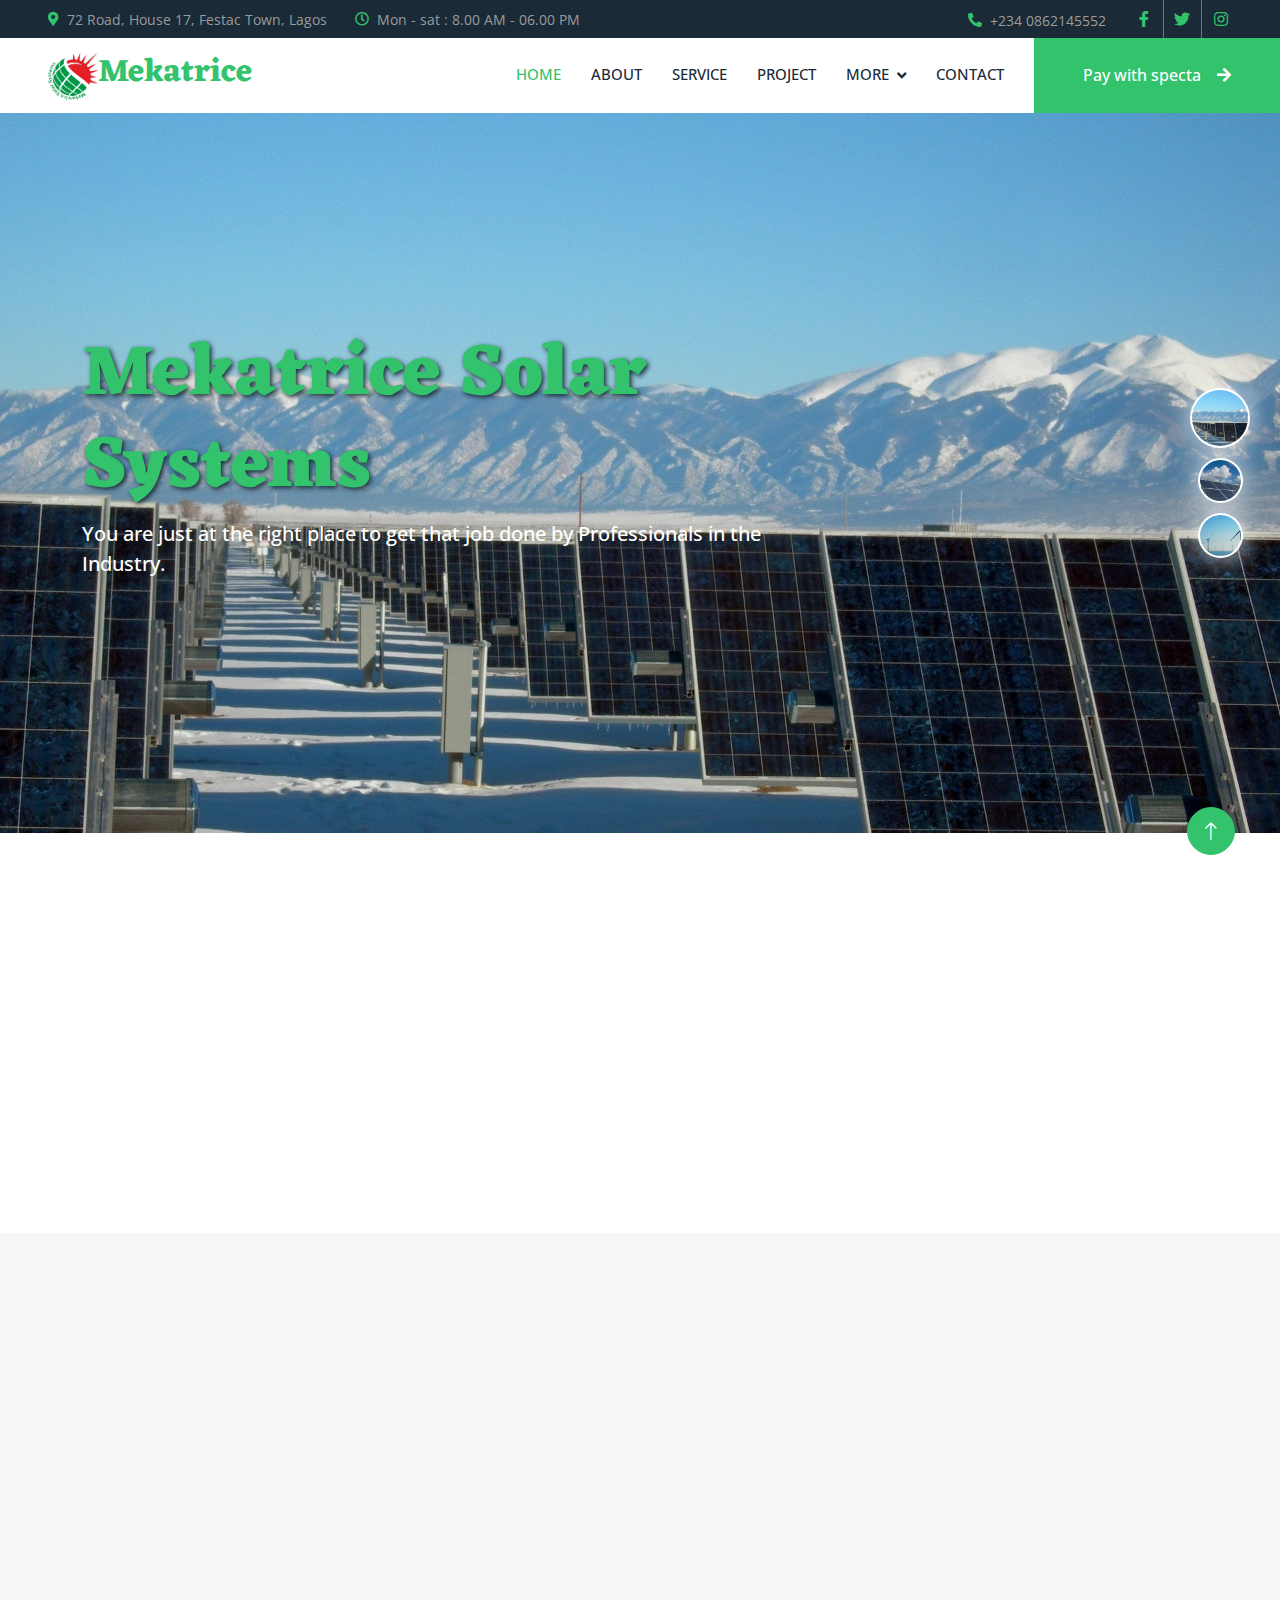
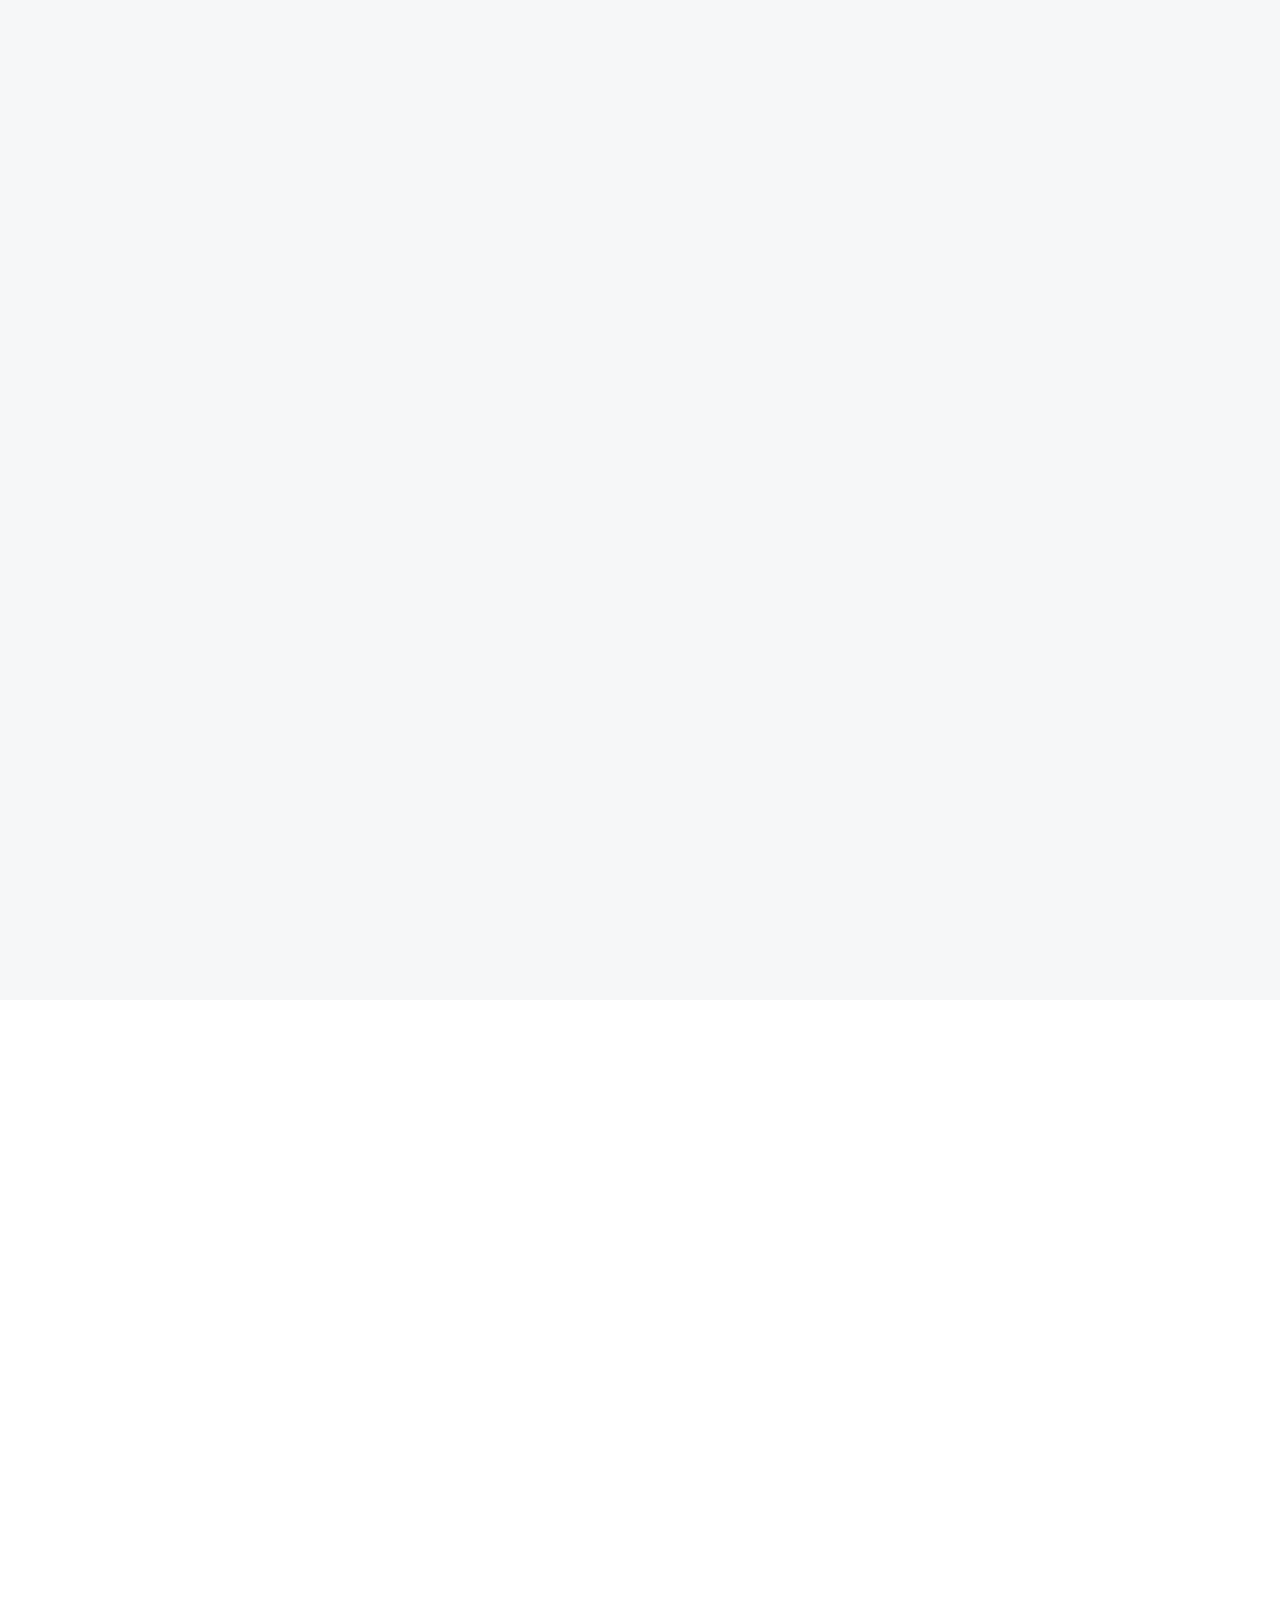
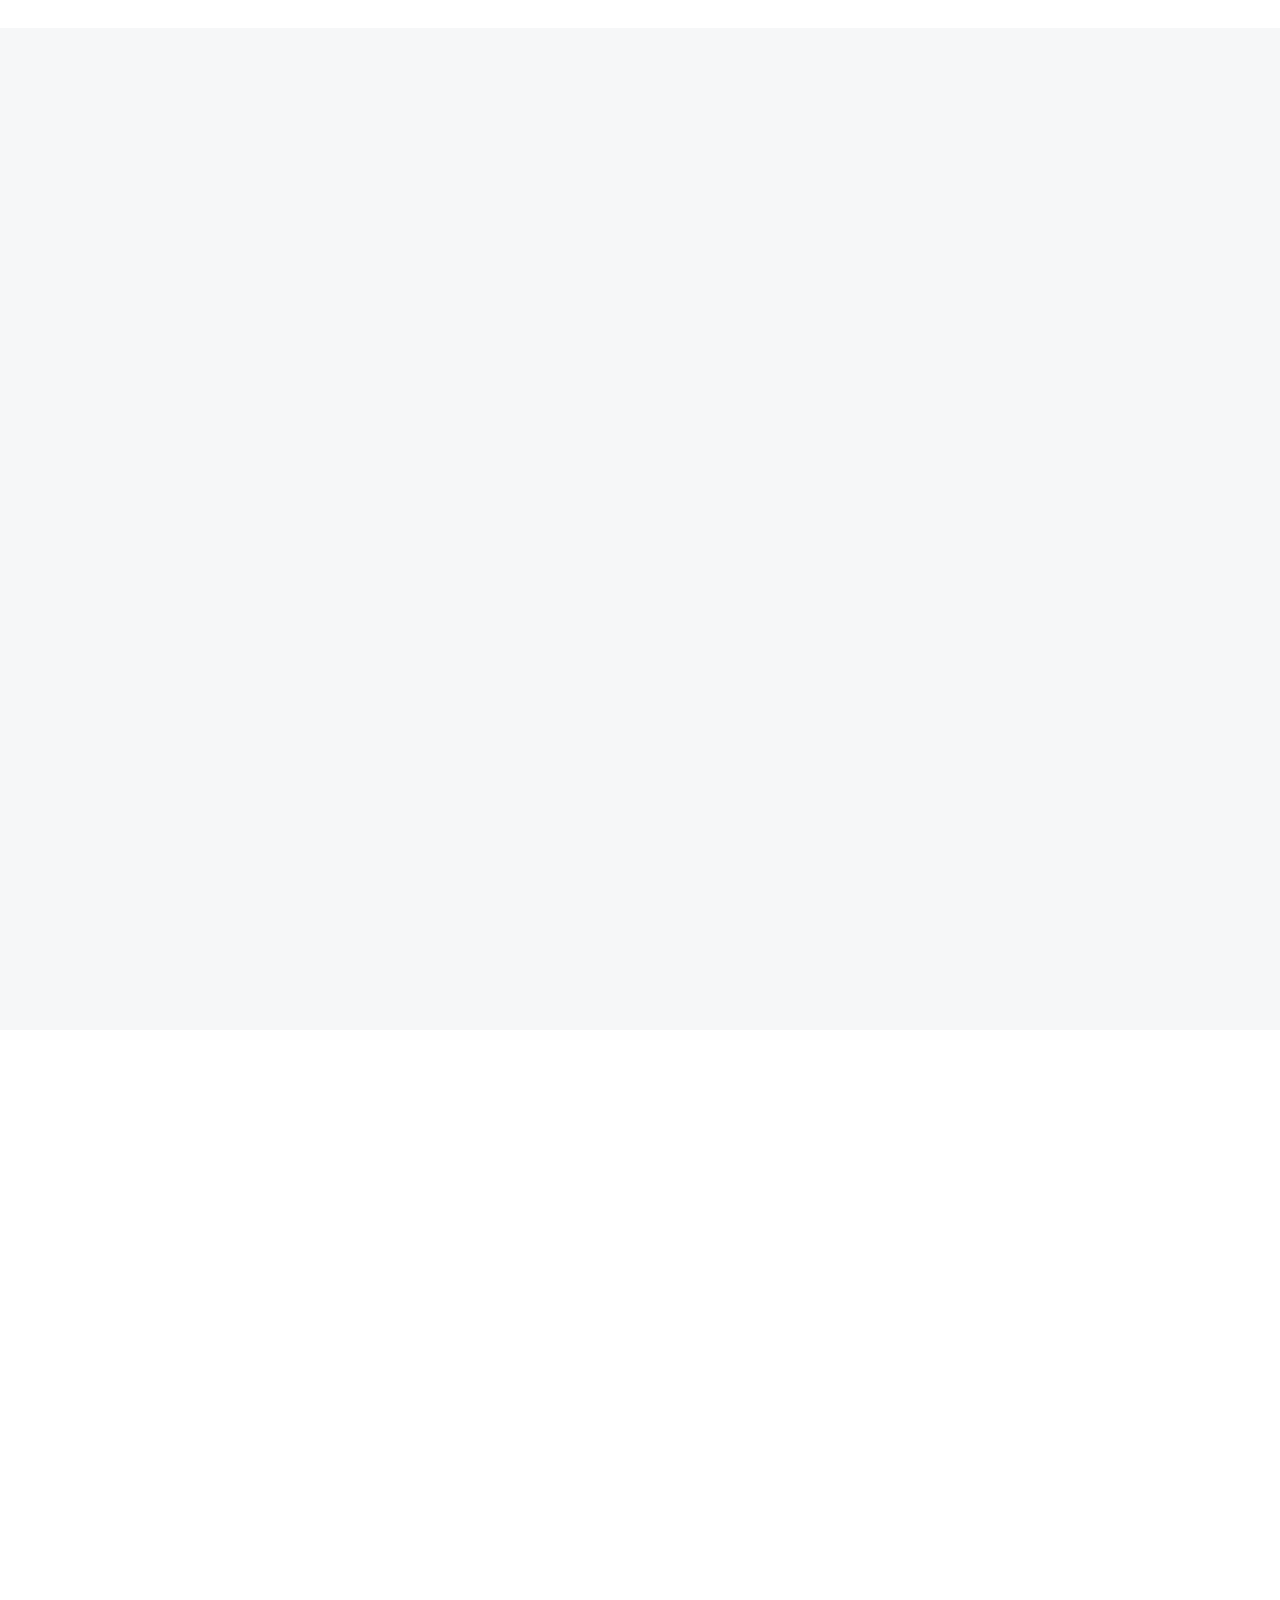
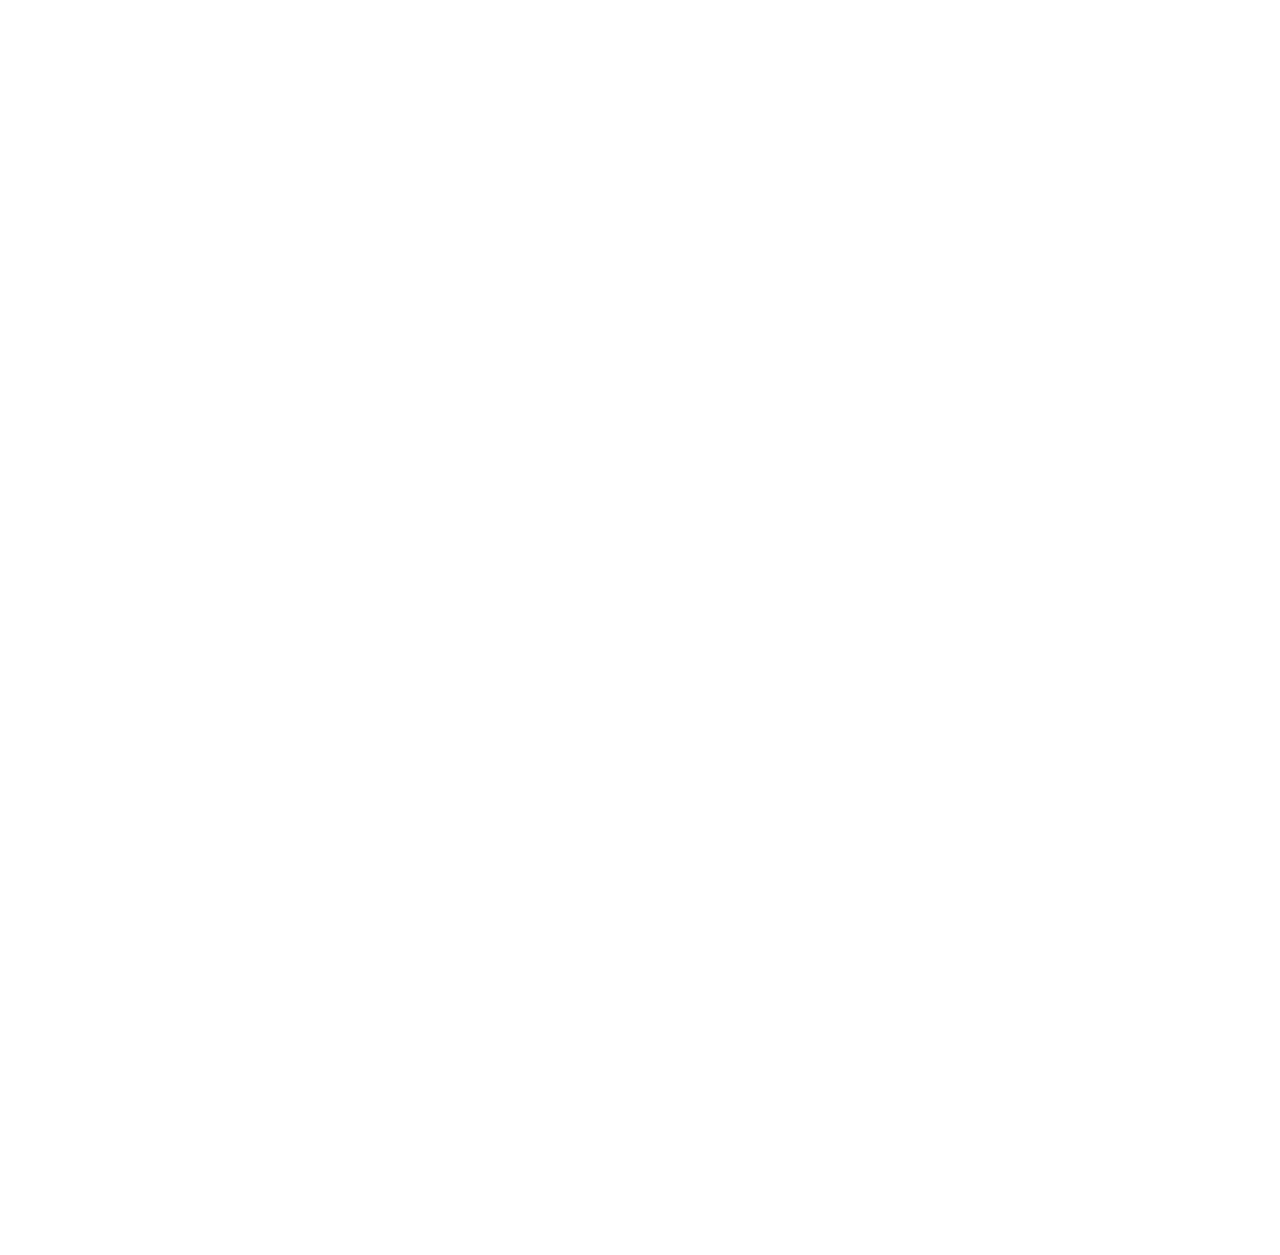
<file: index.html>
<!DOCTYPE html>
<html lang="en">

<head>
    <meta charset="utf-8">
    <title>Mekatrice - Solar and Renewable Energy</title>
    <meta content="width=device-width, initial-scale=1.0" name="viewport">
    <meta content="" name="Solar system, solar, solar panel, csp, renewable energy, solar lights, mekatrice, mekatrice solar, mekatrice solar system, solar charger, solar cell, inverter, solar companies in nigeria, nigeria solar companies, nigeria solar company, best solar company in nigeria, solar company in lagos, lagos solar company.">
    <meta content="" name="9ja number 1 solar company you can trust. Get highly durable and quality solar installation in your home by mekatrice solar system.">

    <!-- Favicon -->
    <link href="logo.png" rel="icon">

    <!-- Google Web Fonts -->
    <link rel="preconnect" href="https://fonts.googleapis.com">
    <link rel="preconnect" href="https://fonts.gstatic.com" crossorigin>
    <link href="https://fonts.googleapis.com/css2?family=Open+Sans:wght@400;500&family=Roboto:wght@500;700;900&display=swap" rel="stylesheet"> 
    <link rel="preconnect" href="https://fonts.googleapis.com">
    <link rel="preconnect" href="https://fonts.gstatic.com" crossorigin>
    <link href="https://fonts.googleapis.com/css2?family=Eczar&display=swap" rel="stylesheet">

    <!-- Icon Font Stylesheet -->
    <link href="https://cdnjs.cloudflare.com/ajax/libs/font-awesome/5.10.0/css/all.min.css" rel="stylesheet">
    <link href="https://cdn.jsdelivr.net/npm/bootstrap-icons@1.4.1/font/bootstrap-icons.css" rel="stylesheet">

    <!-- Libraries Stylesheet -->
    <link href="lib/animate/animate.min.css" rel="stylesheet">
    <link href="lib/owlcarousel/assets/owl.carousel.min.css" rel="stylesheet">
    <link href="lib/lightbox/css/lightbox.min.css" rel="stylesheet">

    <!-- Customized Bootstrap Stylesheet -->
    <link href="css/bootstrap.min.css" rel="stylesheet">

    <!-- Template Stylesheet -->
    <link href="css/style.css" rel="stylesheet">
</head>

<body>
    <!-- Spinner Start -->
    <div id="spinner" class="show bg-white position-fixed translate-middle w-100 vh-100 top-50 start-50 d-flex align-items-center justify-content-center">
        <div class="spinner-border text-primary" style="width: 3rem; height: 3rem;" role="status">
            <span class="sr-only">Loading...</span>
        </div>
    </div>
    <!-- Spinner End -->


    <!-- Topbar Start -->
    <div class="container-fluid bg-dark p-0">
        <div class="row gx-0 d-none d-lg-flex">
            <div class="col-lg-7 px-5 text-start">
                <div class="h-100 d-inline-flex align-items-center me-4">
                    <small class="fa fa-map-marker-alt text-primary me-2"></small>
                    <small>72 Road, House 17, Festac Town, Lagos</small>
                </div>
                <div class="h-100 d-inline-flex align-items-center">
                    <small class="far fa-clock text-primary me-2"></small>
                    <small>Mon - sat : 8.00 AM - 06.00 PM</small>
                </div>
            </div>
            <div class="col-lg-5 px-5 text-end">
                <div class="h-100 d-inline-flex align-items-center me-4">
                    <small class="fa fa-phone-alt text-primary me-2"></small>
                    <small>+234 0862145552</small>
                </div>
                <div class="h-100 d-inline-flex align-items-center mx-n2">
                    <a class="btn btn-square btn-link rounded-0 border-0 border-end border-secondary" href="https://www.facebook.com/mekatricesolarsystems"><i class="fab fa-facebook-f"></i></a>
                    <a class="btn btn-square btn-link rounded-0 border-0 border-end border-secondary" href="https://twitter.com/Mekatricesolar?t=bTSNY7cfKp7Juy4iI0xN5g&s=09"><i class="fab fa-twitter"></i></a>
                   <!--- <a class="btn btn-square btn-link rounded-0 border-0 border-end border-secondary" href=""><i class="fab fa-linkedin-in"></i></a>-->
                    <a class="btn btn-square btn-link rounded-0" href="https://www.instagram.com/mekatricesolarsystem?igshid=YmMyMTA2M2Y="><i class="fab fa-instagram"></i></a>
                </div>
            </div>
        </div>
    </div>
    <!-- Topbar End -->


    <!-- Navbar Start -->
    <nav class="navbar navbar-expand-lg bg-white navbar-light sticky-top p-0">
        <a href="index.html" class="navbar-brand d-flex align-items-center px-4 px-lg-5">
            <img src="logo.png" alt="Mekatrice Logo">
            <h2 class="m-o text-primary"><span style="font-family: 'Eczar', serif;">Mekatrice<br></span></h2>
        </a>
        <button type="button" class="navbar-toggler me-4" data-bs-toggle="collapse" data-bs-target="#navbarCollapse">
            <span class="navbar-toggler-icon"></span>
        </button>
        <div class="collapse navbar-collapse" id="navbarCollapse">
            <div class="navbar-nav ms-auto p-4 p-lg-0">
                <a href="index.html" class="nav-item nav-link active">Home</a>
                <a href="about.html" class="nav-item nav-link">About</a>
                <a href="service.html" class="nav-item nav-link">Service</a>
                <a href="project.html" class="nav-item nav-link">Project</a>
                <div class="nav-item dropdown">
                    <a href="#" class="nav-link dropdown-toggle" data-bs-toggle="dropdown">More</a>
                    <div class="dropdown-menu bg-light m-0">
                        <a href="feature.html" class="dropdown-item">Feature</a>
                        <a href="quote.html" class="dropdown-item">FAQ</a>
                        <a href="team.html" class="dropdown-item">Our Team</a>
                        <a href="testimonial.html" class="dropdown-item">Testimonial</a>
                        <a href="pay.html" class="dropdown-item">Pay with specta</a>
                        <a href="packages.html" class="dropdown-item">packages</a>
                    </div>
                </div>
                <a href="contact.html" class="nav-item nav-link">Contact</a>
            </div>
            <a href="pay.html" class="btn btn-primary rounded-0 py-4 px-lg-5 d-none d-lg-block">Pay with specta<i class="fa fa-arrow-right ms-3"></i></a>
        </div>
    </nav>
    <!-- Navbar End -->


    <!-- Carousel Start -->
    <div class="container-fluid p-0 pb-5 wow fadeIn" data-wow-delay="0.1s">
        <div class="owl-carousel header-carousel position-relative">
            <div class="owl-carousel-item position-relative" data-dot="<img src='img/carousel-1.jpg'>">
                <img class="img-fluid" src="img/carousel-1.jpg" alt="">
                <div class="owl-carousel-inner">
                    <div class="container">
                        <div class="row justify-content-start">
                            <div class="col-10 col-lg-8">
                                <h1 class="display-2 text-white animated slideInDown"><span style="font-family: 'Eczar', serif; color: #32C36C; text-shadow:2px 2px 5px #1A2A36;">Mekatrice Solar Systems</span></h1>
                                <p class="fs-5 fw-medium text-white mb-4 pb-3">You are just at the right place to get that job done by Professionals in the Industry.</p>
                            </div>
                        </div>
                    </div>
                </div>
            </div>
            <div class="owl-carousel-item position-relative" data-dot="<img src='img/carousel-2.jpg'>">
                <img class="img-fluid" src="img/carousel-2.jpg" alt="">
                <div class="owl-carousel-inner">
                    <div class="container">
                        <div class="row justify-content-start">
                            <div class="col-10 col-lg-8">
                                <h1 class="display-2 text-white animated slideInDown"><span style="font-family: 'Eczar', serif; color:#32C36C; text-shadow:2px 2px 5px #1A2A36;">Mekatrice Solar Systems</span></h1>
                                <p class="fs-5 fw-medium text-white mb-4 pb-3">Building the society for a better future.</p>
    
                            </div>
                        </div>
                    </div>
                </div>
            </div>
            <div class="owl-carousel-item position-relative" data-dot="<img src='img/carousel-3.jpg'>">
                <img class="img-fluid" src="img/carousel-3.jpg" alt="">
                <div class="owl-carousel-inner">
                    <div class="container">
                        <div class="row justify-content-start">
                            <div class="col-10 col-lg-8">
                                <h1 class="display-2 text-white animated slideInDown"><span style="font-family: 'Eczar', serif; color: #32C36C; text-shadow:2px 2px 5px #1A2A36;">Mekatrice Solar Systems</span></h1>
                                <p class="fs-5 fw-medium text-white mb-4 pb-3">With the best and highly skilled workers at your services.</p>
                                <a href="about.html" class="btn btn-primary rounded-pill py-3 px-5 animated slideInLeft">Read More</a>
                            </div>
                        </div>
                    </div>
                </div>
            </div>
        </div>
    </div>
    <!-- Carousel End -->


    <!-- Feature Start -->
    <div class="container-xxl py-5">
        <div class="container">
            <div class="row g-5">
                <div class="col-md-6 col-lg-3 wow fadeIn" data-wow-delay="0.2s">
                    <div class="d-flex align-items-center mb-4">
                        <div class="btn-lg-square bg-primary rounded-circle me-3">
                            <i class="fa fa-users text-white"></i>
                        </div>
                        <h1 class="mb-0" data-toggle="counter-up">453</h1>
                    </div>
                    <h5 class="mb-3">Happy Customers</h5>
                    <span>We go extra miles just for the satisfaction of our customers</span>
                </div>
                <div class="col-md-6 col-lg-3 wow fadeIn" data-wow-delay="0.3s">
                    <div class="d-flex align-items-center mb-4">
                        <div class="btn-lg-square bg-primary rounded-circle me-3">
                            <i class="fa fa-check text-white"></i>
                        </div>
                        <h1 class="mb-0" data-toggle="counter-up">234</h1>
                    </div>
                    <h5 class="mb-3">Project Done</h5>
                    <span>With our trained and professional personnels who carry out different scale projects anywhere. </span>
                </div>
                <div class="col-md-6 col-lg-3 wow fadeIn" data-wow-delay="0.5s">
                    <div class="d-flex align-items-center mb-4">
                        <div class="btn-lg-square bg-primary rounded-circle me-3">
                            <i class="fa fa-award text-white"></i>
                        </div>
                        <h1 class="mb-0" data-toggle="counter-up">12</h1>
                    </div>
                    <h5 class="mb-3">Awards Won</h5>
                    <span>Our reputation is our pride.</span>
                </div>
                <div class="col-md-6 col-lg-3 wow fadeIn" data-wow-delay="0.7s">
                    <div class="d-flex align-items-center mb-4">
                        <div class="btn-lg-square bg-primary rounded-circle me-3">
                            <i class="fa fa-users-cog text-white"></i>
                        </div>
                        <h1 class="mb-0" data-toggle="counter-up">31</h1>
                    </div>
                    <h5 class="mb-3">Expert Workers</h5>
                    <span>Skilled expert workers that renders top notch services.</span>
                </div>
            </div>
        </div>
    </div>
    <!-- Feature Start -->


    <!-- About Start -->
    <div class="container-fluid bg-light overflow-hidden my-5 px-lg-0">
        <div class="container about px-lg-0">
            <div class="row g-0 mx-lg-0">
                <div class="col-lg-6 ps-lg-0 wow fadeIn" data-wow-delay="0.1s" style="min-height: 400px;">
                    <div class="position-relative h-100">
                        <img class="position-absolute img-fluid w-100 h-100" src="img/mekatrice-3.jpg" style="object-fit: cover;" alt="">
                    </div>
                </div>
                <div class="col-lg-6 about-text py-5 wow fadeIn" data-wow-delay="0.5s">
                    <div class="p-lg-5 pe-lg-0">
                        <h6 class="text-primary">About Us</h6>
                        <h1 class="mb-4">10+ Years Experience In Solar & Renewable Energy Industry</h1>
                        <p>Mekatrice Solar System is a subsidiary of Mekatrice group with over a decade providing credible energy solutions; whether you are a consumer who wants to save on energy bills and enjoy more power/ energy or a Renewable Energy Solutions provider looking to grow your business, Mekatrice Solar System has a well tailor-made solution for your budget.We believe everyone is entitled to a clean, lasting, replicable energy and safe environment.<h3>Our Promise of better living</h3>
                            We will help you replace hazardous and expensive fuel generators and lanterns with modern solar electricity that can power lights, televisions, mobile phones, fans, computers, blenders, fridges, and other electronic devices- giving you a better living and a healthy environment.
                            We maintain some of the most robust financials in the industry and are consistently ranked as one of the most bankable solar solution providers.
                            To make this dream of a greener Nigeria come through, Mekatrice Solar System as one of the top ranking solar energy providers in Nigeria has made it possible by partnering with reputable Renewable Energy organizations and expatriate engineers to deliver quality and efficient energy systems that provide clean and steady electricity to your home, office, company, or business premises
                            We are working towards helping the average and low-income earners enjoy the benefits of solar energy; hence we have partnered with a reputable financial institution in Nigeria to offer you flexible, accessible, and affordable ways to pay on the go for electricity using any innovative financing options available on our platform.
                            You have the recourse to choose any that matches your budget and enjoy while you pay on the go.
                            .</p>
                            <p>We are into wholesale and retail sales of virtually all solar system components(panels, batteries, inverters, charge controllers etc) from a handful of top manufacturing brands.
                            </p>
                         <p><i class="fa fa-check-circle text-primary me-3"></i>Design and installation</p>
                        <p><i class="fa fa-check-circle text-primary me-3"></i>Sales and Servicing</p>
                        <p><i class="fa fa-check-circle text-primary me-3"></i>Training</p>
                        <a href="service.html" class="btn btn-primary rounded-pill py-3 px-5 mt-3">Explore More</a>
                    </div>
                </div>
            </div>
        </div>
    </div>
    <!-- About End -->


    <!-- Service Start -->
    <div class="container-xxl py-5">
        <div class="container">
            <div class="text-center mx-auto mb-5 wow fadeInUp" data-wow-delay="0.1s" style="max-width: 600px;">
                <h6 class="text-primary">Our Services</h6>
                <h1 class="mb-4">We Are Pioneers In The World Of Renewable Energy</h1>
            </div>
            <div class="row g-4">
                <div class="col-md-6 col-lg-4 wow fadeInUp" data-wow-delay="0.1s">
                    <div class="service-item rounded overflow-hidden">
                        <img class="img-fluid" src="img/img-600x400-1.jpg" alt="">
                        <div class="position-relative p-4 pt-0">
                            <div class="service-icon">
                                <i class="fa fa-solar-panel fa-3x"></i>
                            </div>
                            <h4 class="mb-3">Solar Panels</h4>
                            <p>We deliver the best services in solar panel installation with quality and durable products.</p>
                        </div>
                    </div>
                </div>
                <div class="col-md-6 col-lg-4 wow fadeInUp" data-wow-delay="0.3s">
                    <div class="service-item rounded overflow-hidden">
                        <img class="img-fluid" src="img/img-600x400-2.jpg" alt="">
                        <div class="position-relative p-4 pt-0">
                            <div class="service-icon">
                                <i class="fa fa-box fa-3x"></i>
                            </div>
                            <h4 class="mb-3">Solar batteries</h4>
                            <p>checkout our packages page to get the number of durable batteries that'll suit your home.</p>
                        </div>
                    </div>
                </div>
                <div class="col-md-6 col-lg-4 wow fadeInUp" data-wow-delay="0.5s">
                    <div class="service-item rounded overflow-hidden">
                        <img class="img-fluid" src="img/img-600x400-3.jpg" alt="">
                        <div class="position-relative p-4 pt-0">
                            <div class="service-icon">
                                <i class="fa fa-lightbulb fa-3x"></i>
                            </div>
                            <h4 class="mb-3">Solar Street Light</h4>
                            <p>We install the best solar street light that will light up your environment.</p>
                        </div>
                    </div>
                </div>
            </div>
        </div>
    </div>
    <!-- Service End -->


    <!-- Feature Start -->
    <div class="container-fluid bg-light overflow-hidden my-5 px-lg-0">
        <div class="container feature px-lg-0">
            <div class="row g-0 mx-lg-0">
                <div class="col-lg-6 feature-text py-5 wow fadeIn" data-wow-delay="0.1s">
                    <div class="p-lg-5 ps-lg-0">
                        <h6 class="text-primary">Why Choose Us!</h6>
                        <h1 class="mb-4">Complete Commercial & Residential Solar Systems</h1>
                        <p class="mb-4 pb-2"><h4>Timely delivery</h4> We keep to our words: we deliver products and projects in scheduled time nationwide and are true to the terms of our warranty.</p>
                        <p class="mb-4 pb-2"><h4>Better Information</h4>Being informed and staying informed saves a lot of stress and possible wastages. At Mekatrice we give detailed and concise information on any of our products/services requested and also make recommendations on the most apt option available to you, with due consideration to your budget.</p>
                        <p class="mb-4 pb-2"><h4>Optimized Installation</h4>Given the high initial investment cost of solar, it is important that your system is well optimized to account for every watt-power and thus guarantee faster ROI. When you have the Mekatrice tech team design and install your system, optimization is guaranteed.</p>
                        <div class="row g-4">
                            <div class="col-6">
                                <div class="d-flex align-items-center">
                                    <div class="btn-lg-square bg-primary rounded-circle">
                                        <i class="fa fa-check text-white"></i>
                                    </div>
                                    <div class="ms-4">
                                        <p class="mb-0">Quality</p>
                                        <h5 class="mb-0">Services</h5>
                                    </div>
                                </div>
                            </div>
                            <div class="col-6">
                                <div class="d-flex align-items-center">
                                    <div class="btn-lg-square bg-primary rounded-circle">
                                        <i class="fa fa-user-check text-white"></i>
                                    </div>
                                    <div class="ms-4">
                                        <p class="mb-0">Expert</p>
                                        <h5 class="mb-0">Workers</h5>
                                    </div>
                                </div>
                            </div>
                            <div class="col-6">
                                <div class="d-flex align-items-center">
                            
                                    <div class="ms-4">
                                        <p class="mb-0">Free</p>
                                        <h5 class="mb-0">Consultation</h5>
                                    </div>
                                </div>
                            </div>
                            <div class="col-6">
                                <div class="d-flex align-items-center">
                                    <div class="btn-lg-square bg-primary rounded-circle">
                                        <i class="fa fa-headphones text-white"></i>
                                    </div>
                                    <div class="ms-4">
                                        <p class="mb-0">Customer</p>
                                        <h5 class="mb-0">Support</h5>
                                    </div>
                                </div>
                            </div>
                        </div>
                    </div>
                </div>
                <div class="col-lg-6 pe-lg-0 wow fadeIn" data-wow-delay="0.5s" style="min-height: 400px;">
                    <div class="position-relative h-100">
                        <img class="position-absolute img-fluid w-100 h-100" src="img/feature.jpg" style="object-fit: cover;" alt="">
                    </div>
                </div>
            </div>
        </div>
    </div>
    <!-- Feature End -->


    <!-- Projects Start -->
    <div class="container-xxl py-5">
        <div class="container">
            <div class="text-center mx-auto mb-5 wow fadeInUp" data-wow-delay="0.1s" style="max-width: 600px;">
                <h6 class="text-primary">Our Projects</h6>
                <h1 class="mb-4">Visit Our Latest Solar And Renewable Energy Projects</h1>
            </div>
            <div class="row mt-n2 wow fadeInUp" data-wow-delay="0.3s">
                <div class="col-12 text-center">
                    <ul class="list-inline mb-5" id="portfolio-flters">
                        <li class="mx-2 active" data-filter="*">All</li>
                        <li class="mx-2" data-filter=".first">Solar Panels</li>
                        <li class="mx-2" data-filter=".second">Inverters</li>
                        <li class="mx-2" data-filter=".third">Solar street Lights</li>
                    </ul>
                </div>
            </div>
            <div class="row g-4 portfolio-container wow fadeInUp" data-wow-delay="0.5s">
                <div class="col-lg-4 col-md-6 portfolio-item first">
                    <div class="portfolio-img rounded overflow-hidden">
                        <img class="img-fluid" src="img/mekatrice-4 (1).jpg" alt="mekatrice solar projects">
                        <div class="portfolio-btn">
                            <a class="btn btn-lg-square btn-outline-light rounded-circle mx-1" href="img/mekatrice-4 (1).jpg" data-lightbox="portfolio"><i class="fa fa-eye"></i></a>
                            
                        </div>
                    </div>
                    <div class="pt-3">
                        <p class="text-primary mb-0">Solar Panels</p>
                        <hr class="text-primary w-25 my-2">
                        <h5 class="lh-base">We Are pioneers of solar & renewable energy industry</h5>
                    </div>
                </div>
                <div class="col-lg-4 col-md-6 portfolio-item second">
                    <div class="portfolio-img rounded overflow-hidden">
                        <img class="img-fluid" src="img/img-600x400-5.jpg" alt="">
                        <div class="portfolio-btn">
                            <a class="btn btn-lg-square btn-outline-light rounded-circle mx-1" href="img/img-600x400-5.jpg" data-lightbox="portfolio"><i class="fa fa-eye"></i></a>
                        
                        </div>
                    </div>
                    <div class="pt-3">
                        <p class="text-primary mb-0">Inverters</p>
                        <hr class="text-primary w-25 my-2">
                        <h5 class="lh-base">We Are pioneers of solar & renewable energy industry</h5>
                    </div>
                </div>
                <div class="col-lg-4 col-md-6 portfolio-item third">
                    <div class="portfolio-img rounded overflow-hidden">
                        <img class="img-fluid" src="img/mekatrice-2.jpg" alt="mekatrice solar systems">
                        <div class="portfolio-btn">
                            <a class="btn btn-lg-square btn-outline-light rounded-circle mx-1" href="img/mekatrice-2.jpg" data-lightbox="portfolio"><i class="fa fa-eye"></i></a>
                       
                        </div>
                    </div>
                    <div class="pt-3">
                        <p class="text-primary mb-0">Solar street Light</p>
                        <hr class="text-primary w-25 my-2">
                        <h5 class="lh-base">We Are pioneers of solar & renewable energy industry</h5>
                    </div>
                </div>
                <div class="col-lg-4 col-md-6 portfolio-item first">
                    <div class="portfolio-img rounded overflow-hidden">
                        <img class="img-fluid" src="img/mekatrice-3.jpg" alt="">
                        <div class="portfolio-btn">
                            <a class="btn btn-lg-square btn-outline-light rounded-circle mx-1" href="img/mekatrice-3.jpg" data-lightbox="portfolio"><i class="fa fa-eye"></i></a>
                    
                        </div>
                    </div>
                    <div class="pt-3">
                        <p class="text-primary mb-0">Solar Panels</p>
                        <hr class="text-primary w-25 my-2">
                        <h5 class="lh-base">We Are pioneers of solar & renewable energy industry</h5>
                    </div>
                </div>
                <div class="col-lg-4 col-md-6 portfolio-item second">
                    <div class="portfolio-img rounded overflow-hidden">
                        <img class="img-fluid" src="img/img-600x400-2.jpg" alt="">
                        <div class="portfolio-btn">
                            <a class="btn btn-lg-square btn-outline-light rounded-circle mx-1" href="img/img-600x400-2.jpg" data-lightbox="portfolio"><i class="fa fa-eye"></i></a>
                        
                        </div>
                    </div>
                    <div class="pt-3">
                        <p class="text-primary mb-0">Inverters</p>
                        <hr class="text-primary w-25 my-2">
                        <h5 class="lh-base">We Are pioneers of solar & renewable energy industry</h5>
                    </div>
                </div>
                <div class="col-lg-4 col-md-6 portfolio-item third">
                    <div class="portfolio-img rounded overflow-hidden">
                        <img class="img-fluid" src="img/img-600x400-1.jpg" alt="">
                        <div class="portfolio-btn">
                            <a class="btn btn-lg-square btn-outline-light rounded-circle mx-1" href="img/img-600x400-1.jpg" data-lightbox="portfolio"><i class="fa fa-eye"></i></a>
                         
                        </div>
                    </div>
                </div>    
            </div>
        </div>
    </div>
    <!-- Projects End -->


    <!-- Quote Start -->
 <!--   <div class="container-fluid bg-light overflow-hidden my-5 px-lg-0">
        <div class="container quote px-lg-0">
            <div class="row g-0 mx-lg-0">
                <div class="col-lg-6 ps-lg-0 wow fadeIn" data-wow-delay="0.1s" style="min-height: 400px;">
                    <div class="position-relative h-100">
                        <img class="position-absolute img-fluid w-100 h-100" src="img/quote.jpg" style="object-fit: cover;" alt="">
                    </div>
                </div>
                <div class="col-lg-6 quote-text py-5 wow fadeIn" data-wow-delay="0.5s">
                    <div class="p-lg-5 pe-lg-0">
                        <h6 class="text-primary">Free Quote</h6>
                        <h1 class="mb-4">Get A Free Quote</h1>
                        <p class="mb-4 pb-2">Tempor erat elitr rebum at clita. Diam dolor diam ipsum sit. Aliqu diam amet diam et eos. Clita erat ipsum et lorem et sit, sed stet lorem sit clita duo justo erat amet</p>
                        <form>
                            <div class="row g-3">
                                <div class="col-12 col-sm-6">
                                    <input type="text" class="form-control border-0" placeholder="Your Name" style="height: 55px;">
                                </div>
                                <div class="col-12 col-sm-6">
                                    <input type="email" class="form-control border-0" placeholder="Your Email" style="height: 55px;">
                                </div>
                                <div class="col-12 col-sm-6">
                                    <input type="text" class="form-control border-0" placeholder="Your Mobile" style="height: 55px;">
                                </div>
                                <div class="col-12 col-sm-6">
                                    <select class="form-select border-0" style="height: 55px;">
                                        <option selected>Select A Service</option>
                                        <option value="1">Service 1</option>
                                        <option value="2">Service 2</option>
                                        <option value="3">Service 3</option>
                                    </select>
                                </div>
                                <div class="col-12">
                                    <textarea class="form-control border-0" placeholder="Special Note"></textarea>
                                </div>
                                <div class="col-12">
                                    <button class="btn btn-primary rounded-pill py-3 px-5" type="submit">Submit</button>
                                </div>
                            </div>
                        </form>
                    </div>
                </div>
            </div>
        </div>
    </div>
    <!-- Quote End -->



    <!-- Testimonial Start -->
    <div class="container-xxl py-5">
        <div class="container">
            <div class="text-center mx-auto mb-5 wow fadeInUp" data-wow-delay="0.1s" style="max-width: 600px;">
                <h6 class="text-primary">Testimonial</h6>
                <h1 class="mb-4">What Our Clients Say!</h1>
            </div>
            <div class="owl-carousel testimonial-carousel wow fadeInUp" data-wow-delay="0.1s">
                <div class="testimonial-item text-center">
                    <div class="testimonial-img position-relative">
                        <img class="img-fluid rounded-circle mx-auto mb-5" src="img/testimonial-1.jpg">
                        <div class="btn-square bg-primary rounded-circle">
                            <i class="fa fa-quote-left text-white"></i>
                        </div>
                    </div>
                    <div class="testimonial-text text-center rounded p-4">
                        <p>Clita clita tempor justo dolor ipsum amet kasd amet duo justo duo duo labore sed sed. Magna ut diam sit et amet stet eos sed clita erat magna elitr erat sit sit erat at rebum justo sea clita.</p>
                        <h5 class="mb-1">Client Name</h5>
                        <span class="fst-italic">Profession</span>
                    </div>
                </div>
                <div class="testimonial-item text-center">
                    <div class="testimonial-img position-relative">
                        <img class="img-fluid rounded-circle mx-auto mb-5" src="img/testimonial-2.jpg">
                        <div class="btn-square bg-primary rounded-circle">
                            <i class="fa fa-quote-left text-white"></i>
                        </div>
                    </div>
                    <div class="testimonial-text text-center rounded p-4">
                        <p>Clita clita tempor justo dolor ipsum amet kasd amet duo justo duo duo labore sed sed. Magna ut diam sit et amet stet eos sed clita erat magna elitr erat sit sit erat at rebum justo sea clita.</p>
                        <h5 class="mb-1">Client Name</h5>
                        <span class="fst-italic">Profession</span>
                    </div>
                </div>
                <div class="testimonial-item text-center">
                    <div class="testimonial-img position-relative">
                        <img class="img-fluid rounded-circle mx-auto mb-5" src="img/testimonial-3.jpg">
                        <div class="btn-square bg-primary rounded-circle">
                            <i class="fa fa-quote-left text-white"></i>
                        </div>
                    </div>
                    <div class="testimonial-text text-center rounded p-4">
                        <p>Clita clita tempor justo dolor ipsum amet kasd amet duo justo duo duo labore sed sed. Magna ut diam sit et amet stet eos sed clita erat magna elitr erat sit sit erat at rebum justo sea clita.</p>
                        <h5 class="mb-1">Client Name</h5>
                        <span class="fst-italic">Profession</span>
                    </div>
                </div>
            </div>
        </div>
    </div>
    <!-- Testimonial End -->


    <!-- Footer Start -->
    <div class="container-fluid bg-dark text-body footer mt-5 pt-5 wow fadeIn" data-wow-delay="0.1s">
        <div class="container py-5">
            <div class="row g-5">
                <div class="col-lg-3 col-md-6">
                    <h5 class="text-white mb-4">Address</h5>
                    <p class="mb-2"><i class="fa fa-map-marker-alt me-3"></i>72 Road, House 17, Festac Town, Lagos</p>
                    <p class="mb-2"><i class="fa fa-phone-alt me-3"></i>+234 862145552</p>
                    <p class="mb-2"><i class="fa fa-envelope me-3"></i>info@example.com</p>
                    <div class="d-flex pt-2">
                        <a class="btn btn-square btn-outline-light btn-social" href="https://www.instagram.com/mekatricesolarsystem?igshid=YmMyMTA2M2Y="><i class="fab fa-instagram"></i></a>
                        <a class="btn btn-square btn-outline-light btn-social" href="https://www.facebook.com/mekatricesolarsystems"><i class="fab fa-facebook-f"></i></a>
                        <a class="btn btn-square btn-outline-light btn-social" href="https://twitter.com/Mekatricesolar?t=bTSNY7cfKp7Juy4iI0xN5g&s=09"><i class="fab fa-twitter"></i></a>
                    </div>
                </div>
                <div class="col-lg-3 col-md-6">
                    <h5 class="text-white mb-4">Quick Links</h5>
                    <a class="btn btn-link" href="about.html">About Us</a>
                    <a class="btn btn-link" href="contact.html">Contact Us</a>
                    <a class="btn btn-link" href="service.html">Our Services</a>
                    <a class="btn btn-link" href="">Terms & Condition</a>
                    <a class="btn btn-link" href="">Support</a>
                </div>
                <div class="col-lg-3 col-md-6">
                    <h5 class="text-white mb-4">Project Gallery</h5>
                    <div class="row g-2">
                        <div class="col-4">
                            <img class="img-fluid rounded" src="img/mekatrice-5.jpg" alt="mekatrice solar systems">
                        </div>
                        <div class="col-4">
                            <img class="img-fluid rounded" src="img/mekatrice-2.jpg" alt="mekatrice solar systems">
                        </div>
                        <div class="col-4">
                            <img class="img-fluid rounded" src="img/mekatrice-3.jpg" alt="mekatrice solar systems">
                        </div>
                        <div class="col-4">
                            <img class="img-fluid rounded" src="logo.png" alt="mekatrice solar systems">
                        </div>
                        <div class="col-4">
                            <img class="img-fluid rounded" src="img/mekatrice office.jpg" alt="mekatrice office">
                        </div>
                        <div class="col-4">
                            <img class="img-fluid rounded" src="img/mekatrice reception.jpg" alt="mekatrice reception">
                        </div>
                    </div>
                </div>
                <div class="col-lg-3 col-md-6">
                    <h5 class="text-white mb-4">Newsletter</h5>
                    <p>subscribe To keep in touch with our Services.</p>
                    <div class="position-relative mx-auto" style="max-width: 400px;">
                        <input class="form-control border-0 w-100 py-3 ps-4 pe-5" type="text" placeholder="Your email">
                        <button type="button" class="btn btn-primary py-2 position-absolute top-0 end-0 mt-2 me-2">Subscribe</button>
                    </div>
                </div>
            </div>
        </div>
        <div class="container">
            <div class="copyright">
                <div class="row">
                    <div class="col-md-6 text-center text-md-start mb-3 mb-md-0">
                        &copy; <a href="#">Mekatrice Solar Systems</a>, All Right Reserved.
                    </div>
                    <div class="col-md-6 text-center text-md-end">
    
                    </div>
                </div>
            </div>
        </div>
    </div>
    <!-- Footer End -->


    <!-- Back to Top -->
    <a href="#" class="btn btn-lg btn-primary btn-lg-square rounded-circle back-to-top"><i class="bi bi-arrow-up"></i></a>


    <!-- JavaScript Libraries -->
    <script src="https://code.jquery.com/jquery-3.4.1.min.js"></script>
    <script src="https://cdn.jsdelivr.net/npm/bootstrap@5.0.0/dist/js/bootstrap.bundle.min.js"></script>
    <script src="lib/wow/wow.min.js"></script>
    <script src="lib/easing/easing.min.js"></script>
    <script src="lib/waypoints/waypoints.min.js"></script>
    <script src="lib/counterup/counterup.min.js"></script>
    <script src="lib/owlcarousel/owl.carousel.min.js"></script>
    <script src="lib/isotope/isotope.pkgd.min.js"></script>
    <script src="lib/lightbox/js/lightbox.min.js"></script>

    <!-- Template Javascript -->
    <script src="js/main.js"></script>
</body>

</html>
</file>
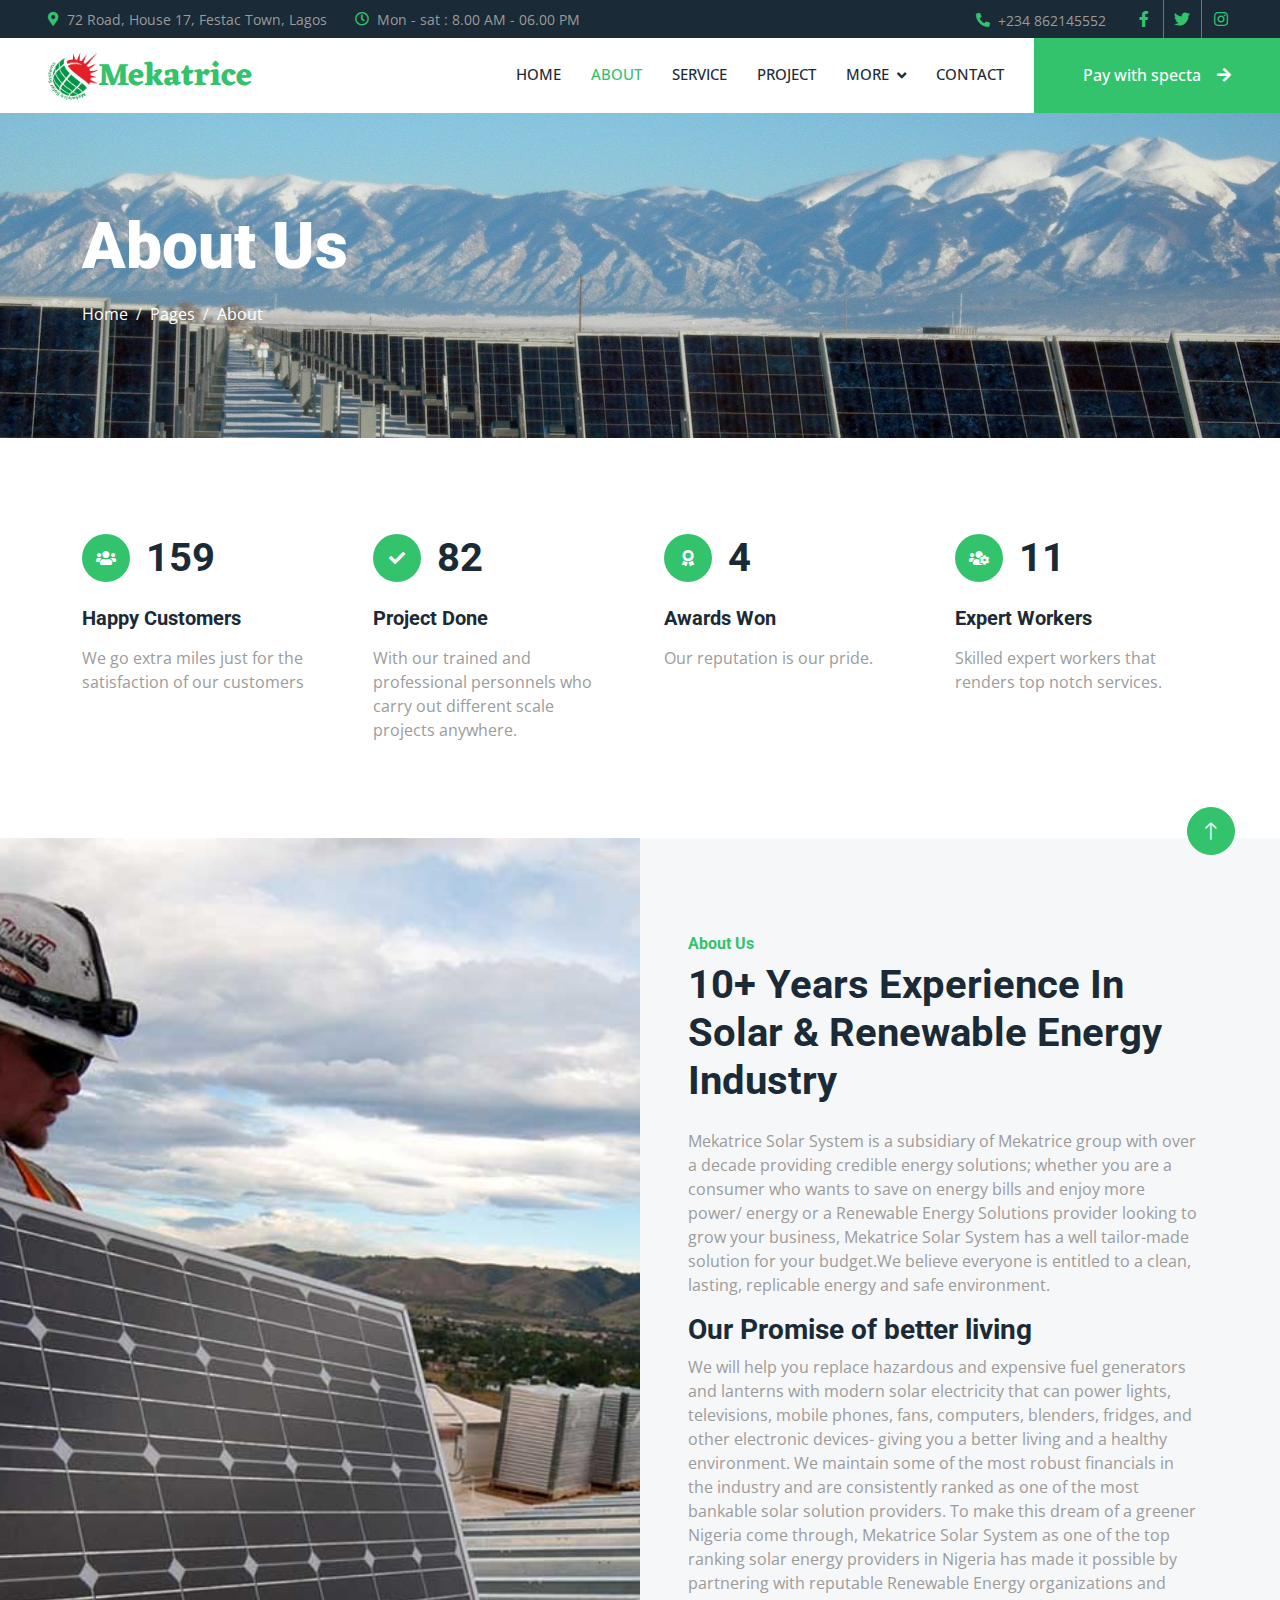
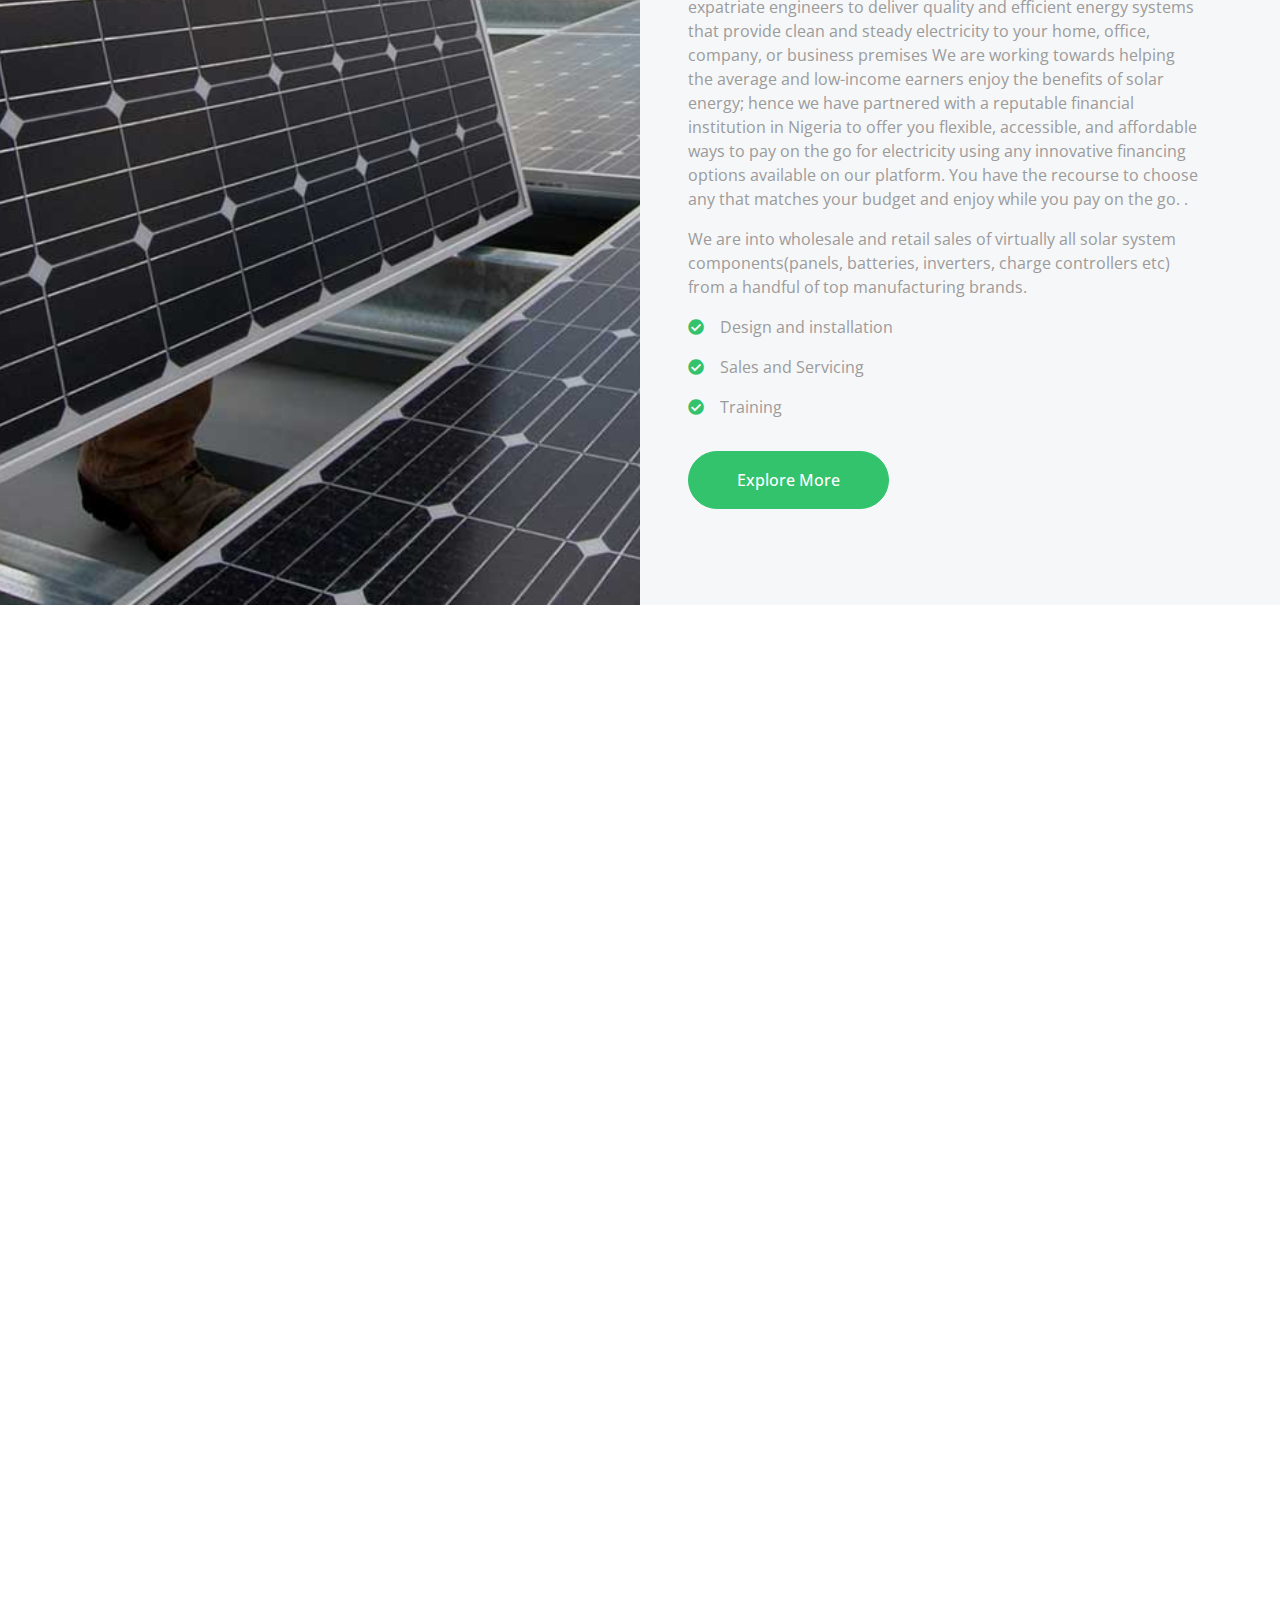
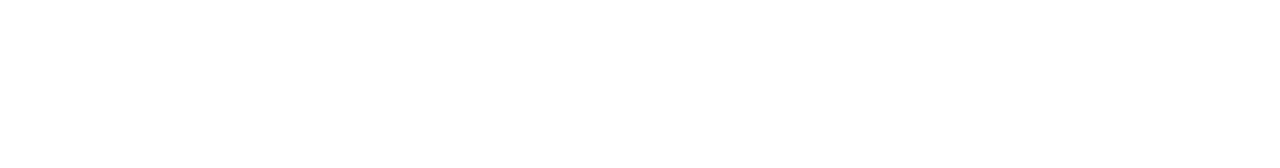
<file: about.html>
<!DOCTYPE html>
<html lang="en">

<head>
    <meta charset="utf-8">
    <title>Mekatrice - Solar and Renewable Energy</title>
    <meta content="width=device-width, initial-scale=1.0" name="viewport">
    <meta content="" name="keywords">
    <meta content="" name="description">

    <!-- Favicon -->
    <link href="logo.png" rel="icon">

    <!-- Google Web Fonts -->
    <link rel="preconnect" href="https://fonts.googleapis.com">
    <link rel="preconnect" href="https://fonts.gstatic.com" crossorigin>
    <link href="https://fonts.googleapis.com/css2?family=Open+Sans:wght@400;500&family=Roboto:wght@500;700;900&display=swap" rel="stylesheet"> 
    <link href="https://fonts.googleapis.com/css2?family=Eczar&display=swap" rel="stylesheet">

    <!-- Icon Font Stylesheet -->
    <link href="https://cdnjs.cloudflare.com/ajax/libs/font-awesome/5.10.0/css/all.min.css" rel="stylesheet">
    <link href="https://cdn.jsdelivr.net/npm/bootstrap-icons@1.4.1/font/bootstrap-icons.css" rel="stylesheet">

    <!-- Libraries Stylesheet -->
    <link href="lib/animate/animate.min.css" rel="stylesheet">
    <link href="lib/owlcarousel/assets/owl.carousel.min.css" rel="stylesheet">
    <link href="lib/lightbox/css/lightbox.min.css" rel="stylesheet">

    <!-- Customized Bootstrap Stylesheet -->
    <link href="css/bootstrap.min.css" rel="stylesheet">

    <!-- Template Stylesheet -->
    <link href="css/style.css" rel="stylesheet">
</head>

<body>
    <!-- Spinner Start -->
    <div id="spinner" class="show bg-white position-fixed translate-middle w-100 vh-100 top-50 start-50 d-flex align-items-center justify-content-center">
        <div class="spinner-border text-primary" style="width: 3rem; height: 3rem;" role="status">
            <span class="sr-only">Loading...</span>
        </div>
    </div>
    <!-- Spinner End -->


    <!-- Topbar Start -->
    <div class="container-fluid bg-dark p-0">
        <div class="row gx-0 d-none d-lg-flex">
            <div class="col-lg-7 px-5 text-start">
                <div class="h-100 d-inline-flex align-items-center me-4">
                    <small class="fa fa-map-marker-alt text-primary me-2"></small>
                    <small>72 Road, House 17, Festac Town, Lagos</small>
                </div>
                <div class="h-100 d-inline-flex align-items-center">
                    <small class="far fa-clock text-primary me-2"></small>
                    <small>Mon - sat : 8.00 AM - 06.00 PM</small>
                </div>
            </div>
            <div class="col-lg-5 px-5 text-end">
                <div class="h-100 d-inline-flex align-items-center me-4">
                    <small class="fa fa-phone-alt text-primary me-2"></small>
                    <small>+234 862145552</small>
                </div>
                <div class="h-100 d-inline-flex align-items-center mx-n2">
                    <a class="btn btn-square btn-link rounded-0 border-0 border-end border-secondary" href="https://www.facebook.com/mekatricesolarsystems"><i class="fab fa-facebook-f"></i></a>
                    <a class="btn btn-square btn-link rounded-0 border-0 border-end border-secondary" href="https://twitter.com/Mekatricesolar?t=bTSNY7cfKp7Juy4iI0xN5g&s=09"><i class="fab fa-twitter"></i></a>
                   <!--<a class="btn btn-square btn-link rounded-0 border-0 border-end border-secondary" href=""><i class="fab fa-linkedin-in"></i></a>-->
                    <a class="btn btn-square btn-link rounded-0" href="https://www.instagram.com/mekatricesolarsystem?igshid=YmMyMTA2M2Y="><i class="fab fa-instagram"></i></a>
                </div>
            </div>
        </div>
    </div>
    <!-- Topbar End -->


    <!-- Navbar Start -->
    <nav class="navbar navbar-expand-lg bg-white navbar-light sticky-top p-0">
        <a href="index.html" class="navbar-brand d-flex align-items-center px-4 px-lg-5">
            <img src="logo.png" alt="Mekatrice Logo">
            <h2 class="m-0 text-primary"><span style="font-family: 'Eczar', serif;">Mekatrice</span></h2>
        </a>
        <button type="button" class="navbar-toggler me-4" data-bs-toggle="collapse" data-bs-target="#navbarCollapse">
            <span class="navbar-toggler-icon"></span>
        </button>
        <div class="collapse navbar-collapse" id="navbarCollapse">
            <div class="navbar-nav ms-auto p-4 p-lg-0">
                <a href="index.html" class="nav-item nav-link">Home</a>
                <a href="about.html" class="nav-item nav-link active">About</a>
                <a href="service.html" class="nav-item nav-link">Service</a>
                <a href="project.html" class="nav-item nav-link">Project</a>
                <div class="nav-item dropdown">
                    <a href="#" class="nav-link dropdown-toggle" data-bs-toggle="dropdown">More</a>
                    <div class="dropdown-menu bg-light m-0">
                        <a href="feature.html" class="dropdown-item">Feature</a>
                        <a href="quote.html" class="dropdown-item">FAQ</a>
                        <a href="team.html" class="dropdown-item">Our Team</a>
                        <a href="testimonial.html" class="dropdown-item">Testimonial</a>
                        <a href="pay.html" class="dropdown-item">Pay with specta</a>
                        <a href="packages.html" class="dropdown-item">packages</a>
                    </div>
                </div>
                <a href="contact.html" class="nav-item nav-link">Contact</a>
            </div>
             <a href="pay.html" class="btn btn-primary rounded-0 py-4 px-lg-5 d-none d-lg-block">Pay with specta<i class="fa fa-arrow-right ms-3"></i></a>
        </div>
    </nav>
    <!-- Navbar End -->


    <!-- Page Header Start -->
    <div class="container-fluid page-header py-5 mb-5">
        <div class="container py-5">
            <h1 class="display-3 text-white mb-3 animated slideInDown">About Us</h1>
            <nav aria-label="breadcrumb animated slideInDown">
                <ol class="breadcrumb">
                    <li class="breadcrumb-item"><a class="text-white" href="#">Home</a></li>
                    <li class="breadcrumb-item"><a class="text-white" href="#">Pages</a></li>
                    <li class="breadcrumb-item text-white active" aria-current="page">About</li>
                </ol>
            </nav>
        </div>
    </div>
    <!-- Page Header End -->


    <!-- Feature Start -->
    <div class="container-xxl py-5">
        <div class="container">
            <div class="row g-5">
                <div class="col-md-6 col-lg-3 wow fadeIn" data-wow-delay="0.2s">
                    <div class="d-flex align-items-center mb-4">
                        <div class="btn-lg-square bg-primary rounded-circle me-3">
                            <i class="fa fa-users text-white"></i>
                        </div>
                        <h1 class="mb-0" data-toggle="counter-up">453</h1>
                    </div>
                    <h5 class="mb-3">Happy Customers</h5>
                    <span>We go extra miles just for the satisfaction of our customers</span>
                </div>
                <div class="col-md-6 col-lg-3 wow fadeIn" data-wow-delay="0.3s">
                    <div class="d-flex align-items-center mb-4">
                        <div class="btn-lg-square bg-primary rounded-circle me-3">
                            <i class="fa fa-check text-white"></i>
                        </div>
                        <h1 class="mb-0" data-toggle="counter-up">234</h1>
                    </div>
                    <h5 class="mb-3">Project Done</h5>
                    <span>With our trained and professional personnels who carry out different scale projects anywhere. </span>
                </div>
                <div class="col-md-6 col-lg-3 wow fadeIn" data-wow-delay="0.5s">
                    <div class="d-flex align-items-center mb-4">
                        <div class="btn-lg-square bg-primary rounded-circle me-3">
                            <i class="fa fa-award text-white"></i>
                        </div>
                        <h1 class="mb-0" data-toggle="counter-up">12</h1>
                    </div>
                    <h5 class="mb-3">Awards Won</h5>
                    <span>Our reputation is our pride.</span>
                </div>
                <div class="col-md-6 col-lg-3 wow fadeIn" data-wow-delay="0.7s">
                    <div class="d-flex align-items-center mb-4">
                        <div class="btn-lg-square bg-primary rounded-circle me-3">
                            <i class="fa fa-users-cog text-white"></i>
                        </div>
                        <h1 class="mb-0" data-toggle="counter-up">31</h1>
                    </div>
                    <h5 class="mb-3">Expert Workers</h5>
                    <span>Skilled expert workers that renders top notch services.</span>
                </div>
            </div>
        </div>
    </div>
    <!-- Feature Start -->

    

    <!-- About Start -->
    <div class="container-fluid bg-light overflow-hidden my-5 px-lg-0">
        <div class="container about px-lg-0">
            <div class="row g-0 mx-lg-0">
                <div class="col-lg-6 ps-lg-0 wow fadeIn" data-wow-delay="0.1s" style="min-height: 400px;">
                    <div class="position-relative h-100">
                        <img class="position-absolute img-fluid w-100 h-100" src="img/about.jpg" style="object-fit: cover;" alt="">
                    </div>
                </div>
                <div class="col-lg-6 about-text py-5 wow fadeIn" data-wow-delay="0.5s">
                    <div class="p-lg-5 pe-lg-0">
                        <h6 class="text-primary">About Us</h6>
                        <h1 class="mb-4">10+ Years Experience In Solar & Renewable Energy Industry</h1>
                        <p>Mekatrice Solar System is a subsidiary of Mekatrice group with over a decade providing credible energy solutions; whether you are a consumer who wants to save on energy bills and enjoy more power/ energy or a Renewable Energy Solutions provider looking to grow your business, Mekatrice Solar System has a well tailor-made solution for your budget.We believe everyone is entitled to a clean, lasting, replicable energy and safe environment.<h3>Our Promise of better living</h3>
                            We will help you replace hazardous and expensive fuel generators and lanterns with modern solar electricity that can power lights, televisions, mobile phones, fans, computers, blenders, fridges, and other electronic devices- giving you a better living and a healthy environment.
                            We maintain some of the most robust financials in the industry and are consistently ranked as one of the most bankable solar solution providers.
                            To make this dream of a greener Nigeria come through, Mekatrice Solar System as one of the top ranking solar energy providers in Nigeria has made it possible by partnering with reputable Renewable Energy organizations and expatriate engineers to deliver quality and efficient energy systems that provide clean and steady electricity to your home, office, company, or business premises
                            We are working towards helping the average and low-income earners enjoy the benefits of solar energy; hence we have partnered with a reputable financial institution in Nigeria to offer you flexible, accessible, and affordable ways to pay on the go for electricity using any innovative financing options available on our platform.
                            You have the recourse to choose any that matches your budget and enjoy while you pay on the go.
                            .</p>
                            <p>We are into wholesale and retail sales of virtually all solar system components(panels, batteries, inverters, charge controllers etc) from a handful of top manufacturing brands.
                            </p>
                        <p><i class="fa fa-check-circle text-primary me-3"></i>Design and installation</p>
                        <p><i class="fa fa-check-circle text-primary me-3"></i>Sales and Servicing</p>
                        <p><i class="fa fa-check-circle text-primary me-3"></i>Training</p>
                        <a href="team.html" class="btn btn-primary rounded-pill py-3 px-5 mt-3">Explore More</a>
                    </div>
                </div>
            </div>
        </div>
    </div>
    <!-- About End -->


    <!-- Team Start -->
    <div class="container-xxl py-5">
        <div class="container">
            <div class="text-center mx-auto mb-5 wow fadeInUp" data-wow-delay="0.1s" style="max-width: 600px;">
                <h6 class="text-primary">Team Member</h6>
                <h1 class="mb-4">Experienced Team Members</h1>
            </div>
            <div class="row g-4">
                <div class="col-lg-4 col-md-6 wow fadeInUp" data-wow-delay="0.1s">
                    <div class="team-item rounded overflow-hidden">
                        <div class="d-flex">
                            <img class="img-fluid w-75" src="img/team-1.jpg" alt="">
                        </div>
                        <div class="p-4">
                            <h5>Full Name</h5>
                            <span>Designation</span>
                        </div>
                    </div>
                </div>
                <div class="col-lg-4 col-md-6 wow fadeInUp" data-wow-delay="0.3s">
                    <div class="team-item rounded overflow-hidden">
                        <div class="d-flex">
                            <img class="img-fluid w-75" src="img/team-2.jpg" alt="">
                        </div>
                        <div class="p-4">
                            <h5>Full Name</h5>
                            <span>Designation</span>
                        </div>
                    </div>
                </div>
                <div class="col-lg-4 col-md-6 wow fadeInUp" data-wow-delay="0.5s">
                    <div class="team-item rounded overflow-hidden">
                        <div class="d-flex">
                            <img class="img-fluid w-75" src="img/team-3.jpg" alt="">
                            <!--<div class="team-social w-25">
                                <a class="btn btn-lg-square btn-outline-primary rounded-circle mt-3" href=""><i class="fab fa-facebook-f"></i></a>
                                <a class="btn btn-lg-square btn-outline-primary rounded-circle mt-3" href=""><i class="fab fa-twitter"></i></a>
                                <a class="btn btn-lg-square btn-outline-primary rounded-circle mt-3" href=""><i class="fab fa-instagram"></i></a>
                            </div>-->
                        </div>
                        <div class="p-4">
                            <h5>Full Name</h5>
                            <span>Designation</span>
                        </div>
                    </div>
                </div>
            </div>
        </div>
    </div>
    <!-- Team End -->
        


    <!-- Footer Start -->
    <div class="container-fluid bg-dark text-body footer mt-5 pt-5 wow fadeIn" data-wow-delay="0.1s">
        <div class="container py-5">
            <div class="row g-5">
                <div class="col-lg-3 col-md-6">
                    <h5 class="text-white mb-4">Address</h5>
                    <p class="mb-2"><i class="fa fa-map-marker-alt me-3"></i>72 Road, House 17, Festac Town, Lagos</p>
                    <p class="mb-2"><i class="fa fa-phone-alt me-3"></i>+234 862145552</p>
                    <p class="mb-2"><i class="fa fa-envelope me-3"></i>info@example.com</p>
                    <div class="d-flex pt-2">
                        <a class="btn btn-square btn-outline-light btn-social" href="https://www.instagram.com/mekatricesolarsystem?igshid=YmMyMTA2M2Y="><i class="fab fa-instagram"></i></a>
                        <a class="btn btn-square btn-outline-light btn-social" href="https://www.facebook.com/mekatricesolarsystems"><i class="fab fa-facebook-f"></i></a>
                        <a class="btn btn-square btn-outline-light btn-social" href="https://twitter.com/Mekatricesolar?t=bTSNY7cfKp7Juy4iI0xN5g&s=09"><i class="fab fa-twitter"></i></a>
                    </div>
                </div>
                <div class="col-lg-3 col-md-6">
                    <h5 class="text-white mb-4">Quick Links</h5>
                    <a class="btn btn-link" href="about.html">About Us</a>
                    <a class="btn btn-link" href="contact.html">Contact Us</a>
                    <a class="btn btn-link" href="service.html">Our Services</a>
                    <a class="btn btn-link" href="">Terms & Condition</a>
                    <a class="btn btn-link" href="">Support</a>
                </div>
                <div class="col-lg-3 col-md-6">
                    <h5 class="text-white mb-4">Project Gallery</h5>
                    <div class="row g-2">
                        <div class="col-4">
                            <img class="img-fluid rounded" src="img/mekatrice-5.jpg" alt="mekatrice solar systems">
                        </div>
                        <div class="col-4">
                            <img class="img-fluid rounded" src="img/mekatrice-2.jpg" alt="mekatrice solar systems">
                        </div>
                        <div class="col-4">
                            <img class="img-fluid rounded" src="img/mekatrice-3.jpg" alt="mekatrice solar systems">
                        </div>
                        <div class="col-4">
                            <img class="img-fluid rounded" src="logo.png" alt="mekatrice solar systems">
                        </div>
                        <div class="col-4">
                            <img class="img-fluid rounded" src="img/mekatrice office.jpg" alt="mekatrice office">
                        </div>
                        <div class="col-4">
                            <img class="img-fluid rounded" src="img/mekatrice reception.jpg" alt="mekatrice reception">
                        </div>
                    </div>
                </div>
                <div class="col-lg-3 col-md-6">
                    <h5 class="text-white mb-4">Newsletter</h5>
                    <p>subscribe To keep in touch with our Services.</p>
                    <div class="position-relative mx-auto" style="max-width: 400px;">
                        <input class="form-control border-0 w-100 py-3 ps-4 pe-5" type="text" placeholder="Your email">
                        <button type="button" class="btn btn-primary py-2 position-absolute top-0 end-0 mt-2 me-2">Subscribe</button>
                    </div>
                </div>
            </div>
        </div>
        <div class="container">
            <div class="copyright">
                <div class="row">
                    <div class="col-md-6 text-center text-md-start mb-3 mb-md-0">
                        &copy; <a href="#">Mekatrice Solar Systems</a>, All Right Reserved.
                    </div>
 
                </div>
            </div>
        </div>
    </div>
    <!-- Footer End -->


    <!-- Back to Top -->
    <a href="#" class="btn btn-lg btn-primary btn-lg-square rounded-circle back-to-top"><i class="bi bi-arrow-up"></i></a>


    <!-- JavaScript Libraries -->
    <script src="https://code.jquery.com/jquery-3.4.1.min.js"></script>
    <script src="https://cdn.jsdelivr.net/npm/bootstrap@5.0.0/dist/js/bootstrap.bundle.min.js"></script>
    <script src="lib/wow/wow.min.js"></script>
    <script src="lib/easing/easing.min.js"></script>
    <script src="lib/waypoints/waypoints.min.js"></script>
    <script src="lib/counterup/counterup.min.js"></script>
    <script src="lib/owlcarousel/owl.carousel.min.js"></script>
    <script src="lib/isotope/isotope.pkgd.min.js"></script>
    <script src="lib/lightbox/js/lightbox.min.js"></script>

    <!-- Template Javascript -->
    <script src="js/main.js"></script>
</body>

</html>
</file>
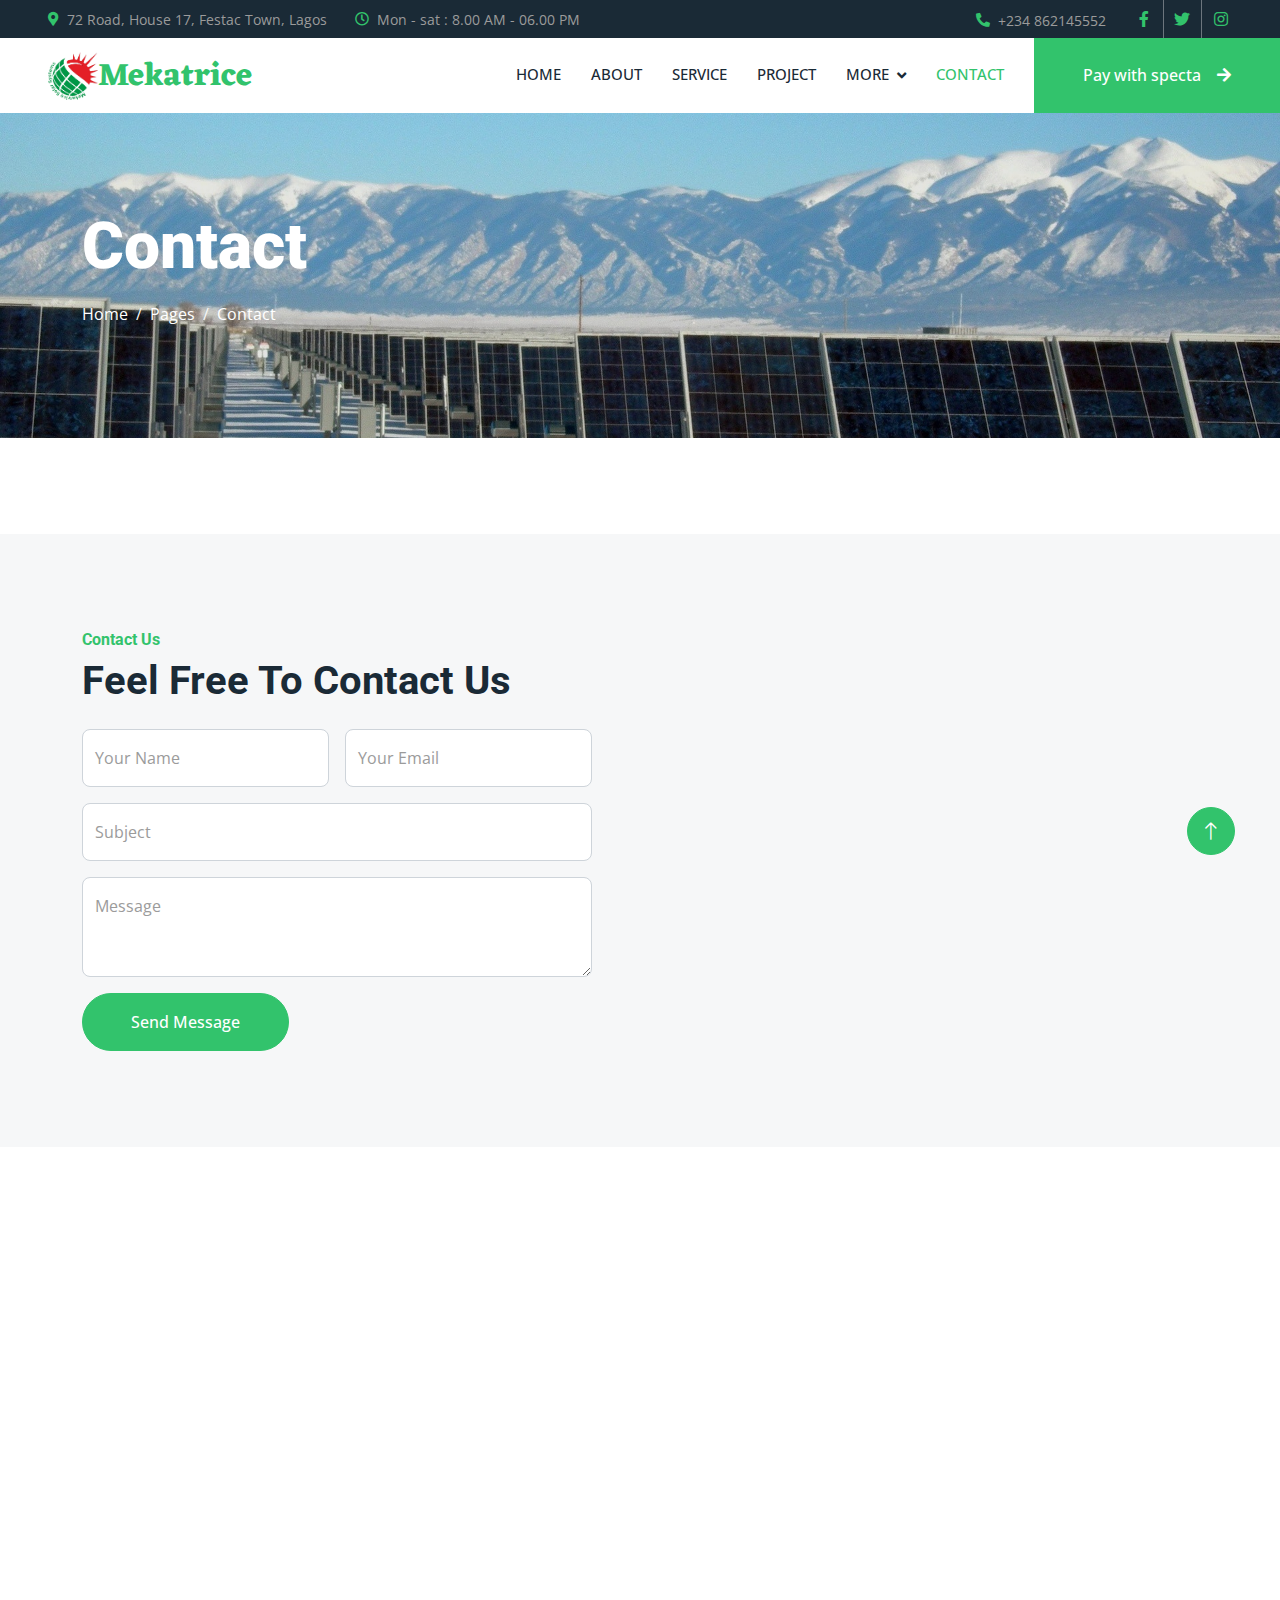
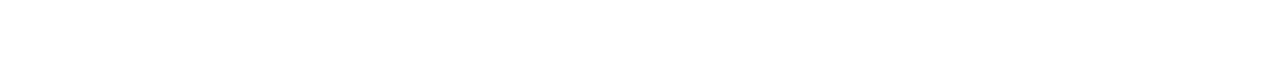
<file: contact.html>
<!DOCTYPE html>
<html lang="en">

<head>
    <meta charset="utf-8">
    <title>Mekatrice - Solar and Renewable Energy</title>
    <meta content="width=device-width, initial-scale=1.0" name="viewport">
    <meta content="" name="keywords">
    <meta content="" name="description">

    <!-- Favicon -->
    <link href="logo.png" rel="icon">

    <!-- Google Web Fonts -->
    <link rel="preconnect" href="https://fonts.googleapis.com">
    <link rel="preconnect" href="https://fonts.gstatic.com" crossorigin>
    <link href="https://fonts.googleapis.com/css2?family=Open+Sans:wght@400;500&family=Roboto:wght@500;700;900&display=swap" rel="stylesheet"> 
    <link href="https://fonts.googleapis.com/css2?family=Eczar&display=swap" rel="stylesheet">

    <!-- Icon Font Stylesheet -->
    <link href="https://cdnjs.cloudflare.com/ajax/libs/font-awesome/5.10.0/css/all.min.css" rel="stylesheet">
    <link href="https://cdn.jsdelivr.net/npm/bootstrap-icons@1.4.1/font/bootstrap-icons.css" rel="stylesheet">

    <!-- Libraries Stylesheet -->
    <link href="lib/animate/animate.min.css" rel="stylesheet">
    <link href="lib/owlcarousel/assets/owl.carousel.min.css" rel="stylesheet">
    <link href="lib/lightbox/css/lightbox.min.css" rel="stylesheet">

    <!-- Customized Bootstrap Stylesheet -->
    <link href="css/bootstrap.min.css" rel="stylesheet">

    <!-- Template Stylesheet -->
    <link href="css/style.css" rel="stylesheet">
</head>

<body>
    <!-- Spinner Start -->
    <div id="spinner" class="show bg-white position-fixed translate-middle w-100 vh-100 top-50 start-50 d-flex align-items-center justify-content-center">
        <div class="spinner-border text-primary" style="width: 3rem; height: 3rem;" role="status">
            <span class="sr-only">Loading...</span>
        </div>
    </div>
    <!-- Spinner End -->


    <!-- Topbar Start -->
    <div class="container-fluid bg-dark p-0">
        <div class="row gx-0 d-none d-lg-flex">
            <div class="col-lg-7 px-5 text-start">
                <div class="h-100 d-inline-flex align-items-center me-4">
                    <small class="fa fa-map-marker-alt text-primary me-2"></small>
                    <small>72 Road, House 17, Festac Town, Lagos</small>
                </div>
                <div class="h-100 d-inline-flex align-items-center">
                    <small class="far fa-clock text-primary me-2"></small>
                    <small>Mon - sat : 8.00 AM - 06.00 PM</small>
                </div>
            </div>
            <div class="col-lg-5 px-5 text-end">
                <div class="h-100 d-inline-flex align-items-center me-4">
                    <small class="fa fa-phone-alt text-primary me-2"></small>
                    <small>+234 862145552</small>
                </div>
                <div class="h-100 d-inline-flex align-items-center mx-n2">
                    <a class="btn btn-square btn-link rounded-0 border-0 border-end border-secondary" href="https://www.facebook.com/mekatricesolarsystems"><i class="fab fa-facebook-f"></i></a>
                    <a class="btn btn-square btn-link rounded-0 border-0 border-end border-secondary" href="https://twitter.com/Mekatricesolar?t=bTSNY7cfKp7Juy4iI0xN5g&s=09"><i class="fab fa-twitter"></i></a>
                    <!--<a class="btn btn-square btn-link rounded-0 border-0 border-end border-secondary" href=""><i class="fab fa-linkedin-in"></i></a>-->
                    <a class="btn btn-square btn-link rounded-0" href="https://www.instagram.com/mekatricesolarsystem?igshid=YmMyMTA2M2Y="><i class="fab fa-instagram"></i></a>
                </div>
            </div>
        </div>
    </div>
    <!-- Topbar End -->


    <!-- Navbar Start -->
    <nav class="navbar navbar-expand-lg bg-white navbar-light sticky-top p-0">
        <a href="index.html" class="navbar-brand d-flex align-items-center px-4 px-lg-5">
            <img src="logo.png" alt="Mekatrice Logo">
            <h2 class="m-0 text-primary"><span style="font-family: 'Eczar', serif;">Mekatrice</span></h2>
        </a>
        <button type="button" class="navbar-toggler me-4" data-bs-toggle="collapse" data-bs-target="#navbarCollapse">
            <span class="navbar-toggler-icon"></span>
        </button>
        <div class="collapse navbar-collapse" id="navbarCollapse">
            <div class="navbar-nav ms-auto p-4 p-lg-0">
                <a href="index.html" class="nav-item nav-link">Home</a>
                <a href="about.html" class="nav-item nav-link">About</a>
                <a href="service.html" class="nav-item nav-link">Service</a>
                <a href="project.html" class="nav-item nav-link">Project</a>
                <div class="nav-item dropdown">
                    <a href="#" class="nav-link dropdown-toggle" data-bs-toggle="dropdown">More</a>
                    <div class="dropdown-menu bg-light m-0">
                        <a href="feature.html" class="dropdown-item">Feature</a>
                        <a href="quote.html" class="dropdown-item">FAQ</a>
                        <a href="team.html" class="dropdown-item">Our Team</a>
                        <a href="testimonial.html" class="dropdown-item">Testimonial</a>
                        <a href="pay.html" class="dropdown-item">Pay with specta</a>
                        <a href="packages.html" class="dropdown-item">packages</a>
                    </div>
                </div>
                <a href="contact.html" class="nav-item nav-link active">Contact</a>
            </div>
            <a href="pay.html" class="btn btn-primary rounded-0 py-4 px-lg-5 d-none d-lg-block">Pay with specta<i class="fa fa-arrow-right ms-3"></i></a>
        </div>
    </nav>
    <!-- Navbar End -->


    <!-- Page Header Start -->
    <div class="container-fluid page-header py-5 mb-5">
        <div class="container py-5">
            <h1 class="display-3 text-white mb-3 animated slideInDown">Contact</h1>
            <nav aria-label="breadcrumb animated slideInDown">
                <ol class="breadcrumb">
                    <li class="breadcrumb-item"><a class="text-white" href="#">Home</a></li>
                    <li class="breadcrumb-item"><a class="text-white" href="#">Pages</a></li>
                    <li class="breadcrumb-item text-white active" aria-current="page">Contact</li>
                </ol>
            </nav>
        </div>
    </div>
    <!-- Page Header End -->


    <!-- Contact Start -->
    <div class="container-fluid bg-light overflow-hidden px-lg-0" style="margin: 6rem 0;" id="contact">
        <div class="container contact px-lg-0">
            <div class="row g-0 mx-lg-0">
                <div class="col-lg-6 contact-text py-5 wow fadeIn" data-wow-delay="0.5s">
                    <div class="p-lg-5 ps-lg-0">
                        <h6 class="text-primary">Contact Us</h6>
                        <h1 class="mb-4">Feel Free To Contact Us</h1>
                       <!-- <p class="mb-4">The contact form is currently inactive. Get a functional and working contact form with Ajax & PHP in a few minutes. Just copy and paste the files, add a little code and you're done. <a href="https://htmlcodex.com/contact-form">Download Now</a>.</p>-->
                        <div id="success"></div>
                        <form action="process.php" method="post">
                            <div class="row g-3">
                                <div class="col-md-6">
                                    <div class="form-floating">
                                        <input type="text" class="form-control" name="name" placeholder="Your Name" required="required" data-validation-required-message="Please enter your name" />
                                        <label for="name">Your Name</label>
                                    </div>
                                </div>
                                <div class="col-md-6">
                                    <div class="form-floating">
                                        <input type="email" class="form-control" name="email" placeholder="Your Email" required="required" data-validation-required-message="Please enter your email" />
                                        <label for="email">Your Email</label>
                                    </div>
                                </div>
                                <div class="col-12">
                                    <div class="form-floating">
                                        <input type="text" class="form-control" name="subject" placeholder="Subject" required="required" data-validation-required-message="Please enter a subject" />
                                        <label for="subject">Subject</label>
                                    </div>
                                </div>
                                <div class="col-12">
                                    <div class="form-floating">
                                        <textarea class="form-control" placeholder="Leave a message here" name="message" required="required" data-validation-required-message="Please enter your message" style="height: 100px"></textarea>
                                        <label for="message">Message</label>
                                    </div>
                                </div>
                                <div class="col-12">
                                    <button class="btn btn-primary rounded-pill py-3 px-5" type="submit" name="sendMessageButton">Send Message</button>
                                </div>
                            </div>
                        </form>
                    </div>
                </div>
                <div class="col-lg-6 pe-lg-0" style="min-height: 400px;">
                    <div class="position-relative h-100">
                        <iframe class="position-absolute w-100 h-100" style="object-fit: cover;"
                        src="https://maps.google.com/maps?q=72%20Road,%20House%2017,%20Festac%20Town,%20Lagos&t=&z=19&ie=UTF8&iwloc=&output=embed"
                        frameborder="0" allowfullscreen="" aria-hidden="false"
                        tabindex="0"></iframe>
                        
                    </div>
                </div>
            </div>
        </div>
    </div>
    <!-- Contact End -->


    <!-- Footer Start -->
    <div class="container-fluid bg-dark text-body footer mt-5 pt-5 wow fadeIn" data-wow-delay="0.1s">
        <div class="container py-5">
            <div class="row g-5">
                <div class="col-lg-3 col-md-6">
                    <h5 class="text-white mb-4">Address</h5>
                    <p class="mb-2"><i class="fa fa-map-marker-alt me-3"></i>72 Road, House 17, Festac Town, Lagos</p>
                    <p class="mb-2"><i class="fa fa-phone-alt me-3"></i>+234 862145552</p>
                    <p class="mb-2"><i class="fa fa-envelope me-3"></i>info@example.com</p>
                    <div class="d-flex pt-2">
                        <a class="btn btn-square btn-outline-light btn-social" href="https://www.instagram.com/mekatricesolarsystem?igshid=YmMyMTA2M2Y="><i class="fab fa-instagram"></i></a>
                        <a class="btn btn-square btn-outline-light btn-social" href="https://www.facebook.com/mekatricesolarsystems"><i class="fab fa-facebook-f"></i></a>
                        <a class="btn btn-square btn-outline-light btn-social" href="https://twitter.com/Mekatricesolar?t=bTSNY7cfKp7Juy4iI0xN5g&s=09"><i class="fab fa-twitter"></i></a>
                    </div>
                </div>
                <div class="col-lg-3 col-md-6">
                    <h5 class="text-white mb-4">Quick Links</h5>
                    <a class="btn btn-link" href="about.html">About Us</a>
                    <a class="btn btn-link" href="contact.html">Contact Us</a>
                    <a class="btn btn-link" href="service.html">Our Services</a>
                    <a class="btn btn-link" href="">Terms & Condition</a>
                    <a class="btn btn-link" href="">Support</a>
                </div>
                <div class="col-lg-3 col-md-6">
                    <h5 class="text-white mb-4">Project Gallery</h5>
                    <div class="row g-2">
                        <div class="col-4">
                            <img class="img-fluid rounded" src="img/mekatrice-5.jpg" alt="mekatrice solar systems">
                        </div>
                        <div class="col-4">
                            <img class="img-fluid rounded" src="img/mekatrice-2.jpg" alt="mekatrice solar systems">
                        </div>
                        <div class="col-4">
                            <img class="img-fluid rounded" src="img/mekatrice-3.jpg" alt="mekatrice solar systems">
                        </div>
                        <div class="col-4">
                            <img class="img-fluid rounded" src="logo.png" alt="mekatrice solar systems">
                        </div>
                        <div class="col-4">
                            <img class="img-fluid rounded" src="img/mekatrice office.jpg" alt="mekatrice office">
                        </div>
                        <div class="col-4">
                            <img class="img-fluid rounded" src="img/mekatrice reception.jpg" alt="mekatrice reception">
                        </div>
                    </div>
                </div>
                <div class="col-lg-3 col-md-6">
                    <h5 class="text-white mb-4">Newsletter</h5>
                    <p>subscribe To keep in touch with our Services.</p>
                    <div class="position-relative mx-auto" style="max-width: 400px;">
                        <input class="form-control border-0 w-100 py-3 ps-4 pe-5" type="text" placeholder="Your email">
                        <button type="button" class="btn btn-primary py-2 position-absolute top-0 end-0 mt-2 me-2">Subscribe</button>
                    </div>
                </div>
            </div>
        </div>
        <div class="container">
            <div class="copyright">
                <div class="row">
                    <div class="col-md-6 text-center text-md-start mb-3 mb-md-0">
                        &copy; <a href="#">Mekatrice Solar Systems</a>, All Right Reserved.
                    </div>
                </div>
            </div>
        </div>
    </div>
    <!-- Footer End -->


    <!-- Back to Top -->
    <a href="#" class="btn btn-lg btn-primary btn-lg-square rounded-circle back-to-top"><i class="bi bi-arrow-up"></i></a>


    <!-- JavaScript Libraries -->
    <script src="https://code.jquery.com/jquery-3.4.1.min.js"></script>
    <script src="https://cdn.jsdelivr.net/npm/bootstrap@5.0.0/dist/js/bootstrap.bundle.min.js"></script>
    <script src="lib/wow/wow.min.js"></script>
    <script src="lib/easing/easing.min.js"></script>
    <script src="lib/waypoints/waypoints.min.js"></script>
    <script src="lib/counterup/counterup.min.js"></script>
    <script src="lib/owlcarousel/owl.carousel.min.js"></script>
    <script src="lib/isotope/isotope.pkgd.min.js"></script>
    <script src="lib/lightbox/js/lightbox.min.js"></script>

    
    <!-- Template Javascript -->
    <script src="js/main.js"></script>
</body>

</html>
</file>
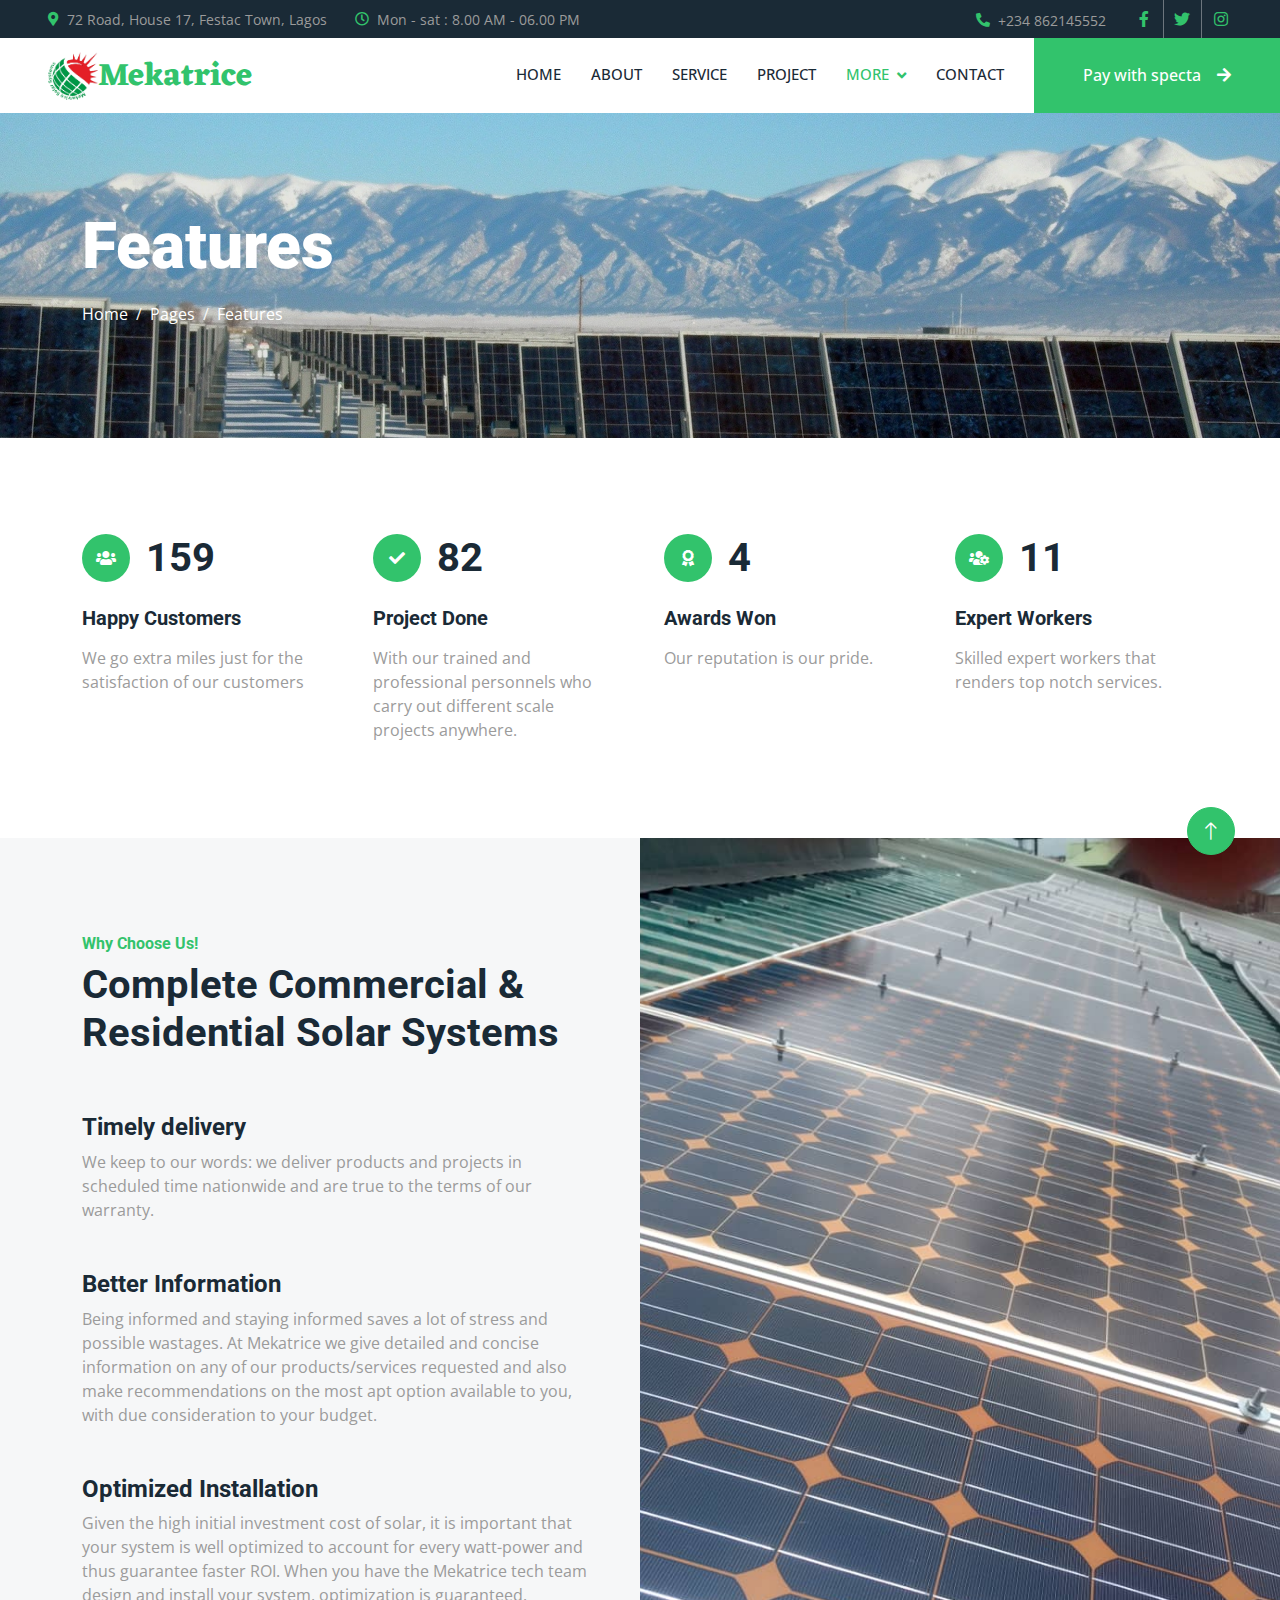
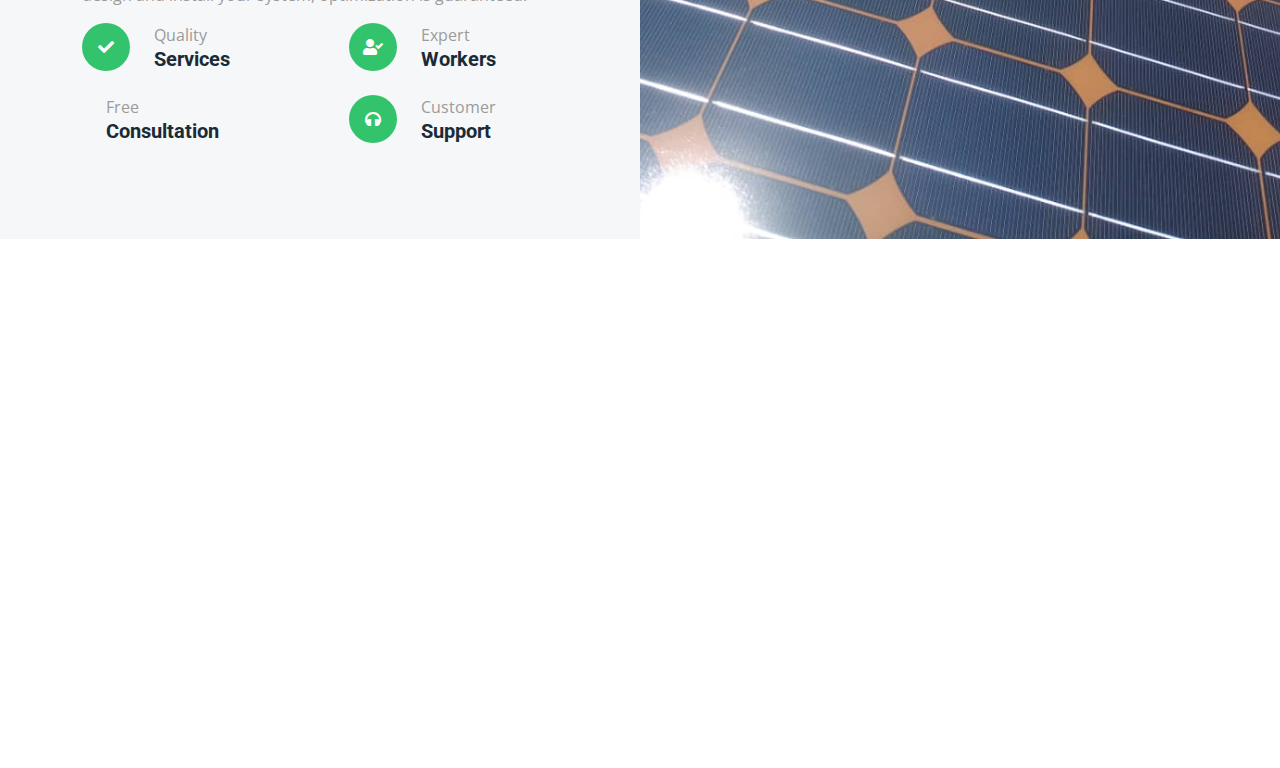
<file: feature.html>
<!DOCTYPE html>
<html lang="en">

<head>
    <meta charset="utf-8">
    <title>Mekatrice - Solar and Renewable Energy</title>
    <meta content="width=device-width, initial-scale=1.0" name="viewport">
    <meta content="" name="keywords">
    <meta content="" name="description">

    <!-- Favicon -->
    <link href="logo.png" rel="icon">

    <!-- Google Web Fonts -->
    <link rel="preconnect" href="https://fonts.googleapis.com">
    <link rel="preconnect" href="https://fonts.gstatic.com" crossorigin>
    <link href="https://fonts.googleapis.com/css2?family=Open+Sans:wght@400;500&family=Roboto:wght@500;700;900&display=swap" rel="stylesheet"> 
    <link href="https://fonts.googleapis.com/css2?family=Eczar&display=swap" rel="stylesheet">

    <!-- Icon Font Stylesheet -->
    <link href="https://cdnjs.cloudflare.com/ajax/libs/font-awesome/5.10.0/css/all.min.css" rel="stylesheet">
    <link href="https://cdn.jsdelivr.net/npm/bootstrap-icons@1.4.1/font/bootstrap-icons.css" rel="stylesheet">

    <!-- Libraries Stylesheet -->
    <link href="lib/animate/animate.min.css" rel="stylesheet">
    <link href="lib/owlcarousel/assets/owl.carousel.min.css" rel="stylesheet">
    <link href="lib/lightbox/css/lightbox.min.css" rel="stylesheet">

    <!-- Customized Bootstrap Stylesheet -->
    <link href="css/bootstrap.min.css" rel="stylesheet">

    <!-- Template Stylesheet -->
    <link href="css/style.css" rel="stylesheet">
</head>

<body>
    <!-- Spinner Start -->
    <div id="spinner" class="show bg-white position-fixed translate-middle w-100 vh-100 top-50 start-50 d-flex align-items-center justify-content-center">
        <div class="spinner-border text-primary" style="width: 3rem; height: 3rem;" role="status">
            <span class="sr-only">Loading...</span>
        </div>
    </div>
    <!-- Spinner End -->


    <!-- Topbar Start -->
    <div class="container-fluid bg-dark p-0">
        <div class="row gx-0 d-none d-lg-flex">
            <div class="col-lg-7 px-5 text-start">
                <div class="h-100 d-inline-flex align-items-center me-4">
                    <small class="fa fa-map-marker-alt text-primary me-2"></small>
                    <small>72 Road, House 17, Festac Town, Lagos</small>
                </div>
                <div class="h-100 d-inline-flex align-items-center">
                    <small class="far fa-clock text-primary me-2"></small>
                    <small>Mon - sat : 8.00 AM - 06.00 PM</small>
                </div>
            </div>
            <div class="col-lg-5 px-5 text-end">
                <div class="h-100 d-inline-flex align-items-center me-4">
                    <small class="fa fa-phone-alt text-primary me-2"></small>
                    <small>+234 862145552</small>
                </div>
                <div class="h-100 d-inline-flex align-items-center mx-n2">
                    <a class="btn btn-square btn-link rounded-0 border-0 border-end border-secondary" href="https://www.facebook.com/mekatricesolarsystems"><i class="fab fa-facebook-f"></i></a>
                    <a class="btn btn-square btn-link rounded-0 border-0 border-end border-secondary" href="https://twitter.com/Mekatricesolar?t=bTSNY7cfKp7Juy4iI0xN5g&s=09"><i class="fab fa-twitter"></i></a>
                   <!---- <a class="btn btn-square btn-link rounded-0 border-0 border-end border-secondary" href=""><i class="fab fa-linkedin-in"></i></a>-->
                    <a class="btn btn-square btn-link rounded-0" href="https://www.instagram.com/mekatricesolarsystem?igshid=YmMyMTA2M2Y="><i class="fab fa-instagram"></i></a>
                </div>
            </div>
        </div>
    </div>
    <!-- Topbar End -->


    <!-- Navbar Start -->
    <nav class="navbar navbar-expand-lg bg-white navbar-light sticky-top p-0">
        <a href="index.html" class="navbar-brand d-flex align-items-center px-4 px-lg-5">
            <img src="logo.png" alt="Mekatrice Logo">
            <h2 class="m-0 text-primary"><span style="font-family: 'Eczar', serif;">Mekatrice</span></h2>
        </a>
        <button type="button" class="navbar-toggler me-4" data-bs-toggle="collapse" data-bs-target="#navbarCollapse">
            <span class="navbar-toggler-icon"></span>
        </button>
        <div class="collapse navbar-collapse" id="navbarCollapse">
            <div class="navbar-nav ms-auto p-4 p-lg-0">
                <a href="index.html" class="nav-item nav-link">Home</a>
                <a href="about.html" class="nav-item nav-link">About</a>
                <a href="service.html" class="nav-item nav-link">Service</a>
                <a href="project.html" class="nav-item nav-link">Project</a>
                <div class="nav-item dropdown">
                    <a href="#" class="nav-link dropdown-toggle active" data-bs-toggle="dropdown">More</a>
                    <div class="dropdown-menu bg-light m-0">
                        <a href="feature.html" class="dropdown-item">Feature</a>
                        <a href="quote.html" class="dropdown-item">FAQ</a>
                        <a href="team.html" class="dropdown-item">Our Team</a>
                        <a href="testimonial.html" class="dropdown-item">Testimonial</a>
                        <a href="pay.html" class="dropdown-item">Pay with specta</a>
                        <a href="packages.html" class="dropdown-item">packages</a>
                    </div>
                </div>
                <a href="contact.html" class="nav-item nav-link">Contact</a>
            </div>
            <a href="pay.html" class="btn btn-primary rounded-0 py-4 px-lg-5 d-none d-lg-block">Pay with specta<i class="fa fa-arrow-right ms-3"></i></a>
        </div>
    </nav>
    <!-- Navbar End -->


    <!-- Page Header Start -->
    <div class="container-fluid page-header py-5 mb-5">
        <div class="container py-5">
            <h1 class="display-3 text-white mb-3 animated slideInDown">Features</h1>
            <nav aria-label="breadcrumb animated slideInDown">
                <ol class="breadcrumb">
                    <li class="breadcrumb-item"><a class="text-white" href="#">Home</a></li>
                    <li class="breadcrumb-item"><a class="text-white" href="#">Pages</a></li>
                    <li class="breadcrumb-item text-white active" aria-current="page">Features</li>
                </ol>
            </nav>
        </div>
    </div>
    <!-- Page Header End -->


    <!-- Feature Start -->
    <div class="container-xxl py-5">
        <div class="container">
            <div class="row g-5">
                <div class="col-md-6 col-lg-3 wow fadeIn" data-wow-delay="0.2s">
                    <div class="d-flex align-items-center mb-4">
                        <div class="btn-lg-square bg-primary rounded-circle me-3">
                            <i class="fa fa-users text-white"></i>
                        </div>
                        <h1 class="mb-0" data-toggle="counter-up">453</h1>
                    </div>
                    <h5 class="mb-3">Happy Customers</h5>
                    <span>We go extra miles just for the satisfaction of our customers</span>
                </div>
                <div class="col-md-6 col-lg-3 wow fadeIn" data-wow-delay="0.3s">
                    <div class="d-flex align-items-center mb-4">
                        <div class="btn-lg-square bg-primary rounded-circle me-3">
                            <i class="fa fa-check text-white"></i>
                        </div>
                        <h1 class="mb-0" data-toggle="counter-up">234</h1>
                    </div>
                    <h5 class="mb-3">Project Done</h5>
                    <span>With our trained and professional personnels who carry out different scale projects anywhere. </span>
                </div>
                <div class="col-md-6 col-lg-3 wow fadeIn" data-wow-delay="0.5s">
                    <div class="d-flex align-items-center mb-4">
                        <div class="btn-lg-square bg-primary rounded-circle me-3">
                            <i class="fa fa-award text-white"></i>
                        </div>
                        <h1 class="mb-0" data-toggle="counter-up">12</h1>
                    </div>
                    <h5 class="mb-3">Awards Won</h5>
                    <span>Our reputation is our pride.</span>
                </div>
                <div class="col-md-6 col-lg-3 wow fadeIn" data-wow-delay="0.7s">
                    <div class="d-flex align-items-center mb-4">
                        <div class="btn-lg-square bg-primary rounded-circle me-3">
                            <i class="fa fa-users-cog text-white"></i>
                        </div>
                        <h1 class="mb-0" data-toggle="counter-up">31</h1>
                    </div>
                    <h5 class="mb-3">Expert Workers</h5>
                    <span>Skilled expert workers that renders top notch services.</span>
                </div>
            </div>
        </div>
    </div>
    <!-- Feature Start -->
 


    <!-- Feature Start -->
    <div class="container-fluid bg-light overflow-hidden my-5 px-lg-0">
        <div class="container feature px-lg-0">
            <div class="row g-0 mx-lg-0">
                <div class="col-lg-6 feature-text py-5 wow fadeIn" data-wow-delay="0.1s">
                    <div class="p-lg-5 ps-lg-0">
                        <h6 class="text-primary">Why Choose Us!</h6>
                        <h1 class="mb-4">Complete Commercial & Residential Solar Systems</h1>
                        <p class="mb-4 pb-2"><h4>Timely delivery</h4> We keep to our words: we deliver products and projects in scheduled time nationwide and are true to the terms of our warranty.</p>
                        <p class="mb-4 pb-2"><h4>Better Information</h4>Being informed and staying informed saves a lot of stress and possible wastages. At Mekatrice we give detailed and concise information on any of our products/services requested and also make recommendations on the most apt option available to you, with due consideration to your budget.</p>
                        <p class="mb-4 pb-2"><h4>Optimized Installation</h4>Given the high initial investment cost of solar, it is important that your system is well optimized to account for every watt-power and thus guarantee faster ROI. When you have the Mekatrice tech team design and install your system, optimization is guaranteed.</p>
                        <div class="row g-4">
                            <div class="col-6">
                                <div class="d-flex align-items-center">
                                    <div class="btn-lg-square bg-primary rounded-circle">
                                        <i class="fa fa-check text-white"></i>
                                    </div>
                                    <div class="ms-4">
                                        <p class="mb-0">Quality</p>
                                        <h5 class="mb-0">Services</h5>
                                    </div>
                                </div>
                            </div>
                            <div class="col-6">
                                <div class="d-flex align-items-center">
                                    <div class="btn-lg-square bg-primary rounded-circle">
                                        <i class="fa fa-user-check text-white"></i>
                                    </div>
                                    <div class="ms-4">
                                        <p class="mb-0">Expert</p>
                                        <h5 class="mb-0">Workers</h5>
                                    </div>
                                </div>
                            </div>
                            <div class="col-6">
                                <div class="d-flex align-items-center">
                                    <div class="ms-4">
                                        <p class="mb-0">Free</p>
                                        <h5 class="mb-0">Consultation</h5>
                                    </div>
                                </div>
                            </div>
                            <div class="col-6">
                                <div class="d-flex align-items-center">
                                    <div class="btn-lg-square bg-primary rounded-circle">
                                        <i class="fa fa-headphones text-white"></i>
                                    </div>
                                    <div class="ms-4">
                                        <p class="mb-0">Customer</p>
                                        <h5 class="mb-0">Support</h5>
                                    </div>
                                </div>
                            </div>
                        </div>
                    </div>
                </div>
                <div class="col-lg-6 pe-lg-0 wow fadeIn" data-wow-delay="0.5s" style="min-height: 400px;">
                    <div class="position-relative h-100">
                        <img class="position-absolute img-fluid w-100 h-100" src="img/feature.jpg" style="object-fit: cover;" alt="">
                    </div>
                </div>
            </div>
        </div>
    </div>
    <!-- Feature End -->
        

    <!-- Footer Start -->
    <div class="container-fluid bg-dark text-body footer pt-5 wow fadeIn" data-wow-delay="0.1s" style="margin-top: 6rem;">
        <div class="container py-5">
            <div class="row g-5">
                <div class="col-lg-3 col-md-6">
                    <h5 class="text-white mb-4">Address</h5>
                    <p class="mb-2"><i class="fa fa-map-marker-alt me-3"></i>72 Road, House 17, Festac Town, Lagos</p>
                    <p class="mb-2"><i class="fa fa-phone-alt me-3"></i>+234 862145552</p>
                    <p class="mb-2"><i class="fa fa-envelope me-3"></i>info@example.com</p>
                    <div class="d-flex pt-2">
                        <a class="btn btn-square btn-outline-light btn-social" href="https://www.instagram.com/mekatricesolarsystem?igshid=YmMyMTA2M2Y="><i class="fab fa-instagram"></i></a>
                        <a class="btn btn-square btn-outline-light btn-social" href="https://www.facebook.com/mekatricesolarsystems"><i class="fab fa-facebook-f"></i></a>
                        <a class="btn btn-square btn-outline-light btn-social" href="https://twitter.com/Mekatricesolar?t=bTSNY7cfKp7Juy4iI0xN5g&s=09"><i class="fab fa-twitter"></i></a>
                    </div>
                </div>
                <div class="col-lg-3 col-md-6">
                    <h5 class="text-white mb-4">Quick Links</h5>
                    <a class="btn btn-link" href="about.html">About Us</a>
                    <a class="btn btn-link" href="contact.html">Contact Us</a>
                    <a class="btn btn-link" href="service.html">Our Services</a>
                    <a class="btn btn-link" href="">Terms & Condition</a>
                    <a class="btn btn-link" href="">Support</a>
                </div>
                <div class="col-lg-3 col-md-6">
                    <h5 class="text-white mb-4">Project Gallery</h5>
                    <div class="row g-2">
                        <div class="col-4">
                            <img class="img-fluid rounded" src="img/mekatrice-5.jpg" alt="mekatrice solar systems">
                        </div>
                        <div class="col-4">
                            <img class="img-fluid rounded" src="img/mekatrice-2.jpg" alt="mekatrice solar systems">
                        </div>
                        <div class="col-4">
                            <img class="img-fluid rounded" src="img/mekatrice-3.jpg" alt="mekatrice solar systems">
                        </div>
                        <div class="col-4">
                            <img class="img-fluid rounded" src="logo.png" alt="mekatrice solar systems">
                        </div>
                        <div class="col-4">
                            <img class="img-fluid rounded" src="img/mekatrice office.jpg" alt="mekatrice office">
                        </div>
                        <div class="col-4">
                            <img class="img-fluid rounded" src="img/mekatrice reception.jpg" alt="mekatrice reception">
                        </div>
                    </div>
                </div>
                <div class="col-lg-3 col-md-6">
                    <h5 class="text-white mb-4">Newsletter</h5>
                    <p>subscribe To keep in touch with our Services.</p>
                    <div class="position-relative mx-auto" style="max-width: 400px;">
                        <input class="form-control border-0 w-100 py-3 ps-4 pe-5" type="text" placeholder="Your email">
                        <button type="button" class="btn btn-primary py-2 position-absolute top-0 end-0 mt-2 me-2">Subscribe</button>
                    </div>
                </div>
            </div>
        </div>
        <div class="container">
            <div class="copyright">
                <div class="row">
                    <div class="col-md-6 text-center text-md-start mb-3 mb-md-0">
                        &copy; <a href="#">Mekatrice Solar Systems</a>, All Right Reserved.
                    </div>
                </div>
            </div>
        </div>
    </div>
    <!-- Footer End -->


    <!-- Back to Top -->
    <a href="#" class="btn btn-lg btn-primary btn-lg-square rounded-circle back-to-top"><i class="bi bi-arrow-up"></i></a>


    <!-- JavaScript Libraries -->
    <script src="https://code.jquery.com/jquery-3.4.1.min.js"></script>
    <script src="https://cdn.jsdelivr.net/npm/bootstrap@5.0.0/dist/js/bootstrap.bundle.min.js"></script>
    <script src="lib/wow/wow.min.js"></script>
    <script src="lib/easing/easing.min.js"></script>
    <script src="lib/waypoints/waypoints.min.js"></script>
    <script src="lib/counterup/counterup.min.js"></script>
    <script src="lib/owlcarousel/owl.carousel.min.js"></script>
    <script src="lib/isotope/isotope.pkgd.min.js"></script>
    <script src="lib/lightbox/js/lightbox.min.js"></script>

    <!-- Template Javascript -->
    <script src="js/main.js"></script>
</body>

</html>
</file>
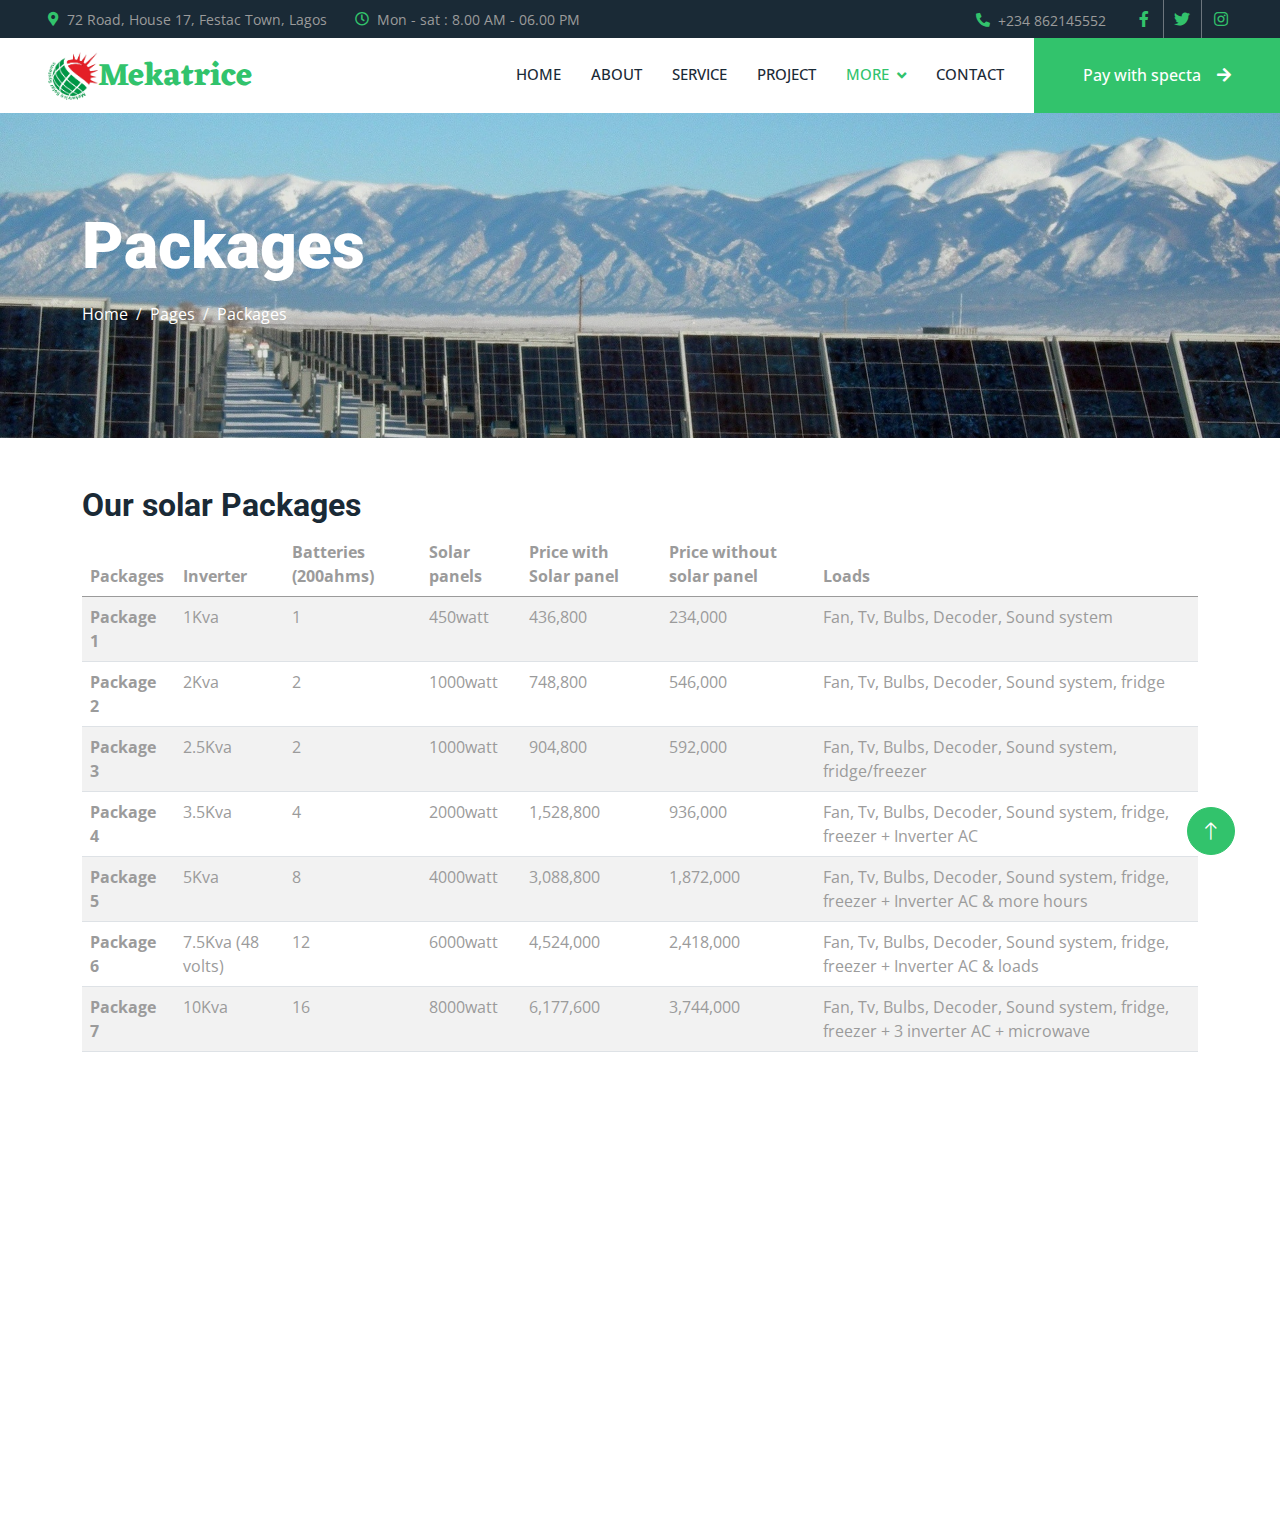
<file: packages.html>
<!DOCTYPE html>
<html lang="en">

<head>
    <meta charset="utf-8">
    <title>Mekatrice - Solar and Renewable Energy</title>
    <meta content="width=device-width, initial-scale=1.0" name="viewport">
    <meta content="" name="keywords">
    <meta content="" name="description">

    <!-- Favicon -->
    <link href="logo.png" rel="icon">

    <!-- Google Web Fonts -->
    <link rel="preconnect" href="https://fonts.googleapis.com">
    <link rel="preconnect" href="https://fonts.gstatic.com" crossorigin>
    <link href="https://fonts.googleapis.com/css2?family=Open+Sans:wght@400;500&family=Roboto:wght@500;700;900&display=swap" rel="stylesheet"> 
    <link href="https://fonts.googleapis.com/css2?family=Eczar&display=swap" rel="stylesheet">

    <!-- Icon Font Stylesheet -->
    <link href="https://cdnjs.cloudflare.com/ajax/libs/font-awesome/5.10.0/css/all.min.css" rel="stylesheet">
    <link href="https://cdn.jsdelivr.net/npm/bootstrap-icons@1.4.1/font/bootstrap-icons.css" rel="stylesheet">

    <!-- Libraries Stylesheet -->
    <link href="lib/animate/animate.min.css" rel="stylesheet">
    <link href="lib/owlcarousel/assets/owl.carousel.min.css" rel="stylesheet">
    <link href="lib/lightbox/css/lightbox.min.css" rel="stylesheet">

    <!-- Customized Bootstrap Stylesheet -->
    <link href="css/bootstrap.min.css" rel="stylesheet">

    <!-- Template Stylesheet -->
    <link href="css/style.css" rel="stylesheet">
</head>

<body>
    <!-- Spinner Start -->
    <div id="spinner" class="show bg-white position-fixed translate-middle w-100 vh-100 top-50 start-50 d-flex align-items-center justify-content-center">
        <div class="spinner-border text-primary" style="width: 3rem; height: 3rem;" role="status">
            <span class="sr-only">Loading...</span>
        </div>
    </div>
    <!-- Spinner End -->


    <!-- Topbar Start -->
    <div class="container-fluid bg-dark p-0">
        <div class="row gx-0 d-none d-lg-flex">
            <div class="col-lg-7 px-5 text-start">
                <div class="h-100 d-inline-flex align-items-center me-4">
                    <small class="fa fa-map-marker-alt text-primary me-2"></small>
                    <small>72 Road, House 17, Festac Town, Lagos</small>
                </div>
                <div class="h-100 d-inline-flex align-items-center">
                    <small class="far fa-clock text-primary me-2"></small>
                    <small>Mon - sat : 8.00 AM - 06.00 PM</small>
                </div>
            </div>
            <div class="col-lg-5 px-5 text-end">
                <div class="h-100 d-inline-flex align-items-center me-4">
                    <small class="fa fa-phone-alt text-primary me-2"></small>
                    <small>+234 862145552</small>
                </div>
                <div class="h-100 d-inline-flex align-items-center mx-n2">
                    <a class="btn btn-square btn-link rounded-0 border-0 border-end border-secondary" href="https://www.facebook.com/mekatricesolarsystems"><i class="fab fa-facebook-f"></i></a>
                    <a class="btn btn-square btn-link rounded-0 border-0 border-end border-secondary" href="https://twitter.com/Mekatricesolar?t=bTSNY7cfKp7Juy4iI0xN5g&s=09"><i class="fab fa-twitter"></i></a>
                    <!--<a class="btn btn-square btn-link rounded-0 border-0 border-end border-secondary" href=""><i class="fab fa-linkedin-in"></i></a>-->
                    <a class="btn btn-square btn-link rounded-0" href="https://www.instagram.com/mekatricesolarsystem?igshid=YmMyMTA2M2Y="><i class="fab fa-instagram"></i></a>
                </div>
            </div>
        </div>
    </div>
    <!-- Topbar End -->


    <!-- Navbar Start -->
    <nav class="navbar navbar-expand-lg bg-white navbar-light sticky-top p-0">
        <a href="index.html" class="navbar-brand d-flex align-items-center px-4 px-lg-5">
            <img src="logo.png" alt="Mekatrice Logo">
            <h2 class="m-0 text-primary"><span style="font-family: 'Eczar', serif;">Mekatrice</span></h2>
        </a>
        <button type="button" class="navbar-toggler me-4" data-bs-toggle="collapse" data-bs-target="#navbarCollapse">
            <span class="navbar-toggler-icon"></span>
        </button>
        <div class="collapse navbar-collapse" id="navbarCollapse">
            <div class="navbar-nav ms-auto p-4 p-lg-0">
                <a href="index.html" class="nav-item nav-link">Home</a>
                <a href="about.html" class="nav-item nav-link">About</a>
                <a href="service.html" class="nav-item nav-link">Service</a>
                <a href="project.html" class="nav-item nav-link">Project</a>
                <div class="nav-item dropdown">
                    <a href="#" class="nav-link dropdown-toggle active" data-bs-toggle="dropdown">More</a>
                    <div class="dropdown-menu bg-light m-0">
                        <a href="feature.html" class="dropdown-item">Feature</a>
                        <a href="quote.html" class="dropdown-item">FAQ</a>
                        <a href="team.html" class="dropdown-item">Our Team</a>
                        <a href="testimonial.html" class="dropdown-item">Testimonial</a>
                        <a href="pay.html" class="dropdown-item">Pay with specta</a>
                        <a href="packages.html" class="dropdown-item">packages</a>
                    </div>
                </div>
                <a href="contact.html" class="nav-item nav-link">Contact</a>
            </div>
            <a href="pay.html" class="btn btn-primary rounded-0 py-4 px-lg-5 d-none d-lg-block">Pay with specta<i class="fa fa-arrow-right ms-3"></i></a>
        </div>
    </nav>
    <!-- Navbar End -->

    


    <!-- Page Header Start -->
    <div class="container-fluid page-header py-5 mb-5">
        <div class="container py-5">
            <h1 class="display-3 text-white mb-3 animated slideInDown">Packages</h1>
            <nav aria-label="breadcrumb animated slideInDown">
                <ol class="breadcrumb">
                    <li class="breadcrumb-item"><a class="text-white" href="#">Home</a></li>
                    <li class="breadcrumb-item"><a class="text-white" href="#">Pages</a></li>
                    <li class="breadcrumb-item text-white active" aria-current="page">Packages</li>
                </ol>
            </nav>
        </div>
    </div>
    <!-- Page Header End -->


  <div class="col-lg-12">  
    <div class="container mt-3 wow fadeIn" data-wow-delay="0.4s" table="table-responsive">
        <h2>Our solar Packages</h2>            
        <table class="table table-striped">
            <thead>
                <tr>
                    <th>Packages</th>
                    <th>Inverter</th>
                    <th>Batteries (200ahms)</th>
                    <th>Solar panels</th>
                    <th>Price with Solar panel</th>
                    <th>Price without solar panel</th>
                    <th>Loads</th>
                </tr>
            </thead>
            <tbody>
                <tr>
                    <th scope="row">Package 1</th>
                    <td>1Kva</td>
                    <td>1</td>
                    <td>450watt</td>
                    <td>436,800</td>
                    <td>234,000</td>
                    <td>Fan, Tv, Bulbs, Decoder, Sound system</td>
                </tr>
                <tr>
                    <th scope="row">Package 2</th>
                    <td>2Kva</td>
                    <td>2</td>
                    <td>1000watt</td>
                    <td>748,800</td>
                    <td>546,000</td>
                    <td>Fan, Tv, Bulbs, Decoder, Sound system, fridge</td>
                </tr>
                <tr>
                    <th scope="row">Package 3</th>
                    <td>2.5Kva</td>
                    <td>2</td>
                    <td>1000watt</td>
                    <td>904,800</td>
                    <td>592,000</td>
                    <td>Fan, Tv, Bulbs, Decoder, Sound system, fridge/freezer</td>
                </tr>
                <tr>
                    <th scope="row">Package 4</th>
                    <td>3.5Kva</td>
                    <td>4</td>
                    <td>2000watt</td>
                    <td>1,528,800</td>
                    <td>936,000</td>
                    <td>Fan, Tv, Bulbs, Decoder, Sound system, fridge, freezer + Inverter AC</td>
                </tr>
                <tr>
                    <th scope="row">Package 5</th>
                    <td>5Kva</td>
                    <td>8</td>
                    <td>4000watt</td>
                    <td>3,088,800</td>
                    <td>1,872,000</td>
                    <td>Fan, Tv, Bulbs, Decoder, Sound system, fridge, freezer + Inverter AC & more hours</td>
                </tr>
                <tr>
                    <th scope="row">Package 6</th>
                    <td>7.5Kva (48 volts)</td>
                    <td>12</td>
                    <td>6000watt</td>
                    <td>4,524,000</td>
                    <td>2,418,000</td>
                    <td>Fan, Tv, Bulbs, Decoder, Sound system, fridge, freezer + Inverter AC & loads</td>
                </tr>
                <tr>
                    <th scope="row">Package 7</th>
                    <td>10Kva</td>
                    <td>16</td>
                    <td>8000watt</td>
                    <td>6,177,600</td>
                    <td>3,744,000</td>
                    <td>Fan, Tv, Bulbs, Decoder, Sound system, fridge, freezer + 3 inverter AC + microwave</td>
                </tr>
            </tbody>
        </table>
    </div>
  </div>
  

    <!-- Footer Start -->
    <div class="container-fluid bg-dark text-body footer mt-5 pt-5 wow fadeIn" data-wow-delay="0.1s">
        <div class="container py-5">
            <div class="row g-5">
                <div class="col-lg-3 col-md-6">
                    <h5 class="text-white mb-4">Address</h5>
                    <p class="mb-2"><i class="fa fa-map-marker-alt me-3"></i>72 Road, House 17, Festac Town, Lagos</p>
                    <p class="mb-2"><i class="fa fa-phone-alt me-3"></i>+234 862145552</p>
                    <p class="mb-2"><i class="fa fa-envelope me-3"></i>info@example.com</p>
                    <div class="d-flex pt-2">
                        <a class="btn btn-square btn-outline-light btn-social" href="https://www.instagram.com/mekatricesolarsystem?igshid=YmMyMTA2M2Y="><i class="fab fa-instagram"></i></a>
                        <a class="btn btn-square btn-outline-light btn-social" href="https://www.facebook.com/mekatricesolarsystems"><i class="fab fa-facebook-f"></i></a>
                        <a class="btn btn-square btn-outline-light btn-social" href="https://twitter.com/Mekatricesolar?t=bTSNY7cfKp7Juy4iI0xN5g&s=09"><i class="fab fa-twitter"></i></a>
                    </div>
                </div>
                <div class="col-lg-3 col-md-6">
                    <h5 class="text-white mb-4">Quick Links</h5>
                    <a class="btn btn-link" href="about.html">About Us</a>
                    <a class="btn btn-link" href="contact.html">Contact Us</a>
                    <a class="btn btn-link" href="service.html">Our Services</a>
                    <a class="btn btn-link" href="">Terms & Condition</a>
                    <a class="btn btn-link" href="">Support</a>
                </div>
                <div class="col-lg-3 col-md-6">
                    <h5 class="text-white mb-4">Project Gallery</h5>
                    <div class="row g-2">
                        <div class="col-4">
                            <img class="img-fluid rounded" src="img/mekatrice-5.jpg" alt="mekatrice solar systems">
                        </div>
                        <div class="col-4">
                            <img class="img-fluid rounded" src="img/mekatrice-2.jpg" alt="mekatrice solar systems">
                        </div>
                        <div class="col-4">
                            <img class="img-fluid rounded" src="img/mekatrice-3.jpg" alt="mekatrice solar systems">
                        </div>
                        <div class="col-4">
                            <img class="img-fluid rounded" src="logo.png" alt="mekatrice solar systems">
                        </div>
                        <div class="col-4">
                            <img class="img-fluid rounded" src="img/mekatrice office.jpg" alt="mekatrice office">
                        </div>
                        <div class="col-4">
                            <img class="img-fluid rounded" src="img/mekatrice reception.jpg" alt="mekatrice reception">
                        </div>
                    </div>
                </div>
                <div class="col-lg-3 col-md-6">
                    <h5 class="text-white mb-4">Newsletter</h5>
                    <p>subscribe To keep in touch with our Services.</p>
                    <div class="position-relative mx-auto" style="max-width: 400px;">
                        <input class="form-control border-0 w-100 py-3 ps-4 pe-5" type="text" placeholder="Your email">
                        <button type="button" class="btn btn-primary py-2 position-absolute top-0 end-0 mt-2 me-2">Subscribe</button>
                    </div>
                </div>
            </div>
        </div>
        <div class="container">
            <div class="copyright">
                <div class="row">
                    <div class="col-md-6 text-center text-md-start mb-3 mb-md-0">
                        &copy; <a href="#">Mekatrice Solar Systems</a>, All Right Reserved.
                    </div>
         
                </div>
            </div>
        </div>
    </div>
    <!-- Footer End -->


    <!-- Back to Top -->
    <a href="#" class="btn btn-lg btn-primary btn-lg-square rounded-circle back-to-top"><i class="bi bi-arrow-up"></i></a>


    <!-- JavaScript Libraries -->
    <script src="https://code.jquery.com/jquery-3.4.1.min.js"></script>
    <script src="https://cdn.jsdelivr.net/npm/bootstrap@5.0.0/dist/js/bootstrap.bundle.min.js"></script>
    <script src="lib/wow/wow.min.js"></script>
    <script src="lib/easing/easing.min.js"></script>
    <script src="lib/waypoints/waypoints.min.js"></script>
    <script src="lib/counterup/counterup.min.js"></script>
    <script src="lib/owlcarousel/owl.carousel.min.js"></script>
    <script src="lib/isotope/isotope.pkgd.min.js"></script>
    <script src="lib/lightbox/js/lightbox.min.js"></script>

    <!-- Template Javascript -->
    <script src="js/main.js"></script>
</body>

</html>
</file>
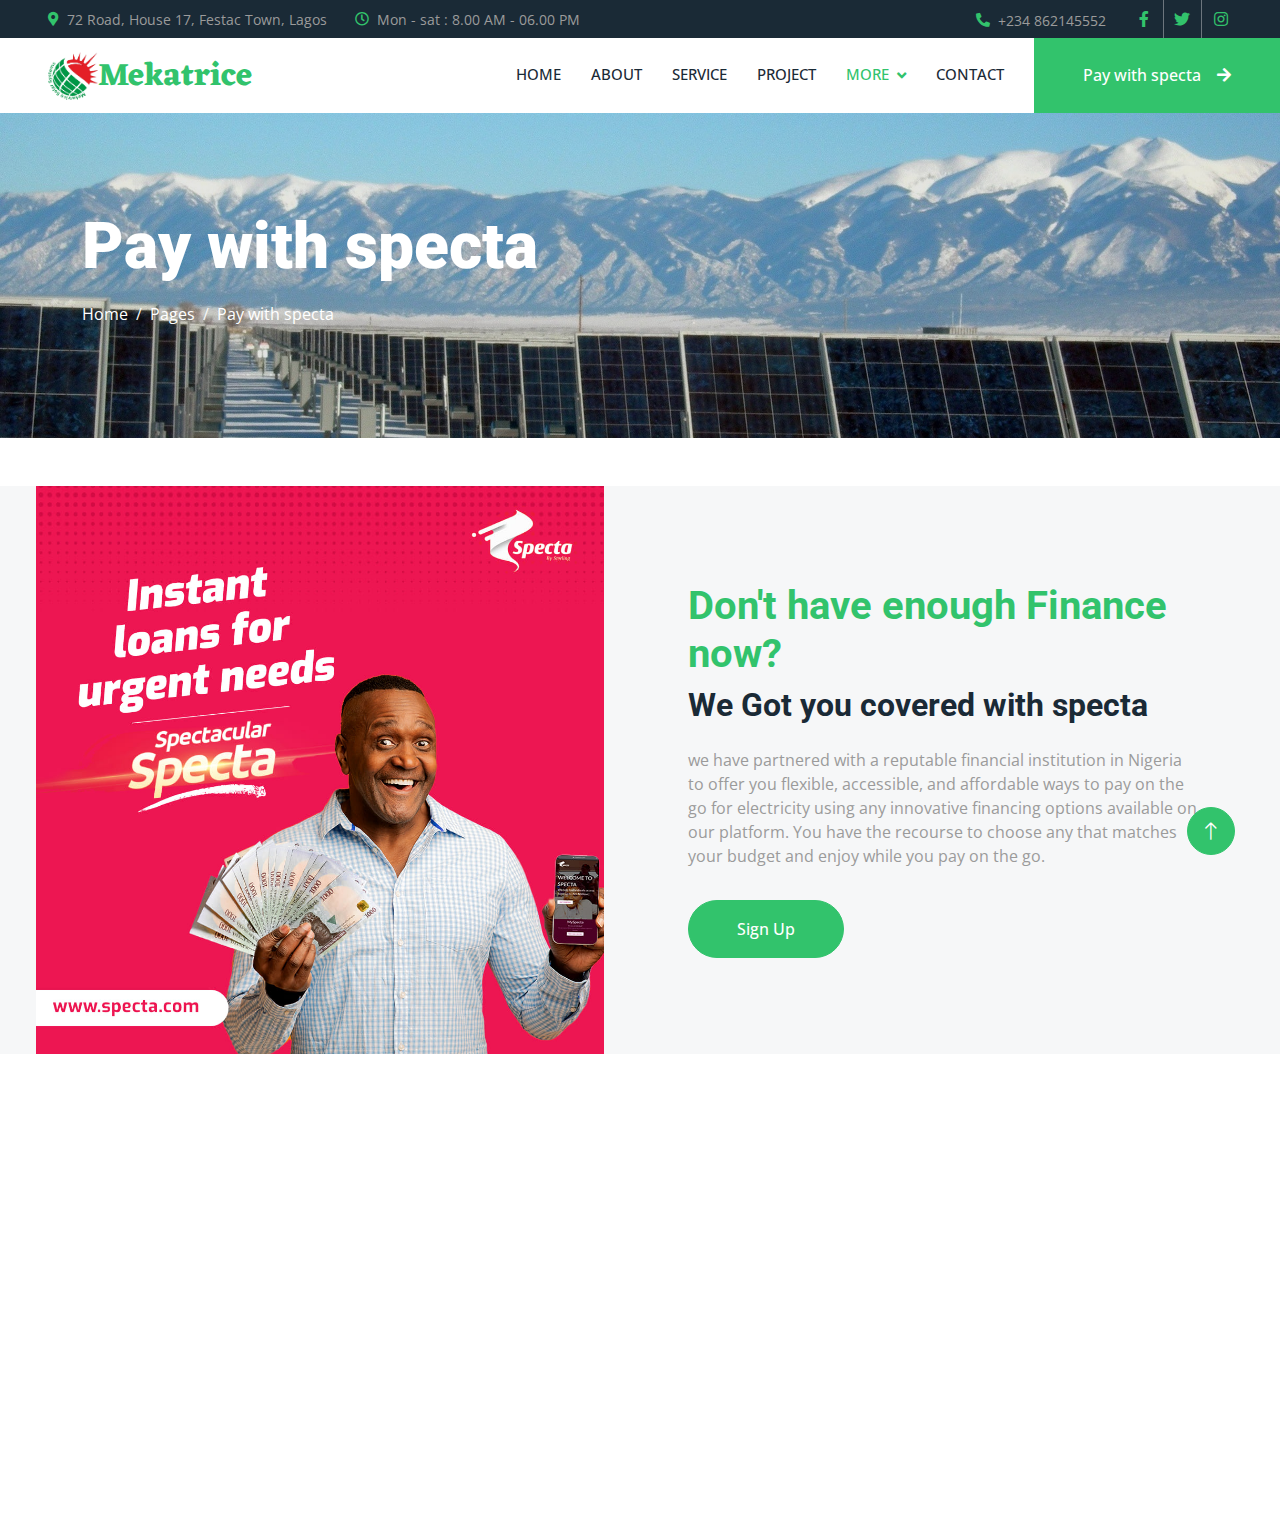
<file: pay.html>
<!DOCTYPE html>
<html lang="en">

<head>
    <meta charset="utf-8">
    <title>Mekatrice - Solar and Renewable Energy</title>
    <meta content="width=device-width, initial-scale=1.0" name="viewport">
    <meta content="" name="keywords">
    <meta content="" name="description">

    <!-- Favicon -->
    <link href="logo.png" rel="icon">

    <!-- Google Web Fonts -->
    <link rel="preconnect" href="https://fonts.googleapis.com">
    <link rel="preconnect" href="https://fonts.gstatic.com" crossorigin>
    <link href="https://fonts.googleapis.com/css2?family=Open+Sans:wght@400;500&family=Roboto:wght@500;700;900&display=swap" rel="stylesheet"> 
    <link href="https://fonts.googleapis.com/css2?family=Eczar&display=swap" rel="stylesheet">

    <!-- Icon Font Stylesheet -->
    <link href="https://cdnjs.cloudflare.com/ajax/libs/font-awesome/5.10.0/css/all.min.css" rel="stylesheet">
    <link href="https://cdn.jsdelivr.net/npm/bootstrap-icons@1.4.1/font/bootstrap-icons.css" rel="stylesheet">

    <!-- Libraries Stylesheet -->
    <link href="lib/animate/animate.min.css" rel="stylesheet">
    <link href="lib/owlcarousel/assets/owl.carousel.min.css" rel="stylesheet">
    <link href="lib/lightbox/css/lightbox.min.css" rel="stylesheet">

    <!-- Customized Bootstrap Stylesheet -->
    <link href="css/bootstrap.min.css" rel="stylesheet">

    <!-- Template Stylesheet -->
    <link href="css/style.css" rel="stylesheet">
</head>

<body>
    <!-- Spinner Start -->
    <div id="spinner" class="show bg-white position-fixed translate-middle w-100 vh-100 top-50 start-50 d-flex align-items-center justify-content-center">
        <div class="spinner-border text-primary" style="width: 3rem; height: 3rem;" role="status">
            <span class="sr-only">Loading...</span>
        </div>
    </div>
    <!-- Spinner End -->


    <!-- Topbar Start -->
    <div class="container-fluid bg-dark p-0">
        <div class="row gx-0 d-none d-lg-flex">
            <div class="col-lg-7 px-5 text-start">
                <div class="h-100 d-inline-flex align-items-center me-4">
                    <small class="fa fa-map-marker-alt text-primary me-2"></small>
                    <small>72 Road, House 17, Festac Town, Lagos</small>
                </div>
                <div class="h-100 d-inline-flex align-items-center">
                    <small class="far fa-clock text-primary me-2"></small>
                    <small>Mon - sat : 8.00 AM - 06.00 PM</small>
                </div>
            </div>
            <div class="col-lg-5 px-5 text-end">
                <div class="h-100 d-inline-flex align-items-center me-4">
                    <small class="fa fa-phone-alt text-primary me-2"></small>
                    <small>+234 862145552</small>
                </div>
                <div class="h-100 d-inline-flex align-items-center mx-n2">
                    <a class="btn btn-square btn-link rounded-0 border-0 border-end border-secondary" href="https://www.facebook.com/mekatricesolarsystems"><i class="fab fa-facebook-f"></i></a>
                    <a class="btn btn-square btn-link rounded-0 border-0 border-end border-secondary" href="https://twitter.com/Mekatricesolar?t=bTSNY7cfKp7Juy4iI0xN5g&s=09"><i class="fab fa-twitter"></i></a>
                    <!--<a class="btn btn-square btn-link rounded-0 border-0 border-end border-secondary" href=""><i class="fab fa-linkedin-in"></i></a>-->
                    <a class="btn btn-square btn-link rounded-0" href="https://www.instagram.com/mekatricesolarsystem?igshid=YmMyMTA2M2Y="><i class="fab fa-instagram"></i></a>
                </div>
            </div>
        </div>
    </div>
    <!-- Topbar End -->


    <!-- Navbar Start -->
    <nav class="navbar navbar-expand-lg bg-white navbar-light sticky-top p-0">
        <a href="index.html" class="navbar-brand d-flex align-items-center px-4 px-lg-5">
            <img src="logo.png" alt="Mekatrice Logo">
            <h2 class="m-0 text-primary"><span style="font-family: 'Eczar', serif;">Mekatrice</span></h2>
        </a>
        <button type="button" class="navbar-toggler me-4" data-bs-toggle="collapse" data-bs-target="#navbarCollapse">
            <span class="navbar-toggler-icon"></span>
        </button>
        <div class="collapse navbar-collapse" id="navbarCollapse">
            <div class="navbar-nav ms-auto p-4 p-lg-0">
                <a href="index.html" class="nav-item nav-link">Home</a>
                <a href="about.html" class="nav-item nav-link">About</a>
                <a href="service.html" class="nav-item nav-link">Service</a>
                <a href="project.html" class="nav-item nav-link">Project</a>
                <div class="nav-item dropdown">
                    <a href="#" class="nav-link dropdown-toggle active" data-bs-toggle="dropdown">More</a>
                    <div class="dropdown-menu bg-light m-0">
                        <a href="feature.html" class="dropdown-item">Feature</a>
                        <a href="quote.html" class="dropdown-item">FAQ</a>
                        <a href="team.html" class="dropdown-item">Our Team</a>
                        <a href="testimonial.html" class="dropdown-item">Testimonial</a>
                        <a href="pay.html" class="dropdown-item">Pay with specta</a>
                        <a href="packages.html" class="dropdown-item">packages</a>
                    </div>
                </div>
                <a href="contact.html" class="nav-item nav-link">Contact</a>
            </div>
            <a href="pay.html" class="btn btn-primary rounded-0 py-4 px-lg-5 d-none d-lg-block">Pay with specta<i class="fa fa-arrow-right ms-3"></i></a>
        </div>
    </nav>
    <!-- Navbar End -->


    <!-- Page Header Start -->
    <div class="container-fluid page-header py-5 mb-5">
        <div class="container py-5">
            <h1 class="display-3 text-white mb-3 animated slideInDown">Pay with specta</h1>
            <nav aria-label="breadcrumb animated slideInDown">
                <ol class="breadcrumb">
                    <li class="breadcrumb-item"><a class="text-white" href="#">Home</a></li>
                    <li class="breadcrumb-item"><a class="text-white" href="#">Pages</a></li>
                    <li class="breadcrumb-item text-white active" aria-current="page">Pay with specta</li>
                </ol>
            </nav>
        </div>
    </div>
    <!-- Page Header End -->


    <!-- Pay Start -->
    <div class="container-fluid bg-light overflow-hidden my-5 px-lg-0">
        <div class="container about px-lg-0">
            <div class="row g-0 mx-lg-0">
                <div class="col-lg-6 ps-lg-0 wow fadeIn" data-wow-delay="0.1s" style="min-height: 400px;">
                    <div class="position-relative h-100">
                        <img class="position-absolute img-fluid w-100 h-100" src="img/specta.jpg" style="object-fit: contain;" alt="">
                    </div>
                </div>
                <div class="col-lg-6 about-text py-5 wow fadeIn" data-wow-delay="0.5s">
                    <div class="p-lg-5 pe-lg-0">
                        <h1 class="text-primary">Don't have enough Finance now?</h1>
                        <h2 class="mb-4">We Got you covered with specta</h2>
                        <p>we have partnered with a reputable financial institution in Nigeria to offer you flexible, accessible, and affordable ways to pay on the go for electricity using any innovative financing options available on our platform. You have the recourse to choose any that matches your budget and enjoy while you pay on the go.</p>
 

                        <a href="https://spectaxtreme.myspecta.com/account/login" class="btn btn-primary rounded-pill py-3 px-5 mt-3">Sign Up</a>
                    </div>
                </div>
            </div>
        </div>
    </div>
    <!-- Pay End -->

        

    <!-- Footer Start -->
    <div class="container-fluid bg-dark text-body footer mt-5 pt-5 wow fadeIn" data-wow-delay="0.1s">
        <div class="container py-5">
            <div class="row g-5">
                <div class="col-lg-3 col-md-6">
                    <h5 class="text-white mb-4">Address</h5>
                    <p class="mb-2"><i class="fa fa-map-marker-alt me-3"></i>72 Road, House 17, Festac Town, Lagos</p>
                    <p class="mb-2"><i class="fa fa-phone-alt me-3"></i>+234 862145552</p>
                    <p class="mb-2"><i class="fa fa-envelope me-3"></i>info@example.com</p>
                    <div class="d-flex pt-2">
                        <a class="btn btn-square btn-outline-light btn-social" href="https://www.instagram.com/mekatricesolarsystem?igshid=YmMyMTA2M2Y="><i class="fab fa-instagram"></i></a>
                        <a class="btn btn-square btn-outline-light btn-social" href="https://www.facebook.com/mekatricesolarsystems"><i class="fab fa-facebook-f"></i></a>
                        <a class="btn btn-square btn-outline-light btn-social" href="https://twitter.com/Mekatricesolar?t=bTSNY7cfKp7Juy4iI0xN5g&s=09"><i class="fab fa-twitter"></i></a>
                    </div>
                </div>
                <div class="col-lg-3 col-md-6">
                    <h5 class="text-white mb-4">Quick Links</h5>
                    <a class="btn btn-link" href="about.html">About Us</a>
                    <a class="btn btn-link" href="contact.html">Contact Us</a>
                    <a class="btn btn-link" href="service.html">Our Services</a>
                    <a class="btn btn-link" href="">Terms & Condition</a>
                    <a class="btn btn-link" href="">Support</a>
                </div>
                <div class="col-lg-3 col-md-6">
                    <h5 class="text-white mb-4">Project Gallery</h5>
                    <div class="row g-2">
                        <div class="col-4">
                            <img class="img-fluid rounded" src="img/mekatrice-5.jpg" alt="mekatrice solar systems">
                        </div>
                        <div class="col-4">
                            <img class="img-fluid rounded" src="img/mekatrice-2.jpg" alt="mekatrice solar systems">
                        </div>
                        <div class="col-4">
                            <img class="img-fluid rounded" src="img/mekatrice-3.jpg" alt="mekatrice solar systems">
                        </div>
                        <div class="col-4">
                            <img class="img-fluid rounded" src="logo.png" alt="mekatrice solar systems">
                        </div>
                        <div class="col-4">
                            <img class="img-fluid rounded" src="img/mekatrice office.jpg" alt="mekatrice office">
                        </div>
                        <div class="col-4">
                            <img class="img-fluid rounded" src="img/mekatrice reception.jpg" alt="mekatrice reception">
                        </div>
                    </div>
                </div>
                <div class="col-lg-3 col-md-6">
                    <h5 class="text-white mb-4">Newsletter</h5>
                    <p>subscribe To keep in touch with our Services.</p>
                    <div class="position-relative mx-auto" style="max-width: 400px;">
                        <input class="form-control border-0 w-100 py-3 ps-4 pe-5" type="text" placeholder="Your email">
                        <button type="button" class="btn btn-primary py-2 position-absolute top-0 end-0 mt-2 me-2">Subscribe</button>
                    </div>
                </div>
            </div>
        </div>
        <div class="container">
            <div class="copyright">
                <div class="row">
                    <div class="col-md-6 text-center text-md-start mb-3 mb-md-0">
                        &copy; <a href="#">Mekatrice Solar Systems</a>, All Right Reserved.
                    </div>

                </div>
            </div>
        </div>
    </div>
    <!-- Footer End -->


    <!-- Back to Top -->
    <a href="#" class="btn btn-lg btn-primary btn-lg-square rounded-circle back-to-top"><i class="bi bi-arrow-up"></i></a>


    <!-- JavaScript Libraries -->
    <script src="https://code.jquery.com/jquery-3.4.1.min.js"></script>
    <script src="https://cdn.jsdelivr.net/npm/bootstrap@5.0.0/dist/js/bootstrap.bundle.min.js"></script>
    <script src="lib/wow/wow.min.js"></script>
    <script src="lib/easing/easing.min.js"></script>
    <script src="lib/waypoints/waypoints.min.js"></script>
    <script src="lib/counterup/counterup.min.js"></script>
    <script src="lib/owlcarousel/owl.carousel.min.js"></script>
    <script src="lib/isotope/isotope.pkgd.min.js"></script>
    <script src="lib/lightbox/js/lightbox.min.js"></script>

    <!-- Template Javascript -->
    <script src="js/main.js"></script>
</body>

</html>
</file>
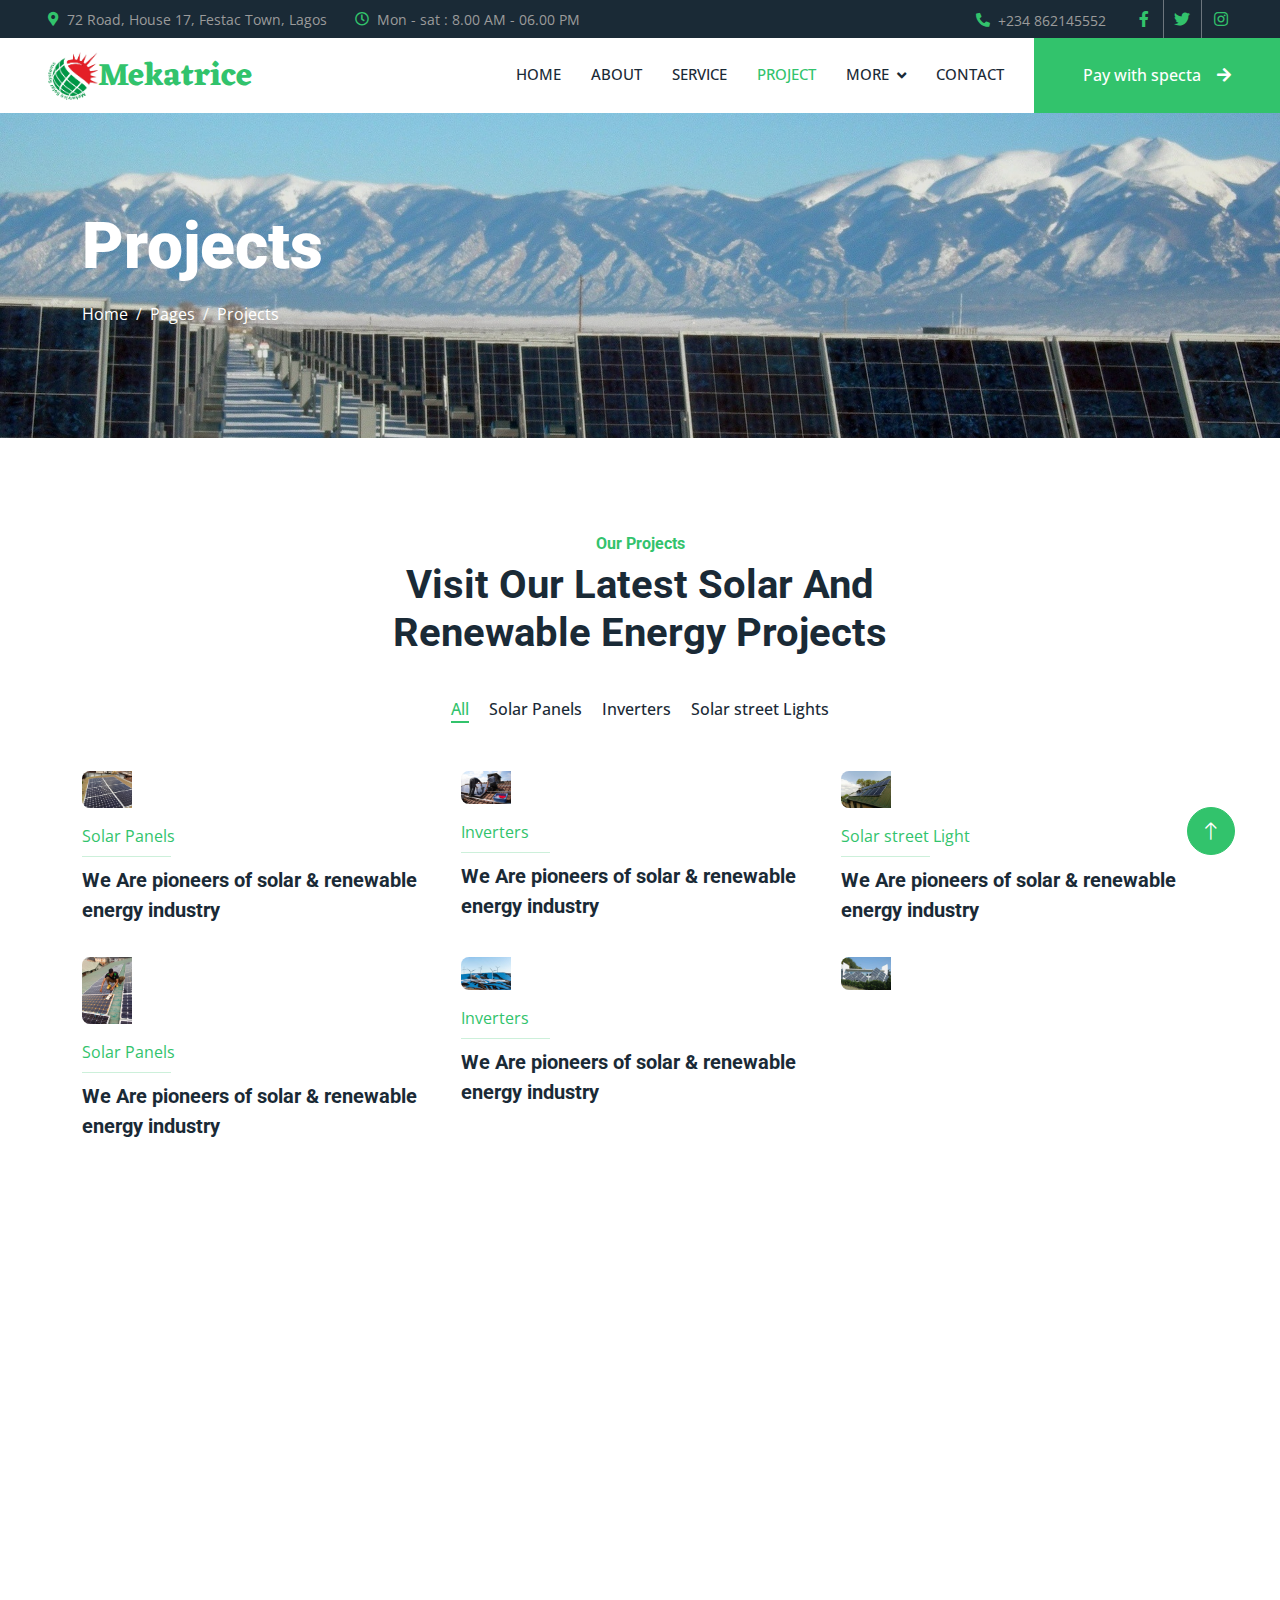
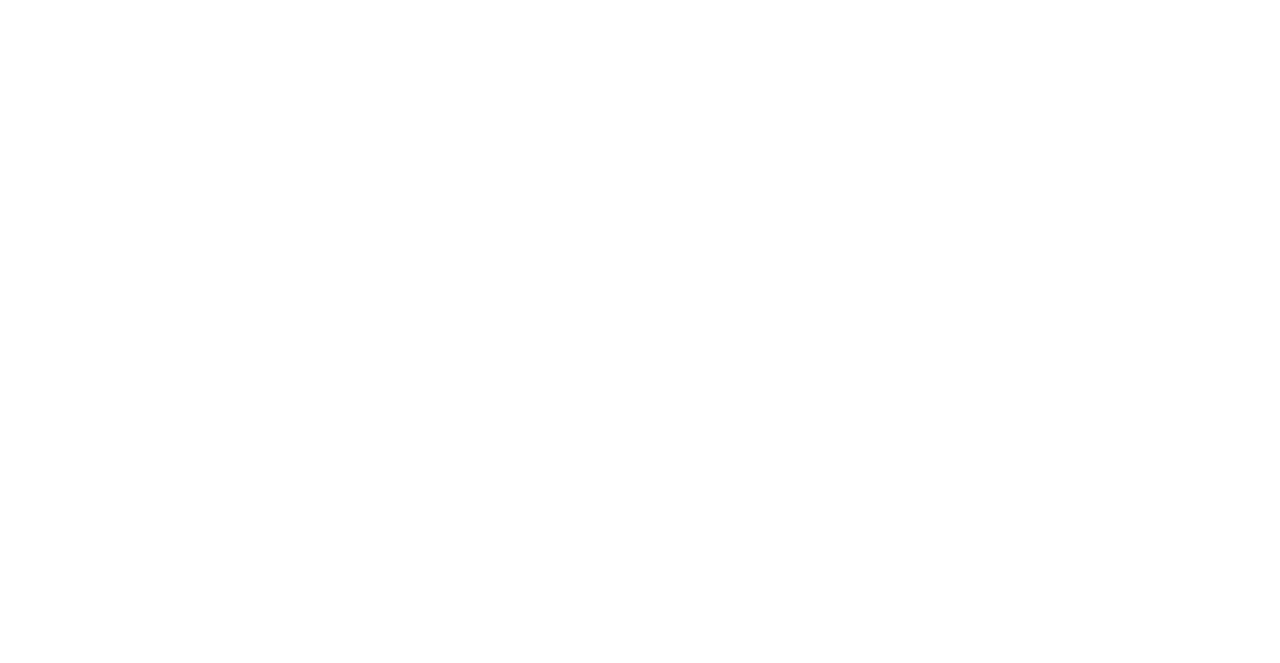
<file: project.html>
<!DOCTYPE html>
<html lang="en">

<head>
    <meta charset="utf-8">
    <title>Mekatrice - Solar and Renewable Energy</title>
    <meta content="width=device-width, initial-scale=1.0" name="viewport">
    <meta content="" name="keywords">
    <meta content="" name="description">

    <!-- Favicon -->
    <link href="logo.png" rel="icon">

    <!-- Google Web Fonts -->
    <link rel="preconnect" href="https://fonts.googleapis.com">
    <link rel="preconnect" href="https://fonts.gstatic.com" crossorigin>
    <link href="https://fonts.googleapis.com/css2?family=Open+Sans:wght@400;500&family=Roboto:wght@500;700;900&display=swap" rel="stylesheet"> 
    <link href="https://fonts.googleapis.com/css2?family=Eczar&display=swap" rel="stylesheet">

    <!-- Icon Font Stylesheet -->
    <link href="https://cdnjs.cloudflare.com/ajax/libs/font-awesome/5.10.0/css/all.min.css" rel="stylesheet">
    <link href="https://cdn.jsdelivr.net/npm/bootstrap-icons@1.4.1/font/bootstrap-icons.css" rel="stylesheet">

    <!-- Libraries Stylesheet -->
    <link href="lib/animate/animate.min.css" rel="stylesheet">
    <link href="lib/owlcarousel/assets/owl.carousel.min.css" rel="stylesheet">
    <link href="lib/lightbox/css/lightbox.min.css" rel="stylesheet">

    <!-- Customized Bootstrap Stylesheet -->
    <link href="css/bootstrap.min.css" rel="stylesheet">

    <!-- Template Stylesheet -->
    <link href="css/style.css" rel="stylesheet">
</head>

<body>
    <!-- Spinner Start -->
    <div id="spinner" class="show bg-white position-fixed translate-middle w-100 vh-100 top-50 start-50 d-flex align-items-center justify-content-center">
        <div class="spinner-border text-primary" style="width: 3rem; height: 3rem;" role="status">
            <span class="sr-only">Loading...</span>
        </div>
    </div>
    <!-- Spinner End -->


    <!-- Topbar Start -->
    <div class="container-fluid bg-dark p-0">
        <div class="row gx-0 d-none d-lg-flex">
            <div class="col-lg-7 px-5 text-start">
                <div class="h-100 d-inline-flex align-items-center me-4">
                    <small class="fa fa-map-marker-alt text-primary me-2"></small>
                    <small>72 Road, House 17, Festac Town, Lagos</small>
                </div>
                <div class="h-100 d-inline-flex align-items-center">
                    <small class="far fa-clock text-primary me-2"></small>
                    <small>Mon - sat : 8.00 AM - 06.00 PM</small>
                </div>
            </div>
            <div class="col-lg-5 px-5 text-end">
                <div class="h-100 d-inline-flex align-items-center me-4">
                    <small class="fa fa-phone-alt text-primary me-2"></small>
                    <small>+234 862145552</small>
                </div>
                <div class="h-100 d-inline-flex align-items-center mx-n2">
                    <a class="btn btn-square btn-link rounded-0 border-0 border-end border-secondary" href="https://www.facebook.com/mekatricesolarsystems"><i class="fab fa-facebook-f"></i></a>
                    <a class="btn btn-square btn-link rounded-0 border-0 border-end border-secondary" href="https://twitter.com/Mekatricesolar?t=bTSNY7cfKp7Juy4iI0xN5g&s=09"><i class="fab fa-twitter"></i></a>
                    <!--<a class="btn btn-square btn-link rounded-0 border-0 border-end border-secondary" href=""><i class="fab fa-linkedin-in"></i></a>-->
                    <a class="btn btn-square btn-link rounded-0" href="https://www.instagram.com/mekatricesolarsystem?igshid=YmMyMTA2M2Y="><i class="fab fa-instagram"></i></a>
                </div>
            </div>
        </div>
    </div>
    <!-- Topbar End -->


    <!-- Navbar Start -->
    <nav class="navbar navbar-expand-lg bg-white navbar-light sticky-top p-0">
        <a href="index.html" class="navbar-brand d-flex align-items-center px-4 px-lg-5">
            <img src="logo.png" alt="Mekatrice Logo">
            <h2 class="m-0 text-primary"><span style="font-family: 'Eczar', serif;">Mekatrice</span></h2>
        </a>
        <button type="button" class="navbar-toggler me-4" data-bs-toggle="collapse" data-bs-target="#navbarCollapse">
            <span class="navbar-toggler-icon"></span>
        </button>
        <div class="collapse navbar-collapse" id="navbarCollapse">
            <div class="navbar-nav ms-auto p-4 p-lg-0">
                <a href="index.html" class="nav-item nav-link">Home</a>
                <a href="about.html" class="nav-item nav-link">About</a>
                <a href="service.html" class="nav-item nav-link">Service</a>
                <a href="project.html" class="nav-item nav-link active">Project</a>
                <div class="nav-item dropdown">
                    <a href="#" class="nav-link dropdown-toggle" data-bs-toggle="dropdown">More</a>
                    <div class="dropdown-menu bg-light m-0">
                        <a href="feature.html" class="dropdown-item">Feature</a>
                        <a href="quote.html" class="dropdown-item">FAQ</a>
                        <a href="team.html" class="dropdown-item">Our Team</a>
                        <a href="testimonial.html" class="dropdown-item">Testimonial</a>
                        <a href="pay.html" class="dropdown-item">Pay with specta</a>
                        <a href="packages.html" class="dropdown-item">packages</a>
                    </div>
                </div>
                <a href="contact.html" class="nav-item nav-link">Contact</a>
            </div>
            <a href="pay.html" class="btn btn-primary rounded-0 py-4 px-lg-5 d-none d-lg-block">Pay with specta<i class="fa fa-arrow-right ms-3"></i></a>
        </div>
    </nav>
    <!-- Navbar End -->


    <!-- Page Header Start -->
    <div class="container-fluid page-header py-5 mb-5">
        <div class="container py-5">
            <h1 class="display-3 text-white mb-3 animated slideInDown">Projects</h1>
            <nav aria-label="breadcrumb animated slideInDown">
                <ol class="breadcrumb">
                    <li class="breadcrumb-item"><a class="text-white" href="#">Home</a></li>
                    <li class="breadcrumb-item"><a class="text-white" href="#">Pages</a></li>
                    <li class="breadcrumb-item text-white active" aria-current="page">Projects</li>
                </ol>
            </nav>
        </div>
    </div>
    <!-- Page Header End -->
    <!-- Projects Start -->
    <div class="container-xxl py-5">
        <div class="container">
            <div class="text-center mx-auto mb-5 wow fadeInUp" data-wow-delay="0.1s" style="max-width: 600px;">
                <h6 class="text-primary">Our Projects</h6>
                <h1 class="mb-4">Visit Our Latest Solar And Renewable Energy Projects</h1>
            </div>
            <div class="row mt-n2 wow fadeInUp" data-wow-delay="0.3s">
                <div class="col-12 text-center">
                    <ul class="list-inline mb-5" id="portfolio-flters">
                        <li class="mx-2 active" data-filter="*">All</li>
                        <li class="mx-2" data-filter=".first">Solar Panels</li>
                        <li class="mx-2" data-filter=".second">Inverters</li>
                        <li class="mx-2" data-filter=".third">Solar street Lights</li>
                    </ul>
                </div>
            </div>
            <div class="row g-4 portfolio-container wow fadeInUp" data-wow-delay="0.5s">
                <div class="col-lg-4 col-md-6 portfolio-item first">
                    <div class="portfolio-img rounded overflow-hidden">
                        <img class="img-fluid" src="img/mekatrice-4 (1).jpg" alt="mekatrice solar projects">
                        <div class="portfolio-btn">
                            <a class="btn btn-lg-square btn-outline-light rounded-circle mx-1" href="img/mekatrice-4 (1).jpg" data-lightbox="portfolio"><i class="fa fa-eye"></i></a>
                            
                        </div>
                    </div>
                    <div class="pt-3">
                        <p class="text-primary mb-0">Solar Panels</p>
                        <hr class="text-primary w-25 my-2">
                        <h5 class="lh-base">We Are pioneers of solar & renewable energy industry</h5>
                    </div>
                </div>
                <div class="col-lg-4 col-md-6 portfolio-item second">
                    <div class="portfolio-img rounded overflow-hidden">
                        <img class="img-fluid" src="img/img-600x400-5.jpg" alt="">
                        <div class="portfolio-btn">
                            <a class="btn btn-lg-square btn-outline-light rounded-circle mx-1" href="img/img-600x400-5.jpg" data-lightbox="portfolio"><i class="fa fa-eye"></i></a>
                        
                        </div>
                    </div>
                    <div class="pt-3">
                        <p class="text-primary mb-0">Inverters</p>
                        <hr class="text-primary w-25 my-2">
                        <h5 class="lh-base">We Are pioneers of solar & renewable energy industry</h5>
                    </div>
                </div>
                <div class="col-lg-4 col-md-6 portfolio-item third">
                    <div class="portfolio-img rounded overflow-hidden">
                        <img class="img-fluid" src="img/mekatrice-2.jpg" alt="mekatrice solar systems">
                        <div class="portfolio-btn">
                            <a class="btn btn-lg-square btn-outline-light rounded-circle mx-1" href="img/mekatrice-2.jpg" data-lightbox="portfolio"><i class="fa fa-eye"></i></a>
                       
                        </div>
                    </div>
                    <div class="pt-3">
                        <p class="text-primary mb-0">Solar street Light</p>
                        <hr class="text-primary w-25 my-2">
                        <h5 class="lh-base">We Are pioneers of solar & renewable energy industry</h5>
                    </div>
                </div>
                <div class="col-lg-4 col-md-6 portfolio-item first">
                    <div class="portfolio-img rounded overflow-hidden">
                        <img class="img-fluid" src="img/mekatrice-3.jpg" alt="">
                        <div class="portfolio-btn">
                            <a class="btn btn-lg-square btn-outline-light rounded-circle mx-1" href="img/mekatrice-3.jpg" data-lightbox="portfolio"><i class="fa fa-eye"></i></a>
                    
                        </div>
                    </div>
                    <div class="pt-3">
                        <p class="text-primary mb-0">Solar Panels</p>
                        <hr class="text-primary w-25 my-2">
                        <h5 class="lh-base">We Are pioneers of solar & renewable energy industry</h5>
                    </div>
                </div>
                <div class="col-lg-4 col-md-6 portfolio-item second">
                    <div class="portfolio-img rounded overflow-hidden">
                        <img class="img-fluid" src="img/img-600x400-2.jpg" alt="">
                        <div class="portfolio-btn">
                            <a class="btn btn-lg-square btn-outline-light rounded-circle mx-1" href="img/img-600x400-2.jpg" data-lightbox="portfolio"><i class="fa fa-eye"></i></a>
                        
                        </div>
                    </div>
                    <div class="pt-3">
                        <p class="text-primary mb-0">Inverters</p>
                        <hr class="text-primary w-25 my-2">
                        <h5 class="lh-base">We Are pioneers of solar & renewable energy industry</h5>
                    </div>
                </div>
                <div class="col-lg-4 col-md-6 portfolio-item third">
                    <div class="portfolio-img rounded overflow-hidden">
                        <img class="img-fluid" src="img/img-600x400-1.jpg" alt="">
                        <div class="portfolio-btn">
                            <a class="btn btn-lg-square btn-outline-light rounded-circle mx-1" href="img/img-600x400-1.jpg" data-lightbox="portfolio"><i class="fa fa-eye"></i></a>
                         
                        </div>
                    </div>
                </div>    
            </div>
        </div>
    </div>
    <!-- Projects End -->

    <!-- Quote Start -->
   <!-- <div class="container-fluid bg-light overflow-hidden my-5 px-lg-0"> 
    <div class="container quote px-lg-0"> 
            <div class="row g-0 mx-lg-0">
                <div class="col-lg-6 ps-lg-0 wow fadeIn" data-wow-delay="0.1s" style="min-height: 400px;">
                    <div class="position-relative h-100">
                        <img class="position-absolute img-fluid w-100 h-100" src="img/quote.jpg" style="object-fit: cover;" alt="">
                    </div>
                </div>
                <div class="col-lg-6 quote-text py-5 wow fadeIn" data-wow-delay="0.5s">
                    <div class="p-lg-5 pe-lg-0">
                        <h6 class="text-primary">Free Quote</h6>
                        <h1 class="mb-4">Get A Free Quote</h1>
                        <p class="mb-4 pb-2">Tempor erat elitr rebum at clita. Diam dolor diam ipsum sit. Aliqu diam amet diam et eos. Clita erat ipsum et lorem et sit, sed stet lorem sit clita duo justo erat amet</p>
                        <form>
                            <div class="row g-3">
                                <div class="col-12 col-sm-6">
                                    <input type="text" class="form-control border-0" placeholder="Your Name" style="height: 55px;">
                                </div>
                                <div class="col-12 col-sm-6">
                                    <input type="email" class="form-control border-0" placeholder="Your Email" style="height: 55px;">
                                </div>
                                <div class="col-12 col-sm-6">
                                    <input type="text" class="form-control border-0" placeholder="Your Mobile" style="height: 55px;">
                                </div>
                                <div class="col-12 col-sm-6">
                                    <select class="form-select border-0" style="height: 55px;">
                                        <option selected>Select A Service</option>
                                        <option value="1">Service 1</option>
                                        <option value="2">Service 2</option>
                                        <option value="3">Service 3</option>
                                    </select>
                                </div>
                                <div class="col-12">
                                    <textarea class="form-control border-0" placeholder="Special Note"></textarea>
                                </div>
                                <div class="col-12">
                                    <button class="btn btn-primary rounded-pill py-3 px-5" type="submit">Submit</button>
                                </div>
                            </div>
                        </form>
                    </div>
                </div>
            </div>
        </div>
    </div> 
    <!-- Quote End -->


    <!-- Testimonial Start -->
    <div class="container-xxl py-5">
        <div class="container">
            <div class="text-center mx-auto mb-5 wow fadeInUp" data-wow-delay="0.1s" style="max-width: 600px;">
                <h6 class="text-primary">Testimonial</h6>
                <h1 class="mb-4">What Our Clients Say!</h1>
            </div>
            <div class="owl-carousel testimonial-carousel wow fadeInUp" data-wow-delay="0.1s">
                <div class="testimonial-item text-center">
                    <div class="testimonial-img position-relative">
                        <img class="img-fluid rounded-circle mx-auto mb-5" src="img/testimonial-1.jpg">
                        <div class="btn-square bg-primary rounded-circle">
                            <i class="fa fa-quote-left text-white"></i>
                        </div>
                    </div>
                    <div class="testimonial-text text-center rounded p-4">
                        <p>Clita clita tempor justo dolor ipsum amet kasd amet duo justo duo duo labore sed sed. Magna ut diam sit et amet stet eos sed clita erat magna elitr erat sit sit erat at rebum justo sea clita.</p>
                        <h5 class="mb-1">Client Name</h5>
                        <span class="fst-italic">Profession</span>
                    </div>
                </div>
                <div class="testimonial-item text-center">
                    <div class="testimonial-img position-relative">
                        <img class="img-fluid rounded-circle mx-auto mb-5" src="img/testimonial-2.jpg">
                        <div class="btn-square bg-primary rounded-circle">
                            <i class="fa fa-quote-left text-white"></i>
                        </div>
                    </div>
                    <div class="testimonial-text text-center rounded p-4">
                        <p>Clita clita tempor justo dolor ipsum amet kasd amet duo justo duo duo labore sed sed. Magna ut diam sit et amet stet eos sed clita erat magna elitr erat sit sit erat at rebum justo sea clita.</p>
                        <h5 class="mb-1">Client Name</h5>
                        <span class="fst-italic">Profession</span>
                    </div>
                </div>
                <div class="testimonial-item text-center">
                    <div class="testimonial-img position-relative">
                        <img class="img-fluid rounded-circle mx-auto mb-5" src="img/testimonial-3.jpg">
                        <div class="btn-square bg-primary rounded-circle">
                            <i class="fa fa-quote-left text-white"></i>
                        </div>
                    </div>
                    <div class="testimonial-text text-center rounded p-4">
                        <p>Clita clita tempor justo dolor ipsum amet kasd amet duo justo duo duo labore sed sed. Magna ut diam sit et amet stet eos sed clita erat magna elitr erat sit sit erat at rebum justo sea clita.</p>
                        <h5 class="mb-1">Client Name</h5>
                        <span class="fst-italic">Profession</span>
                    </div>
                </div>
            </div>
        </div>
    </div>
    <!-- Testimonial End -->
        

    <!-- Footer Start -->
    <div class="container-fluid bg-dark text-body footer mt-5 pt-5 wow fadeIn" data-wow-delay="0.1s">
        <div class="container py-5">
            <div class="row g-5">
                <div class="col-lg-3 col-md-6">
                    <h5 class="text-white mb-4">Address</h5>
                    <p class="mb-2"><i class="fa fa-map-marker-alt me-3"></i>72 Road, House 17, Festac Town, Lagos</p>
                    <p class="mb-2"><i class="fa fa-phone-alt me-3"></i>+234 862145552</p>
                    <p class="mb-2"><i class="fa fa-envelope me-3"></i>info@example.com</p>
                    <div class="d-flex pt-2">
                        <a class="btn btn-square btn-outline-light btn-social" href="https://www.instagram.com/mekatricesolarsystem?igshid=YmMyMTA2M2Y="><i class="fab fa-instagram"></i></a>
                        <a class="btn btn-square btn-outline-light btn-social" href="https://www.facebook.com/mekatricesolarsystems"><i class="fab fa-facebook-f"></i></a>
                        <a class="btn btn-square btn-outline-light btn-social" href="https://twitter.com/Mekatricesolar?t=bTSNY7cfKp7Juy4iI0xN5g&s=09"><i class="fab fa-twitter"></i></a>
                    </div>
                </div>
                <div class="col-lg-3 col-md-6">
                    <h5 class="text-white mb-4">Quick Links</h5>
                    <a class="btn btn-link" href="about.html">About Us</a>
                    <a class="btn btn-link" href="contact.html">Contact Us</a>
                    <a class="btn btn-link" href="service.html">Our Services</a>
                    <a class="btn btn-link" href="">Terms & Condition</a>
                    <a class="btn btn-link" href="">Support</a>
                </div>
                <div class="col-lg-3 col-md-6">
                    <h5 class="text-white mb-4">Project Gallery</h5>
                    <div class="row g-2">
                        <div class="col-4">
                            <img class="img-fluid rounded" src="img/mekatrice-5.jpg" alt="mekatrice solar systems">
                        </div>
                        <div class="col-4">
                            <img class="img-fluid rounded" src="img/mekatrice-2.jpg" alt="mekatrice solar systems">
                        </div>
                        <div class="col-4">
                            <img class="img-fluid rounded" src="img/mekatrice-3.jpg" alt="mekatrice solar systems">
                        </div>
                        <div class="col-4">
                            <img class="img-fluid rounded" src="logo.png" alt="mekatrice solar systems">
                        </div>
                        <div class="col-4">
                            <img class="img-fluid rounded" src="img/mekatrice office.jpg" alt="mekatrice office">
                        </div>
                        <div class="col-4">
                            <img class="img-fluid rounded" src="img/mekatrice reception.jpg" alt="mekatrice reception">
                        </div>
                    </div>
                </div>
                <div class="col-lg-3 col-md-6">
                    <h5 class="text-white mb-4">Newsletter</h5>
                    <p>subscribe To keep in touch with our Services.</p>
                    <div class="position-relative mx-auto" style="max-width: 400px;">
                        <input class="form-control border-0 w-100 py-3 ps-4 pe-5" type="text" placeholder="Your email">
                        <button type="button" class="btn btn-primary py-2 position-absolute top-0 end-0 mt-2 me-2">Subscribe</button>
                    </div>
                </div>
            </div>
        </div>
        <div class="container">
            <div class="copyright">
                <div class="row">
                    <div class="col-md-6 text-center text-md-start mb-3 mb-md-0">
                        &copy; <a href="#">Mekatrice Solar Systems</a>, All Right Reserved.
                    </div>
 
                </div>
            </div>
        </div>
    </div>
    <!-- Footer End -->


    <!-- Back to Top -->
    <a href="#" class="btn btn-lg btn-primary btn-lg-square rounded-circle back-to-top"><i class="bi bi-arrow-up"></i></a>


    <!-- JavaScript Libraries -->
    <script src="https://code.jquery.com/jquery-3.4.1.min.js"></script>
    <script src="https://cdn.jsdelivr.net/npm/bootstrap@5.0.0/dist/js/bootstrap.bundle.min.js"></script>
    <script src="lib/wow/wow.min.js"></script>
    <script src="lib/easing/easing.min.js"></script>
    <script src="lib/waypoints/waypoints.min.js"></script>
    <script src="lib/counterup/counterup.min.js"></script>
    <script src="lib/owlcarousel/owl.carousel.min.js"></script>
    <script src="lib/isotope/isotope.pkgd.min.js"></script>
    <script src="lib/lightbox/js/lightbox.min.js"></script>

    <!-- Template Javascript -->
    <script src="js/main.js"></script>
</body>

</html>
</file>
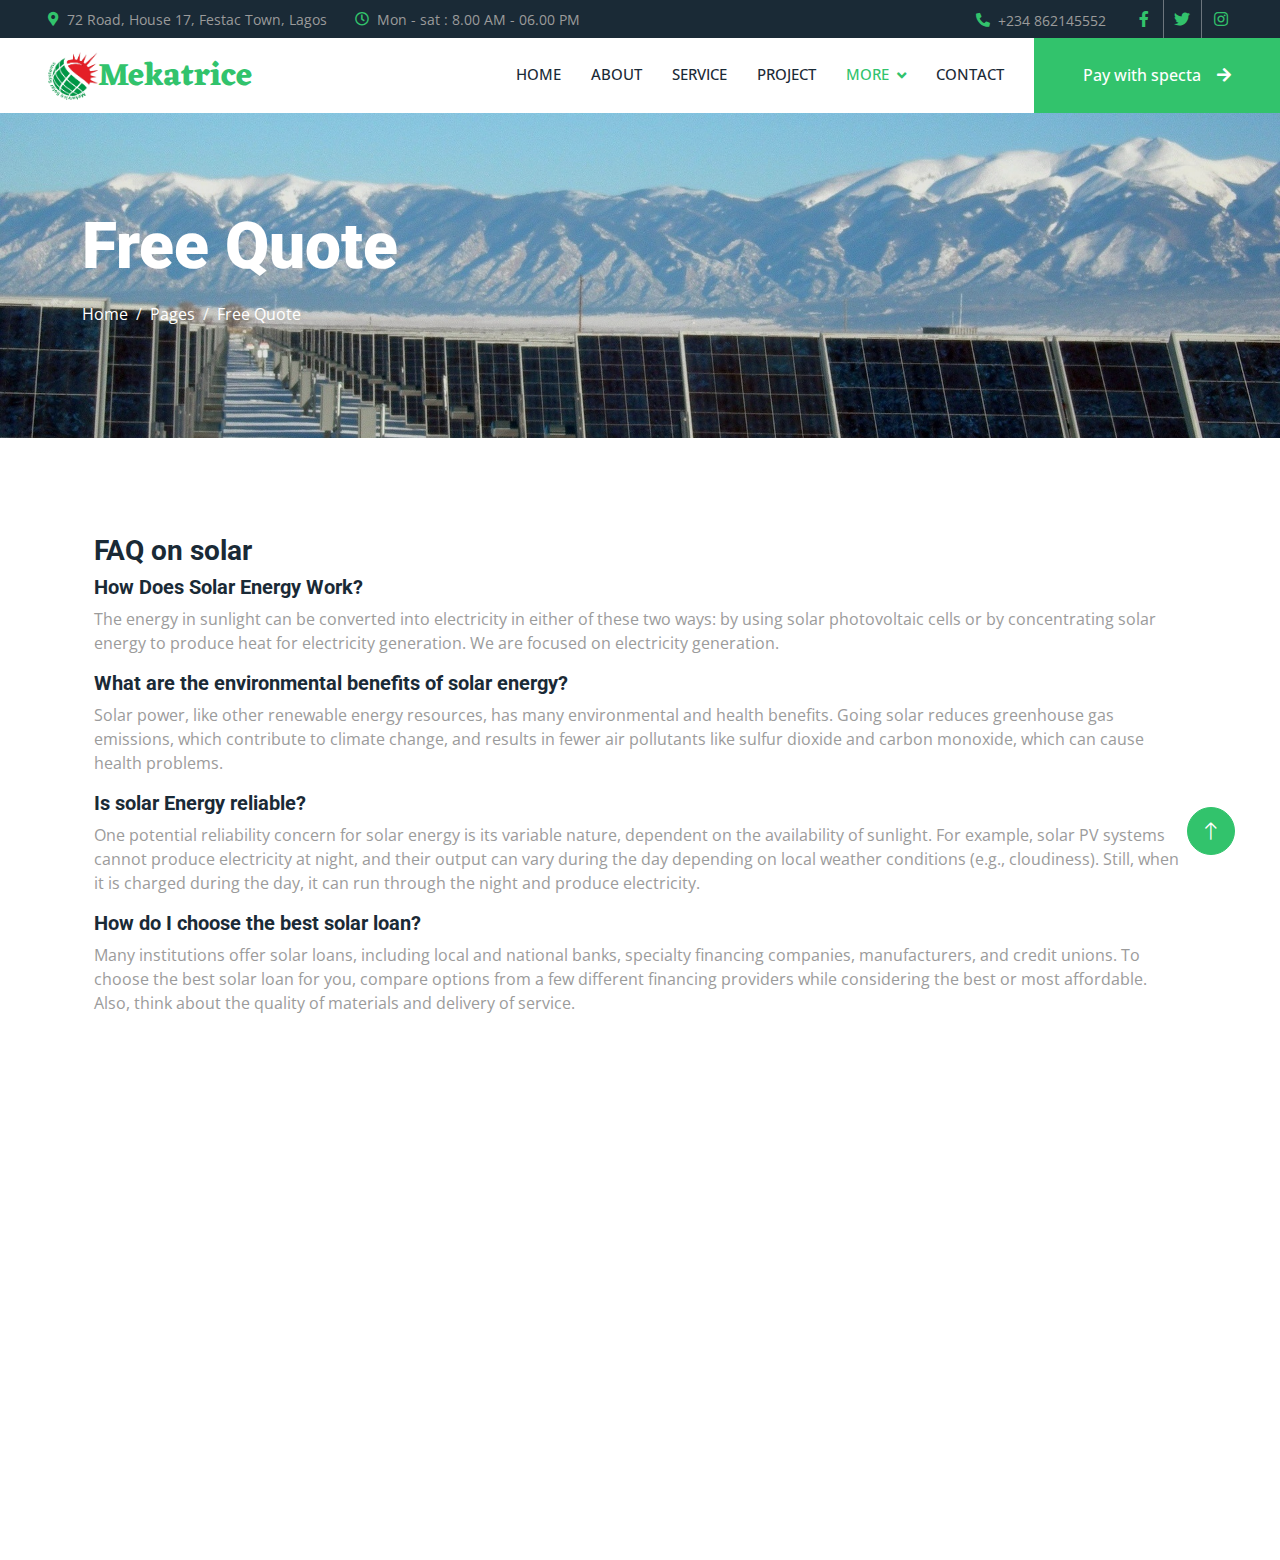
<file: quote.html>
<!DOCTYPE html>
<html lang="en">

<head>
    <meta charset="utf-8">
    <title>Mekatrice - Solar and Renewable Energy</title>
    <meta content="width=device-width, initial-scale=1.0" name="viewport">
    <meta content="" name="keywords">
    <meta content="" name="description">

    <!-- Favicon -->
    <link href="logo.png" rel="icon">
    <!-- Google Web Fonts -->
    <link rel="preconnect" href="https://fonts.googleapis.com">
    <link rel="preconnect" href="https://fonts.gstatic.com" crossorigin>
    <link href="https://fonts.googleapis.com/css2?family=Open+Sans:wght@400;500&family=Roboto:wght@500;700;900&display=swap" rel="stylesheet"> 
    <link href="https://fonts.googleapis.com/css2?family=Eczar&display=swap" rel="stylesheet">

    <!-- Icon Font Stylesheet -->
    <link href="https://cdnjs.cloudflare.com/ajax/libs/font-awesome/5.10.0/css/all.min.css" rel="stylesheet">
    <link href="https://cdn.jsdelivr.net/npm/bootstrap-icons@1.4.1/font/bootstrap-icons.css" rel="stylesheet">

    <!-- Libraries Stylesheet -->
    <link href="lib/animate/animate.min.css" rel="stylesheet">
    <link href="lib/owlcarousel/assets/owl.carousel.min.css" rel="stylesheet">
    <link href="lib/lightbox/css/lightbox.min.css" rel="stylesheet">

    <!-- Customized Bootstrap Stylesheet -->
    <link href="css/bootstrap.min.css" rel="stylesheet">

    <!-- Template Stylesheet -->
    <link href="css/style.css" rel="stylesheet">
</head>

<body>
    <!-- Spinner Start -->
    <div id="spinner" class="show bg-white position-fixed translate-middle w-100 vh-100 top-50 start-50 d-flex align-items-center justify-content-center">
        <div class="spinner-border text-primary" style="width: 3rem; height: 3rem;" role="status">
            <span class="sr-only">Loading...</span>
        </div>
    </div>
    <!-- Spinner End -->


    <!-- Topbar Start -->
    <div class="container-fluid bg-dark p-0">
        <div class="row gx-0 d-none d-lg-flex">
            <div class="col-lg-7 px-5 text-start">
                <div class="h-100 d-inline-flex align-items-center me-4">
                    <small class="fa fa-map-marker-alt text-primary me-2"></small>
                    <small>72 Road, House 17, Festac Town, Lagos</small>
                </div>
                <div class="h-100 d-inline-flex align-items-center">
                    <small class="far fa-clock text-primary me-2"></small>
                    <small>Mon - sat : 8.00 AM - 06.00 PM</small>
                </div>
            </div>
            <div class="col-lg-5 px-5 text-end">
                <div class="h-100 d-inline-flex align-items-center me-4">
                    <small class="fa fa-phone-alt text-primary me-2"></small>
                    <small>+234 862145552</small>
                </div>
                <div class="h-100 d-inline-flex align-items-center mx-n2">
                    <a class="btn btn-square btn-link rounded-0 border-0 border-end border-secondary" href="https://www.facebook.com/mekatricesolarsystems"><i class="fab fa-facebook-f"></i></a>
                    <a class="btn btn-square btn-link rounded-0 border-0 border-end border-secondary" href=https://twitter.com/Mekatricesolar?t=bTSNY7cfKp7Juy4iI0xN5g&s=09""><i class="fab fa-twitter"></i></a>
                    <!--<a class="btn btn-square btn-link rounded-0 border-0 border-end border-secondary" href=""><i class="fab fa-linkedin-in"></i></a>-->
                    <a class="btn btn-square btn-link rounded-0" href="https://www.instagram.com/mekatricesolarsystem?igshid=YmMyMTA2M2Y="><i class="fab fa-instagram"></i></a>
                </div>
            </div>
        </div>
    </div>
    <!-- Topbar End -->


    <!-- Navbar Start -->
    <nav class="navbar navbar-expand-lg bg-white navbar-light sticky-top p-0">
        <a href="index.html" class="navbar-brand d-flex align-items-center px-4 px-lg-5">
            <img src="logo.png" alt="Mekatrice Logo">
            <h2 class="m-0 text-primary"><span style="font-family: 'Eczar', serif;">Mekatrice</span></h2>
        </a>
        <button type="button" class="navbar-toggler me-4" data-bs-toggle="collapse" data-bs-target="#navbarCollapse">
            <span class="navbar-toggler-icon"></span>
        </button>
        <div class="collapse navbar-collapse" id="navbarCollapse">
            <div class="navbar-nav ms-auto p-4 p-lg-0">
                <a href="index.html" class="nav-item nav-link">Home</a>
                <a href="about.html" class="nav-item nav-link">About</a>
                <a href="service.html" class="nav-item nav-link">Service</a>
                <a href="project.html" class="nav-item nav-link">Project</a>
                <div class="nav-item dropdown">
                    <a href="#" class="nav-link dropdown-toggle active" data-bs-toggle="dropdown">More</a>
                    <div class="dropdown-menu bg-light m-0">
                        <a href="feature.html" class="dropdown-item">Feature</a>
                        <a href="quote.html" class="dropdown-item">FAQ</a>
                        <a href="team.html" class="dropdown-item">Our Team</a>
                        <a href="testimonial.html" class="dropdown-item">Testimonial</a>
                        <a href="pay.html" class="dropdown-item">Pay with specta</a>
                        <a href="packages.html" class="dropdown-item">packages</a>
                    </div>
                </div>
                <a href="contact.html" class="nav-item nav-link">Contact</a>
            </div>
            <a href="pay.html" class="btn btn-primary rounded-0 py-4 px-lg-5 d-none d-lg-block">Pay with specta<i class="fa fa-arrow-right ms-3"></i></a>
        </div>
    </nav>
    <!-- Navbar End -->


    <!-- Page Header Start -->
    <div class="container-fluid page-header py-5 mb-5">
        <div class="container py-5">
            <h1 class="display-3 text-white mb-3 animated slideInDown">Free Quote</h1>
            <nav aria-label="breadcrumb animated slideInDown">
                <ol class="breadcrumb">
                    <li class="breadcrumb-item"><a class="text-white" href="#">Home</a></li>
                    <li class="breadcrumb-item"><a class="text-white" href="#">Pages</a></li>
                    <li class="breadcrumb-item text-white active" aria-current="page">Free Quote</li>
                </ol>
            </nav>
        </div>
    </div>
    <!-- Page Header End -->
    

    <!-- FAQ start -->
    <div class="container">
        <div class="container py-5">
            <h3>FAQ on solar</h3>
            <h5>How Does Solar Energy Work?</h5>
            <p>The energy in sunlight can be converted into electricity in either of these two ways: by using solar photovoltaic cells or by concentrating solar energy to produce heat
               for electricity generation. We are focused on electricity generation.
            </p>
            <h5>What are the environmental benefits of solar energy?</h5>
            <p>Solar power, like other renewable energy resources, has many environmental and health benefits. Going solar reduces greenhouse gas emissions, which contribute to climate change,
                and results in fewer air pollutants like sulfur dioxide and carbon monoxide, which can cause health problems.
            </p>
            <h5>Is solar Energy reliable?</h5>
            <p>One potential reliability concern for solar energy is its variable nature, dependent on the availability of sunlight.
                For example, solar PV systems cannot produce electricity at night, and their output can vary during the day depending on local weather conditions (e.g., cloudiness). Still,
                when it is charged during the day, it can run through the night and produce electricity.
            </p>
            <h5>How do I choose the best solar loan?</h5>
            <p>Many institutions offer solar loans, including local and national banks, specialty financing companies, manufacturers, and credit unions. To choose the best solar loan for you,
                compare options from a few different financing providers while considering the best or most affordable. Also, think about the quality of materials and delivery of service.
            </p>
        </div>
    </div>   
    <!-- FAQ start -->
    <!-- Footer Start -->
    <div class="container-fluid bg-dark text-body footer mt-5 pt-5 wow fadeIn" data-wow-delay="0.1s">
        <div class="container py-5">
            <div class="row g-5">
                <div class="col-lg-3 col-md-6">
                    <h5 class="text-white mb-4">Address</h5>
                    <p class="mb-2"><i class="fa fa-map-marker-alt me-3"></i>72 Road, House 17, Festac Town, Lagos</p>
                    <p class="mb-2"><i class="fa fa-phone-alt me-3"></i>+234 862145552</p>
                    <p class="mb-2"><i class="fa fa-envelope me-3"></i>info@example.com</p>
                    <div class="d-flex pt-2">
                        <a class="btn btn-square btn-outline-light btn-social" href="https://www.instagram.com/mekatricesolarsystem?igshid=YmMyMTA2M2Y="><i class="fab fa-instagram"></i></a>
                        <a class="btn btn-square btn-outline-light btn-social" href="https://www.facebook.com/mekatricesolarsystems"><i class="fab fa-facebook-f"></i></a>
                        <a class="btn btn-square btn-outline-light btn-social" href="https://twitter.com/Mekatricesolar?t=bTSNY7cfKp7Juy4iI0xN5g&s=09"><i class="fab fa-twitter"></i></a>
                    </div>
                </div>
                <div class="col-lg-3 col-md-6">
                    <h5 class="text-white mb-4">Quick Links</h5>
                    <a class="btn btn-link" href="about.html">About Us</a>
                    <a class="btn btn-link" href="contact.html">Contact Us</a>
                    <a class="btn btn-link" href="service.html">Our Services</a>
                    <a class="btn btn-link" href="">Terms & Condition</a>
                    <a class="btn btn-link" href="">Support</a>
                </div>
                <div class="col-lg-3 col-md-6">
                    <h5 class="text-white mb-4">Project Gallery</h5>
                        <div class="row g-2">
                            <div class="col-4">
                                <img class="img-fluid rounded" src="img/mekatrice-5.jpg" alt="mekatrice solar systems">
                            </div>
                            <div class="col-4">
                                <img class="img-fluid rounded" src="img/mekatrice-2.jpg" alt="mekatrice solar systems">
                            </div>
                            <div class="col-4">
                                <img class="img-fluid rounded" src="img/mekatrice-3.jpg" alt="mekatrice solar systems">
                            </div>
                            <div class="col-4">
                                <img class="img-fluid rounded" src="logo.png" alt="mekatrice solar systems">
                            </div>
                            <div class="col-4">
                                <img class="img-fluid rounded" src="img/mekatrice office.jpg" alt="mekatrice office">
                            </div>
                            <div class="col-4">
                                <img class="img-fluid rounded" src="img/mekatrice reception.jpg" alt="mekatrice reception">
                            </div>
                        </div>
                    </div>
                <div class="col-lg-3 col-md-6">
                    <h5 class="text-white mb-4">Newsletter</h5>
                    <p>subscribe To keep in touch with our Services.</p>
                    <div class="position-relative mx-auto" style="max-width: 400px;">
                        <input class="form-control border-0 w-100 py-3 ps-4 pe-5" type="text" placeholder="Your email">
                        <button type="button" class="btn btn-primary py-2 position-absolute top-0 end-0 mt-2 me-2">Subscribe</button>
                    </div>
                </div>
            </div>
        </div>
        <div class="container">
            <div class="copyright">
                <div class="row">
                    <div class="col-md-6 text-center text-md-start mb-3 mb-md-0">
                        &copy; <a href="#">Mekatrice Solar Systems</a>, All Right Reserved.
                    </div>
                </div>
            </div>
        </div>
    </div>
    <!-- Footer End -->


    <!-- Back to Top -->
    <a href="#" class="btn btn-lg btn-primary btn-lg-square rounded-circle back-to-top"><i class="bi bi-arrow-up"></i></a>


    <!-- JavaScript Libraries -->
    <script src="https://code.jquery.com/jquery-3.4.1.min.js"></script>
    <script src="https://cdn.jsdelivr.net/npm/bootstrap@5.0.0/dist/js/bootstrap.bundle.min.js"></script>
    <script src="lib/wow/wow.min.js"></script>
    <script src="lib/easing/easing.min.js"></script>
    <script src="lib/waypoints/waypoints.min.js"></script>
    <script src="lib/counterup/counterup.min.js"></script>
    <script src="lib/owlcarousel/owl.carousel.min.js"></script>
    <script src="lib/isotope/isotope.pkgd.min.js"></script>
    <script src="lib/lightbox/js/lightbox.min.js"></script>

    <!-- Template Javascript -->
    <script src="js/main.js"></script>
</body>

</html>
</file>
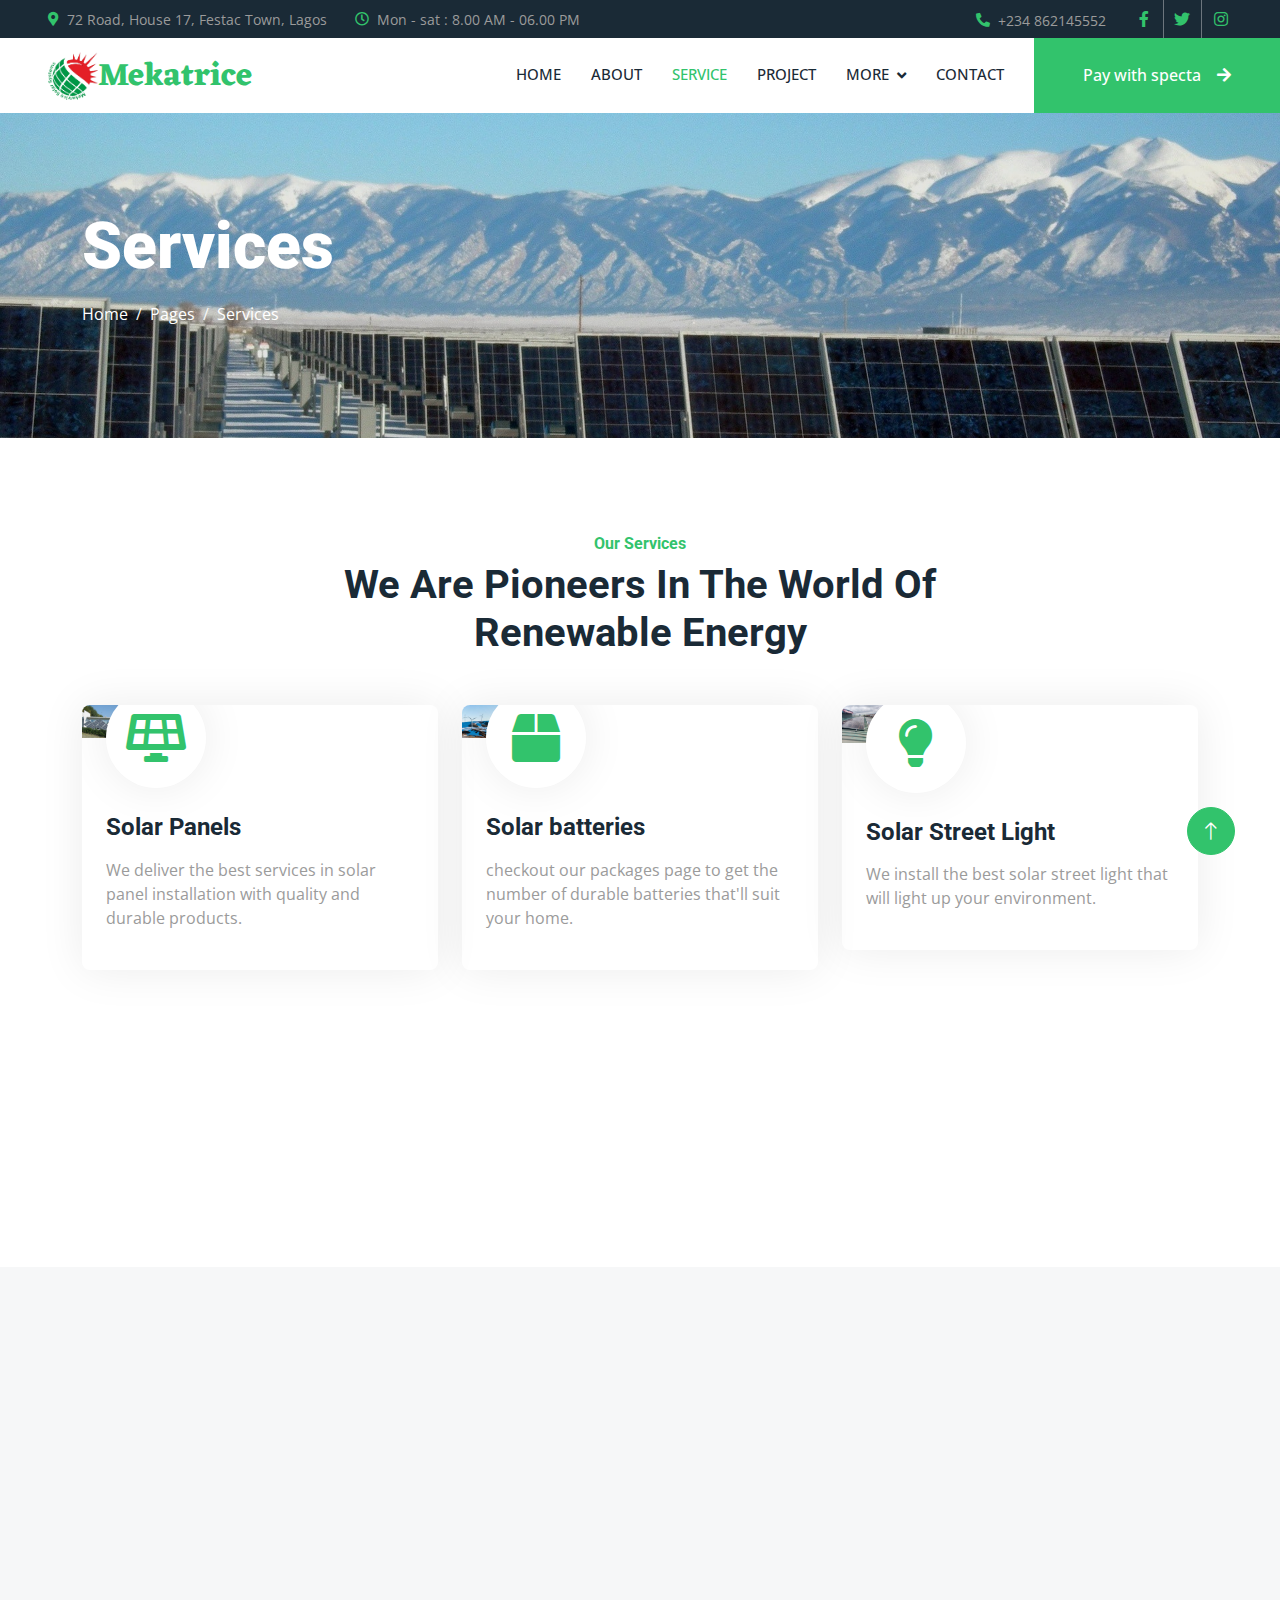
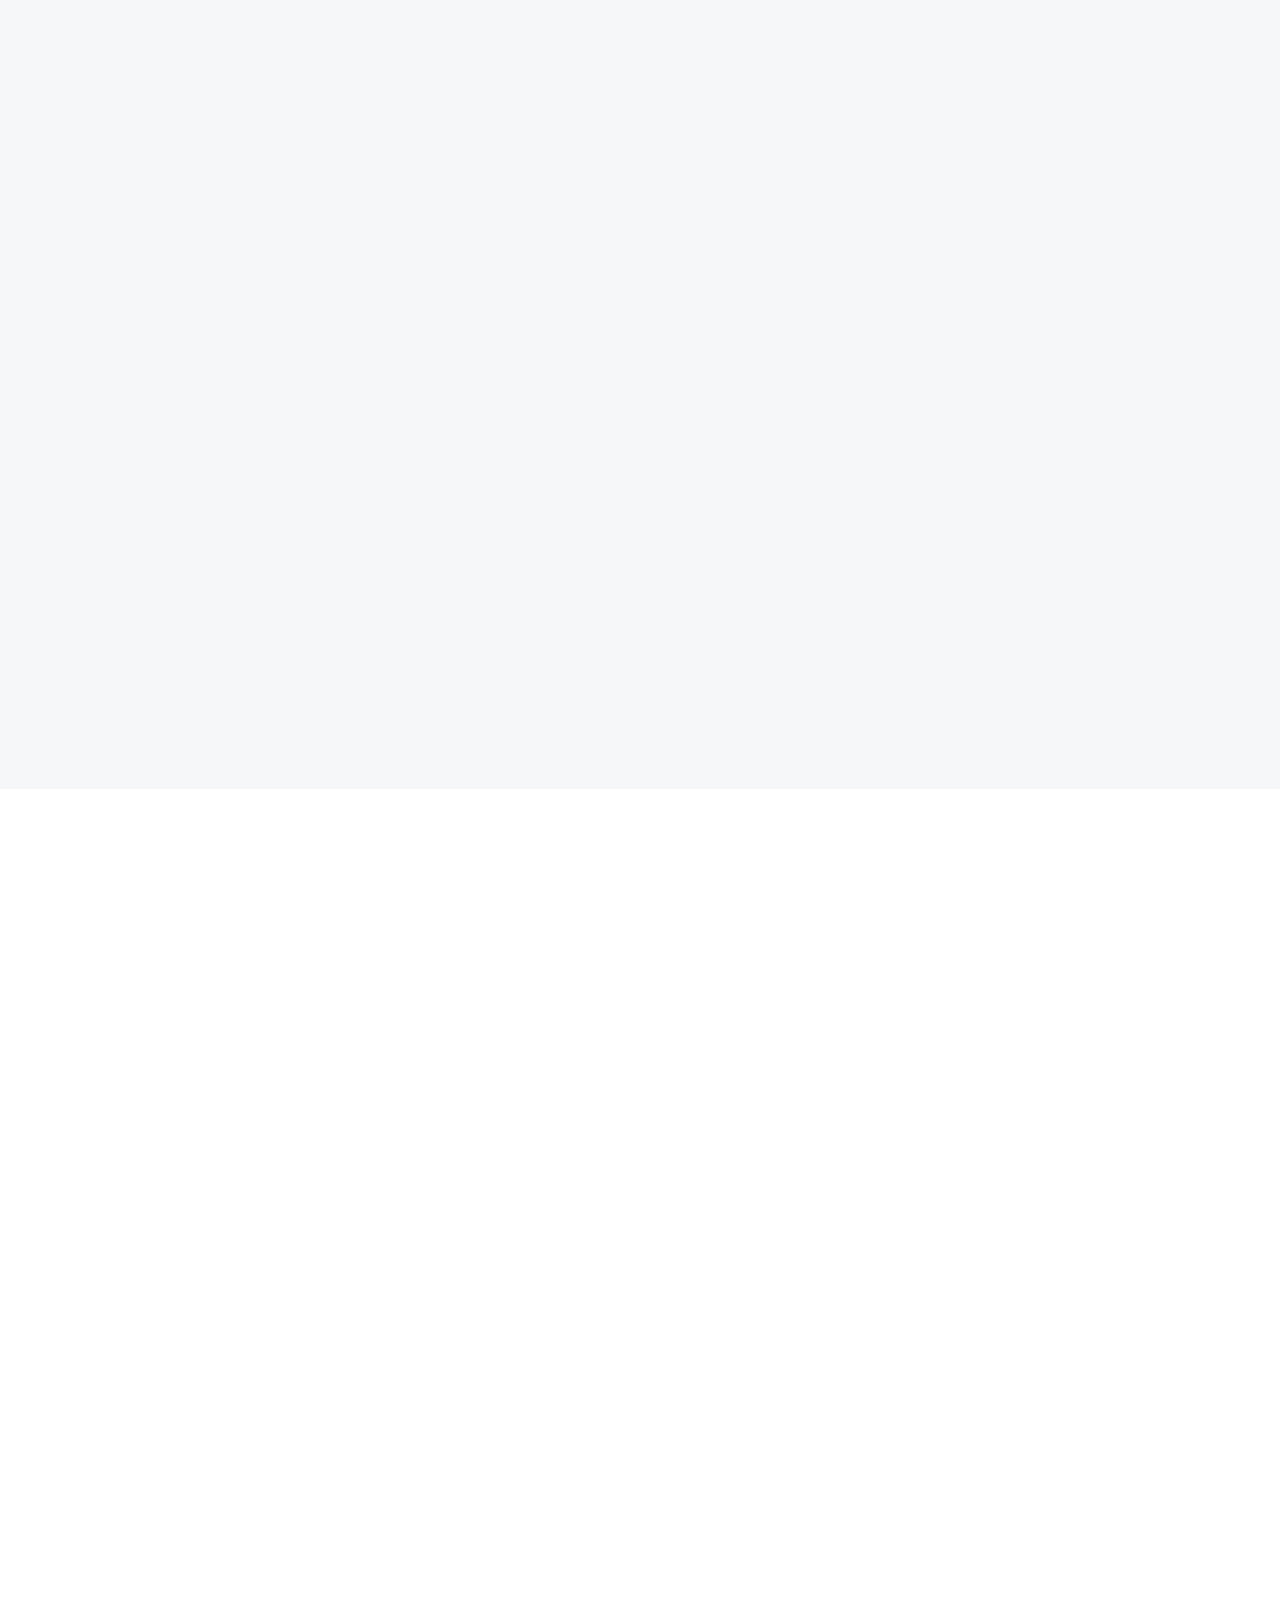
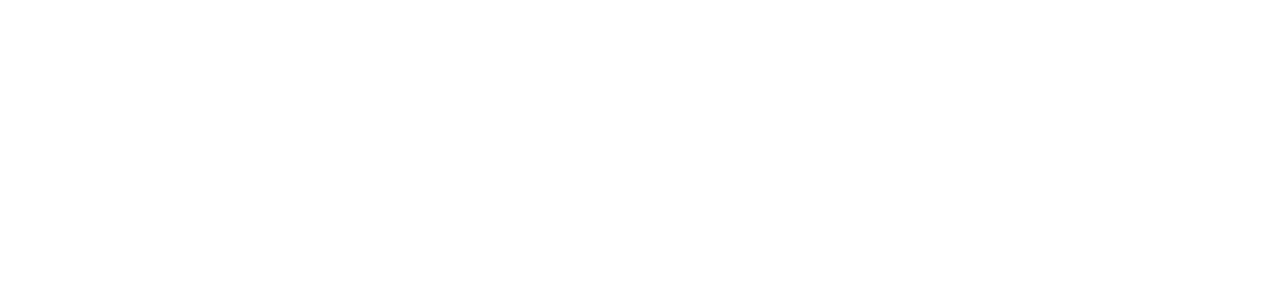
<file: service.html>
<!DOCTYPE html>
<html lang="en">

<head>
    <meta charset="utf-8">
    <title>Mekatrice - Solar and Renewable Energy</title>
    <meta content="width=device-width, initial-scale=1.0" name="viewport">
    <meta content="" name="keywords">
    <meta content="" name="description">

    <!-- Favicon -->
    <link href="logo.png" rel="icon">

    <!-- Google Web Fonts -->
    <link rel="preconnect" href="https://fonts.googleapis.com">
    <link rel="preconnect" href="https://fonts.gstatic.com" crossorigin>
    <link href="https://fonts.googleapis.com/css2?family=Open+Sans:wght@400;500&family=Roboto:wght@500;700;900&display=swap" rel="stylesheet"> 
    <link href="https://fonts.googleapis.com/css2?family=Eczar&display=swap" rel="stylesheet">

    <!-- Icon Font Stylesheet -->
    <link href="https://cdnjs.cloudflare.com/ajax/libs/font-awesome/5.10.0/css/all.min.css" rel="stylesheet">
    <link href="https://cdn.jsdelivr.net/npm/bootstrap-icons@1.4.1/font/bootstrap-icons.css" rel="stylesheet">

    <!-- Libraries Stylesheet -->
    <link href="lib/animate/animate.min.css" rel="stylesheet">
    <link href="lib/owlcarousel/assets/owl.carousel.min.css" rel="stylesheet">
    <link href="lib/lightbox/css/lightbox.min.css" rel="stylesheet">

    <!-- Customized Bootstrap Stylesheet -->
    <link href="css/bootstrap.min.css" rel="stylesheet">

    <!-- Template Stylesheet -->
    <link href="css/style.css" rel="stylesheet">
</head>

<body>
    <!-- Spinner Start -->
    <div id="spinner" class="show bg-white position-fixed translate-middle w-100 vh-100 top-50 start-50 d-flex align-items-center justify-content-center">
        <div class="spinner-border text-primary" style="width: 3rem; height: 3rem;" role="status">
            <span class="sr-only">Loading...</span>
        </div>
    </div>
    <!-- Spinner End -->


    <!-- Topbar Start -->
    <div class="container-fluid bg-dark p-0">
        <div class="row gx-0 d-none d-lg-flex">
            <div class="col-lg-7 px-5 text-start">
                <div class="h-100 d-inline-flex align-items-center me-4">
                    <small class="fa fa-map-marker-alt text-primary me-2"></small>
                    <small>72 Road, House 17, Festac Town, Lagos</small>
                </div>
                <div class="h-100 d-inline-flex align-items-center">
                    <small class="far fa-clock text-primary me-2"></small>
                    <small>Mon - sat : 8.00 AM - 06.00 PM</small>
                </div>
            </div>
            <div class="col-lg-5 px-5 text-end">
                <div class="h-100 d-inline-flex align-items-center me-4">
                    <small class="fa fa-phone-alt text-primary me-2"></small>
                    <small>+234 862145552</small>
                </div>
                <div class="h-100 d-inline-flex align-items-center mx-n2">
                    <a class="btn btn-square btn-link rounded-0 border-0 border-end border-secondary" href="https://www.facebook.com/mekatricesolarsystems"><i class="fab fa-facebook-f"></i></a>
                    <a class="btn btn-square btn-link rounded-0 border-0 border-end border-secondary" href="https://twitter.com/Mekatricesolar?t=bTSNY7cfKp7Juy4iI0xN5g&s=09"><i class="fab fa-twitter"></i></a>
                    <!--<a class="btn btn-square btn-link rounded-0 border-0 border-end border-secondary" href=""><i class="fab fa-linkedin-in"></i></a>-->
                    <a class="btn btn-square btn-link rounded-0" href="https://www.instagram.com/mekatricesolarsystem?igshid=YmMyMTA2M2Y="><i class="fab fa-instagram"></i></a>
                </div>
            </div>
        </div>
    </div>
    <!-- Topbar End -->


    <!-- Navbar Start -->
    <nav class="navbar navbar-expand-lg bg-white navbar-light sticky-top p-0">
        <a href="index.html" class="navbar-brand d-flex align-items-center px-4 px-lg-5">
            <img src="logo.png" alt="Mekatrice Logo">
            <h2 class="m-0 text-primary"><span style="font-family: 'Eczar', serif;">Mekatrice</span></h2>
        </a>
        <button type="button" class="navbar-toggler me-4" data-bs-toggle="collapse" data-bs-target="#navbarCollapse">
            <span class="navbar-toggler-icon"></span>
        </button>
        <div class="collapse navbar-collapse" id="navbarCollapse">
            <div class="navbar-nav ms-auto p-4 p-lg-0">
                <a href="index.html" class="nav-item nav-link">Home</a>
                <a href="about.html" class="nav-item nav-link">About</a>
                <a href="service.html" class="nav-item nav-link active">Service</a>
                <a href="project.html" class="nav-item nav-link">Project</a>
                <div class="nav-item dropdown">
                    <a href="#" class="nav-link dropdown-toggle" data-bs-toggle="dropdown">More</a>
                    <div class="dropdown-menu bg-light m-0">
                        <a href="feature.html" class="dropdown-item">Feature</a>
                        <a href="quote.html" class="dropdown-item">FAQ</a>
                        <a href="team.html" class="dropdown-item">Our Team</a>
                        <a href="testimonial.html" class="dropdown-item">Testimonial</a>
                        <a href="pay.html" class="dropdown-item">Pay with specta</a>
                        <a href="packages.html" class="dropdown-item">packages</a>
                    </div>
                </div>
                <a href="contact.html" class="nav-item nav-link">Contact</a>
            </div>
            <a href="pay.html" class="btn btn-primary rounded-0 py-4 px-lg-5 d-none d-lg-block">Pay with specta<i class="fa fa-arrow-right ms-3"></i></a>
        </div>
    </nav>
    <!-- Navbar End -->


    <!-- Page Header Start -->
    <div class="container-fluid page-header py-5 mb-5">
        <div class="container py-5">
            <h1 class="display-3 text-white mb-3 animated slideInDown">Services</h1>
            <nav aria-label="breadcrumb animated slideInDown">
                <ol class="breadcrumb">
                    <li class="breadcrumb-item"><a class="text-white" href="#">Home</a></li>
                    <li class="breadcrumb-item"><a class="text-white" href="#">Pages</a></li>
                    <li class="breadcrumb-item text-white active" aria-current="page">Services</li>
                </ol>
            </nav>
        </div>
    </div>
    <!-- Page Header End -->

    <!-- Service Start -->
    <div class="container-xxl py-5">
        <div class="container">
            <div class="text-center mx-auto mb-5 wow fadeInUp" data-wow-delay="0.1s" style="max-width: 600px;">
                <h6 class="text-primary">Our Services</h6>
                <h1 class="mb-4">We Are Pioneers In The World Of Renewable Energy</h1>
            </div>
            <div class="row g-4">
                <div class="col-md-6 col-lg-4 wow fadeInUp" data-wow-delay="0.1s">
                    <div class="service-item rounded overflow-hidden">
                        <img class="img-fluid" src="img/img-600x400-1.jpg" alt="">
                        <div class="position-relative p-4 pt-0">
                            <div class="service-icon">
                                <i class="fa fa-solar-panel fa-3x"></i>
                            </div>
                            <h4 class="mb-3">Solar Panels</h4>
                            <p>We deliver the best services in solar panel installation with quality and durable products.</p>
                        </div>
                    </div>
                </div>
                <div class="col-md-6 col-lg-4 wow fadeInUp" data-wow-delay="0.3s">
                    <div class="service-item rounded overflow-hidden">
                        <img class="img-fluid" src="img/img-600x400-2.jpg" alt="">
                        <div class="position-relative p-4 pt-0">
                            <div class="service-icon">
                                <i class="fa fa-box fa-3x"></i>
                            </div>
                            <h4 class="mb-3">Solar batteries</h4>
                            <p>checkout our packages page to get the number of durable batteries that'll suit your home.</p>
                        </div>
                    </div>
                </div>
                <div class="col-md-6 col-lg-4 wow fadeInUp" data-wow-delay="0.5s">
                    <div class="service-item rounded overflow-hidden">
                        <img class="img-fluid" src="img/img-600x400-3.jpg" alt="">
                        <div class="position-relative p-4 pt-0">
                            <div class="service-icon">
                                <i class="fa fa-lightbulb fa-3x"></i>
                            </div>
                            <h4 class="mb-3">Solar Street Light</h4>
                            <p>We install the best solar street light that will light up your environment.</p>
                        </div>
                    </div>
                </div>
                <div class="col-md-6 col-lg-4 wow fadeInUp" data-wow-delay="0.1s">
                    <div class="service-item rounded overflow-hidden">
                        <img class="img-fluid" src="img/img-600x400-4.jpg" alt="">
                        <div class="position-relative p-4 pt-0">
                            <div class="service-icon">
                                <i class="fa fa-home fa-3x"></i>
                            </div>
                            <h4 class="mb-3">Solar Generators</h4>
                            <p></p>
                        </div>
                    </div>
                </div>
                <div class="col-md-6 col-lg-4 wow fadeInUp" data-wow-delay="0.3s">
                    <div class="service-item rounded overflow-hidden">
                        <img class="img-fluid" src="img/img-600x400-5.jpg" alt="">
                        <div class="position-relative p-4 pt-0">
                            <div class="service-icon">
                                <i class="fa fa-user-check fa-3x"></i>
                            </div>
                            <h4 class="mb-3">After sales service</h4>
                            <p></p>
                           <!---- <a class="small fw-medium" href="">Read More<i class="fa fa-arrow-right ms-2"></i></a>--> 
                        </div>
                    </div>
                </div>
                <div class="col-md-6 col-lg-4 wow fadeInUp" data-wow-delay="0.5s">
                    <div class="service-item rounded overflow-hidden">
                        <img class="img-fluid" src="img/img-600x400-6.jpg" alt="">
                        <div class="position-relative p-4 pt-0">
                            <div class="service-icon">
                                <i class="fa fa-drafting-compass fa-3x"></i>
                            </div>
                            <h4 class="mb-3">Commercial installation</h4>
                            <p></p>
                        </div>
                    </div>
                </div>
            </div>
        </div>
    </div>
    <!-- Service End -->


    <!-- Feature Start -->
    <div class="container-fluid bg-light overflow-hidden my-5 px-lg-0">
        <div class="container feature px-lg-0">
            <div class="row g-0 mx-lg-0">
                <div class="col-lg-6 feature-text py-5 wow fadeIn" data-wow-delay="0.1s">
                    <div class="p-lg-5 ps-lg-0">
                        <h6 class="text-primary">Why Choose Us!</h6>
                        <h1 class="mb-4">Complete Commercial & Residential Solar Systems</h1>
                        <h1 class="mb-4">Complete Commercial & Residential Solar Systems</h1>
                        <p class="mb-4 pb-2"><h4>Timely delivery</h4> We keep to our words: we deliver products and projects in scheduled time nationwide and are true to the terms of our warranty.</p>
                        <p class="mb-4 pb-2"><h4>Better Information</h4>Being informed and staying informed saves a lot of stress and possible wastages. At Mekatrice we give detailed and concise information on any of our products/services requested and also make recommendations on the most apt option available to you, with due consideration to your budget.</p>
                        <p class="mb-4 pb-2"><h4>Optimized Installation</h4>Given the high initial investment cost of solar, it is important that your system is well optimized to account for every watt-power and thus guarantee faster ROI. When you have the Mekatrice tech team design and install your system, optimization is guaranteed.</p>
                        <div class="row g-4">
                            <div class="col-6">
                                <div class="d-flex align-items-center">
                                    <div class="btn-lg-square bg-primary rounded-circle">
                                        <i class="fa fa-check text-white"></i>
                                    </div>
                                    <div class="ms-4">
                                        <p class="mb-0">Quality</p>
                                        <h5 class="mb-0">Services</h5>
                                    </div>
                                </div>
                            </div>
                            <div class="col-6">
                                <div class="d-flex align-items-center">
                                    <div class="btn-lg-square bg-primary rounded-circle">
                                        <i class="fa fa-user-check text-white"></i>
                                    </div>
                                    <div class="ms-4">
                                        <p class="mb-0">Expert</p>
                                        <h5 class="mb-0">Workers</h5>
                                    </div>
                                </div>
                            </div>
                            <div class="col-6">
                                <div class="d-flex align-items-center">
                                    
                                    <div class="ms-4">
                                        <p class="mb-0">Free</p>
                                        <h5 class="mb-0">Consultation</h5>
                                    </div>
                                </div>
                            </div>
                            <div class="col-6">
                                <div class="d-flex align-items-center">
                                    <div class="btn-lg-square bg-primary rounded-circle">
                                        <i class="fa fa-headphones text-white"></i>
                                    </div>
                                    <div class="ms-4">
                                        <p class="mb-0">Customer</p>
                                        <h5 class="mb-0">Support</h5>
                                    </div>
                                </div>
                            </div>
                        </div>
                    </div>
                </div>
                <div class="col-lg-6 pe-lg-0 wow fadeIn" data-wow-delay="0.5s" style="min-height: 400px;">
                    <div class="position-relative h-100">
                        <img class="position-absolute img-fluid w-100 h-100" src="img/feature.jpg" style="object-fit: cover;" alt="">
                    </div>
                </div>
            </div>
        </div>
    </div>
    <!-- Feature End -->


    <!-- Testimonial Start -->
    <div class="container-xxl py-5">
        <div class="container">
            <div class="text-center mx-auto mb-5 wow fadeInUp" data-wow-delay="0.1s" style="max-width: 600px;">
                <h6 class="text-primary">Testimonial</h6>
                <h1 class="mb-4">What Our Clients Say!</h1>
            </div>
            <div class="owl-carousel testimonial-carousel wow fadeInUp" data-wow-delay="0.1s">
                <div class="testimonial-item text-center">
                    <div class="testimonial-img position-relative">
                        <img class="img-fluid rounded-circle mx-auto mb-5" src="img/testimonial-1.jpg">
                        <div class="btn-square bg-primary rounded-circle">
                            <i class="fa fa-quote-left text-white"></i>
                        </div>
                    </div>
                    <div class="testimonial-text text-center rounded p-4">
                        <p>Clita clita tempor justo dolor ipsum amet kasd amet duo justo duo duo labore sed sed. Magna ut diam sit et amet stet eos sed clita erat magna elitr erat sit sit erat at rebum justo sea clita.</p>
                        <h5 class="mb-1">Client Name</h5>
                        <span class="fst-italic">Profession</span>
                    </div>
                </div>
                <div class="testimonial-item text-center">
                    <div class="testimonial-img position-relative">
                        <img class="img-fluid rounded-circle mx-auto mb-5" src="img/testimonial-2.jpg">
                        <div class="btn-square bg-primary rounded-circle">
                            <i class="fa fa-quote-left text-white"></i>
                        </div>
                    </div>
                    <div class="testimonial-text text-center rounded p-4">
                        <p>Clita clita tempor justo dolor ipsum amet kasd amet duo justo duo duo labore sed sed. Magna ut diam sit et amet stet eos sed clita erat magna elitr erat sit sit erat at rebum justo sea clita.</p>
                        <h5 class="mb-1">Client Name</h5>
                        <span class="fst-italic">Profession</span>
                    </div>
                </div>
                <div class="testimonial-item text-center">
                    <div class="testimonial-img position-relative">
                        <img class="img-fluid rounded-circle mx-auto mb-5" src="img/testimonial-3.jpg">
                        <div class="btn-square bg-primary rounded-circle">
                            <i class="fa fa-quote-left text-white"></i>
                        </div>
                    </div>
                    <div class="testimonial-text text-center rounded p-4">
                        <p>Clita clita tempor justo dolor ipsum amet kasd amet duo justo duo duo labore sed sed. Magna ut diam sit et amet stet eos sed clita erat magna elitr erat sit sit erat at rebum justo sea clita.</p>
                        <h5 class="mb-1">Client Name</h5>
                        <span class="fst-italic">Profession</span>
                    </div>
                </div>
            </div>
        </div>
    </div>
    <!-- Testimonial End -->
        

    <!-- Footer Start -->
    <div class="container-fluid bg-dark text-body footer mt-5 pt-5 wow fadeIn" data-wow-delay="0.1s">
        <div class="container py-5">
            <div class="row g-5">
                <div class="col-lg-3 col-md-6">
                    <h5 class="text-white mb-4">Address</h5>
                    <p class="mb-2"><i class="fa fa-map-marker-alt me-3"></i>72 Road, House 17, Festac Town, Lagos</p>
                    <p class="mb-2"><i class="fa fa-phone-alt me-3"></i>+234 862145552</p>
                    <p class="mb-2"><i class="fa fa-envelope me-3"></i>info@example.com</p>
                    <div class="d-flex pt-2">
                        <a class="btn btn-square btn-outline-light btn-social" href="https://www.instagram.com/mekatricesolarsystem?igshid=YmMyMTA2M2Y="><i class="fab fa-instagram"></i></a>
                        <a class="btn btn-square btn-outline-light btn-social" href="https://www.facebook.com/mekatricesolarsystems"><i class="fab fa-facebook-f"></i></a>
                        <a class="btn btn-square btn-outline-light btn-social" href="https://twitter.com/Mekatricesolar?t=bTSNY7cfKp7Juy4iI0xN5g&s=09"><i class="fab fa-twitter"></i></a>
                    </div>
                </div>
                <div class="col-lg-3 col-md-6">
                    <h5 class="text-white mb-4">Quick Links</h5>
                    <a class="btn btn-link" href="about.html">About Us</a>
                    <a class="btn btn-link" href="contact.html">Contact Us</a>
                    <a class="btn btn-link" href="service.html">Our Services</a>
                    <a class="btn btn-link" href="">Terms & Condition</a>
                    <a class="btn btn-link" href="">Support</a>
                </div>
                <div class="col-lg-3 col-md-6">
                    <h5 class="text-white mb-4">Project Gallery</h5>
                    <div class="row g-2">
                        <div class="col-4">
                            <img class="img-fluid rounded" src="img/mekatrice-5.jpg" alt="mekatrice solar systems">
                        </div>
                        <div class="col-4">
                            <img class="img-fluid rounded" src="img/mekatrice-2.jpg" alt="mekatrice solar systems">
                        </div>
                        <div class="col-4">
                            <img class="img-fluid rounded" src="img/mekatrice-3.jpg" alt="mekatrice solar systems">
                        </div>
                        <div class="col-4">
                            <img class="img-fluid rounded" src="logo.png" alt="mekatrice solar systems">
                        </div>
                        <div class="col-4">
                            <img class="img-fluid rounded" src="img/mekatrice office.jpg" alt="mekatrice office">
                        </div>
                        <div class="col-4">
                            <img class="img-fluid rounded" src="img/mekatrice reception.jpg" alt="mekatrice reception">
                        </div>
                    </div>
                </div>
                <div class="col-lg-3 col-md-6">
                    <h5 class="text-white mb-4">Newsletter</h5>
                    <p>subscribe To keep in touch with our Services.</p>
                    <div class="position-relative mx-auto" style="max-width: 400px;">
                        <input class="form-control border-0 w-100 py-3 ps-4 pe-5" type="text" placeholder="Your email">
                        <button type="button" class="btn btn-primary py-2 position-absolute top-0 end-0 mt-2 me-2">Subscribe</button>
                    </div>
                </div>
            </div>
        </div>
        <div class="container">
            <div class="copyright">
                <div class="row">
                    <div class="col-md-6 text-center text-md-start mb-3 mb-md-0">
                        &copy; <a href="#">Mekatrice Solar Systems</a>, All Right Reserved.
                    </div>
  
                </div>
            </div>
        </div>
    </div>
    <!-- Footer End -->


    <!-- Back to Top -->
    <a href="#" class="btn btn-lg btn-primary btn-lg-square rounded-circle back-to-top"><i class="bi bi-arrow-up"></i></a>


    <!-- JavaScript Libraries -->
    <script src="https://code.jquery.com/jquery-3.4.1.min.js"></script>
    <script src="https://cdn.jsdelivr.net/npm/bootstrap@5.0.0/dist/js/bootstrap.bundle.min.js"></script>
    <script src="lib/wow/wow.min.js"></script>
    <script src="lib/easing/easing.min.js"></script>
    <script src="lib/waypoints/waypoints.min.js"></script>
    <script src="lib/counterup/counterup.min.js"></script>
    <script src="lib/owlcarousel/owl.carousel.min.js"></script>
    <script src="lib/isotope/isotope.pkgd.min.js"></script>
    <script src="lib/lightbox/js/lightbox.min.js"></script>

    <!-- Template Javascript -->
    <script src="js/main.js"></script>
</body>

</html>
</file>
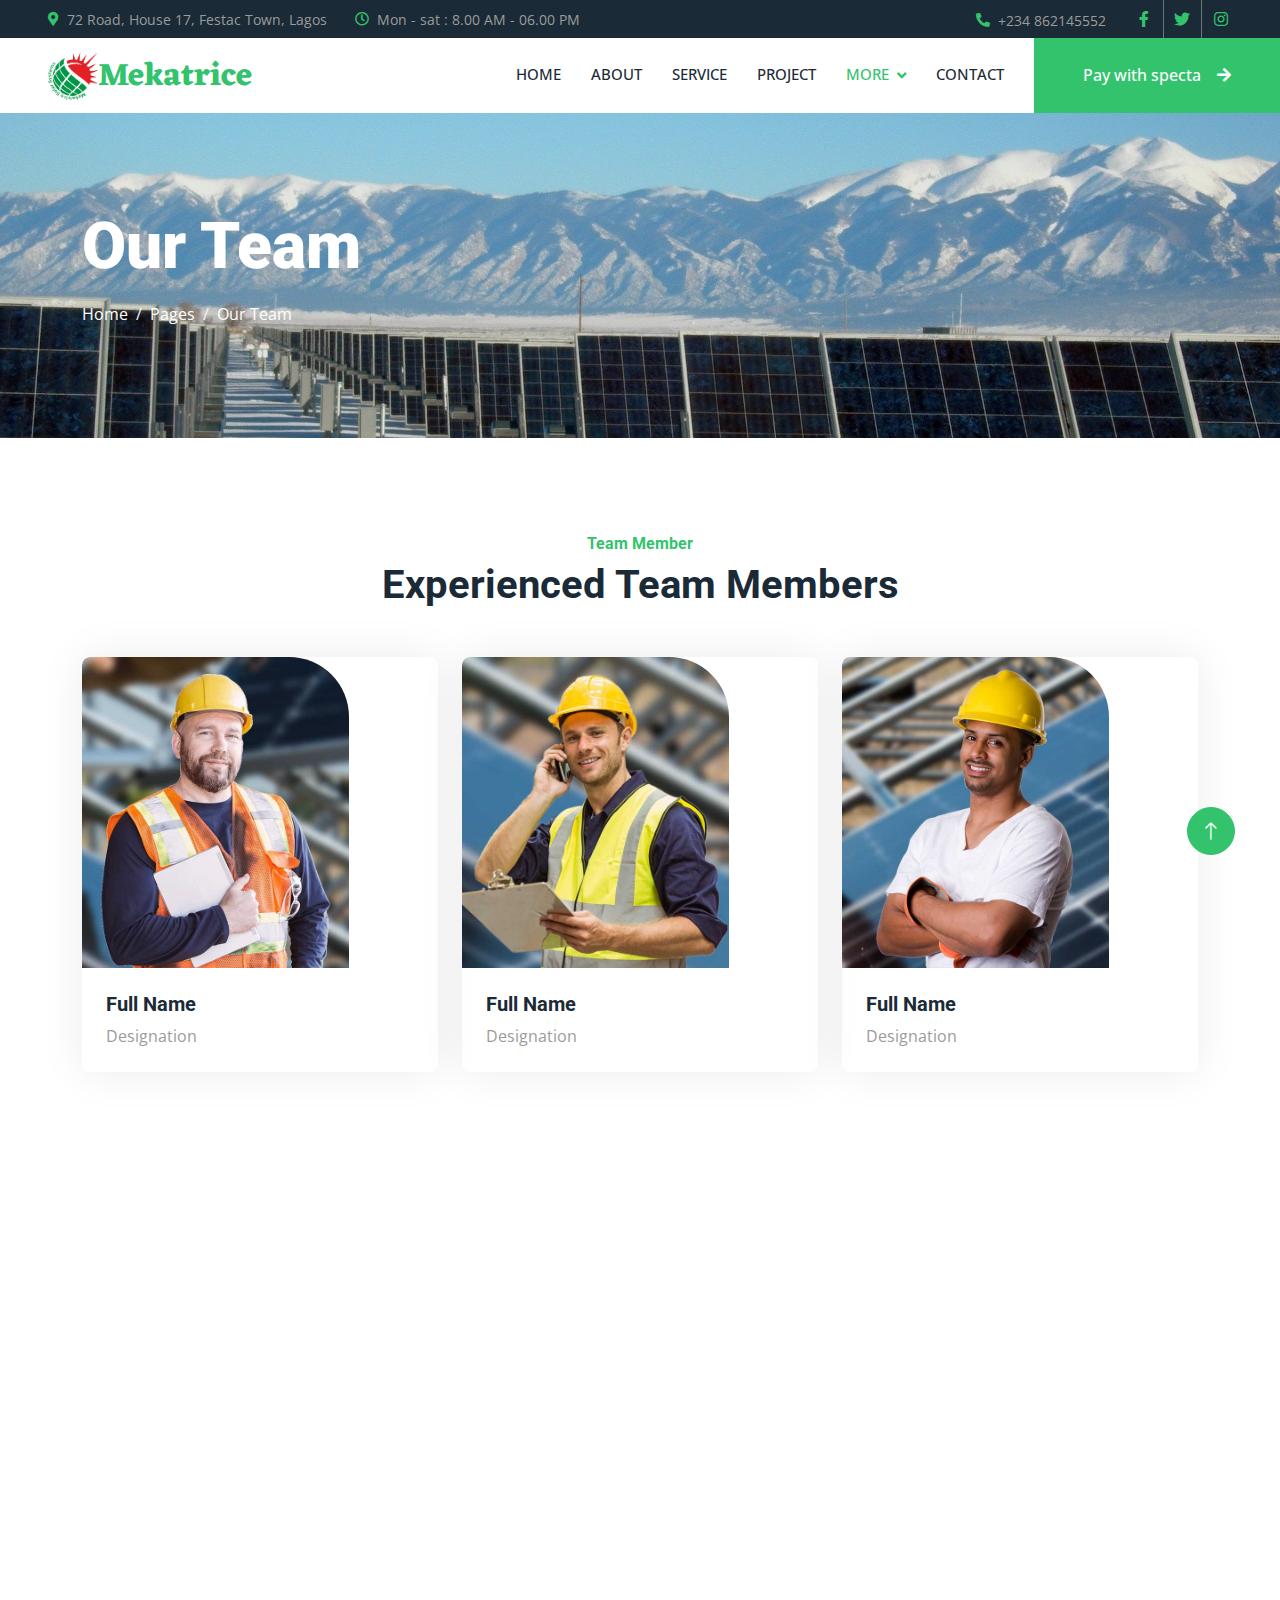
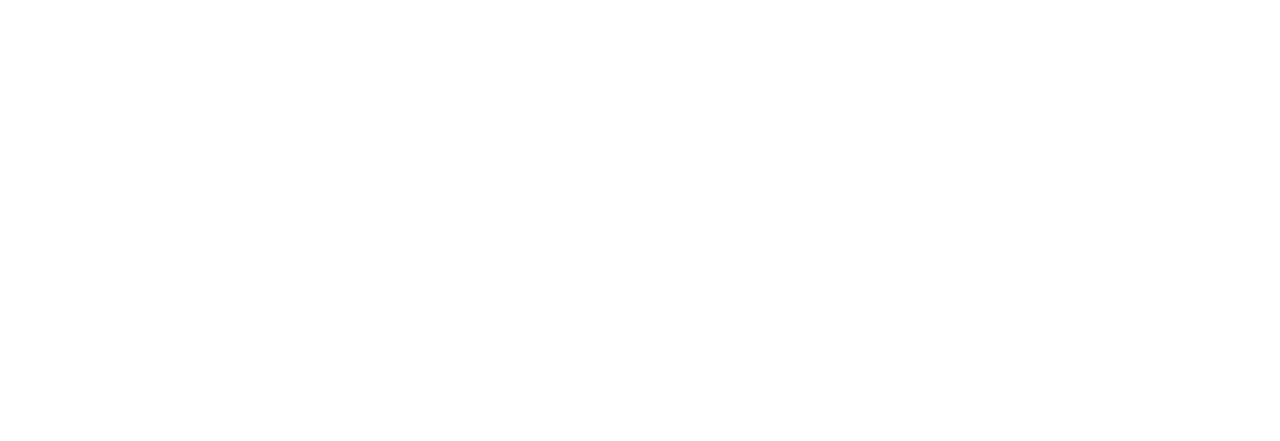
<file: team.html>
<!DOCTYPE html>
<html lang="en">

<head>
    <meta charset="utf-8">
    <title>Mekatrice - Solar and Renewable Energy</title>
    <meta content="width=device-width, initial-scale=1.0" name="viewport">
    <meta content="" name="keywords">
    <meta content="" name="description">

    <!-- Favicon -->
    <link href="logo.png" rel="icon">

    <!-- Google Web Fonts -->
    <link rel="preconnect" href="https://fonts.googleapis.com">
    <link rel="preconnect" href="https://fonts.gstatic.com" crossorigin>
    <link href="https://fonts.googleapis.com/css2?family=Open+Sans:wght@400;500&family=Roboto:wght@500;700;900&display=swap" rel="stylesheet"> 
    <link href="https://fonts.googleapis.com/css2?family=Eczar&display=swap" rel="stylesheet">

    <!-- Icon Font Stylesheet -->
    <link href="https://cdnjs.cloudflare.com/ajax/libs/font-awesome/5.10.0/css/all.min.css" rel="stylesheet">
    <link href="https://cdn.jsdelivr.net/npm/bootstrap-icons@1.4.1/font/bootstrap-icons.css" rel="stylesheet">

    <!-- Libraries Stylesheet -->
    <link href="lib/animate/animate.min.css" rel="stylesheet">
    <link href="lib/owlcarousel/assets/owl.carousel.min.css" rel="stylesheet">
    <link href="lib/lightbox/css/lightbox.min.css" rel="stylesheet">

    <!-- Customized Bootstrap Stylesheet -->
    <link href="css/bootstrap.min.css" rel="stylesheet">

    <!-- Template Stylesheet -->
    <link href="css/style.css" rel="stylesheet">
</head>

<body>
    <!-- Spinner Start -->
    <div id="spinner" class="show bg-white position-fixed translate-middle w-100 vh-100 top-50 start-50 d-flex align-items-center justify-content-center">
        <div class="spinner-border text-primary" style="width: 3rem; height: 3rem;" role="status">
            <span class="sr-only">Loading...</span>
        </div>
    </div>
    <!-- Spinner End -->


    <!-- Topbar Start -->
    <div class="container-fluid bg-dark p-0">
        <div class="row gx-0 d-none d-lg-flex">
            <div class="col-lg-7 px-5 text-start">
                <div class="h-100 d-inline-flex align-items-center me-4">
                    <small class="fa fa-map-marker-alt text-primary me-2"></small>
                    <small>72 Road, House 17, Festac Town, Lagos</small>
                </div>
                <div class="h-100 d-inline-flex align-items-center">
                    <small class="far fa-clock text-primary me-2"></small>
                    <small>Mon - sat : 8.00 AM - 06.00 PM</small>
                </div>
            </div>
            <div class="col-lg-5 px-5 text-end">
                <div class="h-100 d-inline-flex align-items-center me-4">
                    <small class="fa fa-phone-alt text-primary me-2"></small>
                    <small>+234 862145552</small>
                </div>
                <div class="h-100 d-inline-flex align-items-center mx-n2">
                    <a class="btn btn-square btn-link rounded-0 border-0 border-end border-secondary" href="https://www.facebook.com/mekatricesolarsystems"><i class="fab fa-facebook-f"></i></a>
                    <a class="btn btn-square btn-link rounded-0 border-0 border-end border-secondary" href="https://twitter.com/Mekatricesolar?t=bTSNY7cfKp7Juy4iI0xN5g&s=09"><i class="fab fa-twitter"></i></a>
                    <!--<a class="btn btn-square btn-link rounded-0 border-0 border-end border-secondary" href=""><i class="fab fa-linkedin-in"></i></a>-->
                    <a class="btn btn-square btn-link rounded-0" href="https://www.instagram.com/mekatricesolarsystem?igshid=YmMyMTA2M2Y="><i class="fab fa-instagram"></i></a>
                </div>
            </div>
        </div>
    </div>
    <!-- Topbar End -->


    <!-- Navbar Start -->
    <nav class="navbar navbar-expand-lg bg-white navbar-light sticky-top p-0">
        <a href="index.html" class="navbar-brand d-flex align-items-center px-4 px-lg-5">
            <img src="logo.png" alt="Mekatrice Logo">
            <h2 class="m-0 text-primary"><span style="font-family: 'Eczar', serif;">Mekatrice</span></h2>
        </a>
        <button type="button" class="navbar-toggler me-4" data-bs-toggle="collapse" data-bs-target="#navbarCollapse">
            <span class="navbar-toggler-icon"></span>
        </button>
        <div class="collapse navbar-collapse" id="navbarCollapse">
            <div class="navbar-nav ms-auto p-4 p-lg-0">
                <a href="index.html" class="nav-item nav-link">Home</a>
                <a href="about.html" class="nav-item nav-link">About</a>
                <a href="service.html" class="nav-item nav-link">Service</a>
                <a href="project.html" class="nav-item nav-link">Project</a>
                <div class="nav-item dropdown">
                    <a href="#" class="nav-link dropdown-toggle active" data-bs-toggle="dropdown">More</a>
                    <div class="dropdown-menu bg-light m-0">
                        <a href="feature.html" class="dropdown-item">Feature</a>
                        <a href="quote.html" class="dropdown-item">FAQ</a>
                        <a href="team.html" class="dropdown-item">Our Team</a>
                        <a href="testimonial.html" class="dropdown-item">Testimonial</a>
                        <a href="pay.html" class="dropdown-item">Pay with specta</a>
                        <a href="packages.html" class="dropdown-item">packages</a>
                    </div>
                </div>
                <a href="contact.html" class="nav-item nav-link">Contact</a>
            </div>
            <a href="pay.html" class="btn btn-primary rounded-0 py-4 px-lg-5 d-none d-lg-block">Pay with specta<i class="fa fa-arrow-right ms-3"></i></a>
        </div>
    </nav>
    <!-- Navbar End -->


    <!-- Page Header Start -->
    <div class="container-fluid page-header py-5 mb-5">
        <div class="container py-5">
            <h1 class="display-3 text-white mb-3 animated slideInDown">Our Team</h1>
            <nav aria-label="breadcrumb animated slideInDown">
                <ol class="breadcrumb">
                    <li class="breadcrumb-item"><a class="text-white" href="#">Home</a></li>
                    <li class="breadcrumb-item"><a class="text-white" href="#">Pages</a></li>
                    <li class="breadcrumb-item text-white active" aria-current="page">Our Team</li>
                </ol>
            </nav>
        </div>
    </div>
    <!-- Page Header End -->


    <!-- Team Start -->
    <div class="container-xxl py-5">
        <div class="container">
            <div class="text-center mx-auto mb-5 wow fadeInUp" data-wow-delay="0.1s" style="max-width: 600px;">
                <h6 class="text-primary">Team Member</h6>
                <h1 class="mb-4">Experienced Team Members</h1>
            </div>
            <div class="row g-4">
                <div class="col-lg-4 col-md-6 wow fadeInUp" data-wow-delay="0.1s">
                    <div class="team-item rounded overflow-hidden">
                        <div class="d-flex">
                            <img class="img-fluid w-75" src="img/team-1.jpg" alt="">
                        </div>
                        <div class="p-4">
                            <h5>Full Name</h5>
                            <span>Designation</span>
                        </div>
                    </div>
                </div>
                <div class="col-lg-4 col-md-6 wow fadeInUp" data-wow-delay="0.3s">
                    <div class="team-item rounded overflow-hidden">
                        <div class="d-flex">
                            <img class="img-fluid w-75" src="img/team-2.jpg" alt="">
                        </div>
                        <div class="p-4">
                            <h5>Full Name</h5>
                            <span>Designation</span>
                        </div>
                    </div>
                </div>
                <div class="col-lg-4 col-md-6 wow fadeInUp" data-wow-delay="0.5s">
                    <div class="team-item rounded overflow-hidden">
                        <div class="d-flex">
                            <img class="img-fluid w-75" src="img/team-3.jpg" alt="">
                        </div>
                        <div class="p-4">
                            <h5>Full Name</h5>
                            <span>Designation</span>
                        </div>
                    </div>
                </div>
                <div class="col-lg-4 col-md-6 wow fadeInUp" data-wow-delay="0.1s">
                    <div class="team-item rounded overflow-hidden">
                        <div class="d-flex">
                            <img class="img-fluid w-75" src="img/team-2.jpg" alt="">
                        </div>
                        <div class="p-4">
                            <h5>Full Name</h5>
                            <span>Designation</span>
                        </div>
                    </div>
                </div>
                <div class="col-lg-4 col-md-6 wow fadeInUp" data-wow-delay="0.3s">
                    <div class="team-item rounded overflow-hidden">
                        <div class="d-flex">
                            <img class="img-fluid w-75" src="img/team-3.jpg" alt="">
                        </div>
                        <div class="p-4">
                            <h5>Full Name</h5>
                            <span>Designation</span>
                        </div>
                    </div>
                </div>
                <div class="col-lg-4 col-md-6 wow fadeInUp" data-wow-delay="0.5s">
                    <div class="team-item rounded overflow-hidden">
                        <div class="d-flex">
                            <img class="img-fluid w-75" src="img/team-1.jpg" alt="">
                        </div>
                        <div class="p-4">
                            <h5>Full Name</h5>
                            <span>Designation</span>
                        </div>
                    </div>
                </div>
            </div>
        </div>
    </div>
    <!-- Team End -->
        

    <!-- Footer Start -->
    <div class="container-fluid bg-dark text-body footer mt-5 pt-5 wow fadeIn" data-wow-delay="0.1s">
        <div class="container py-5">
            <div class="row g-5">
                <div class="col-lg-3 col-md-6">
                    <h5 class="text-white mb-4">Address</h5>
                    <p class="mb-2"><i class="fa fa-map-marker-alt me-3"></i>72 Road, House 17, Festac Town, Lagos</p>
                    <p class="mb-2"><i class="fa fa-phone-alt me-3"></i>+234 862145552</p>
                    <p class="mb-2"><i class="fa fa-envelope me-3"></i>info@example.com</p>
                    <div class="d-flex pt-2">
                        <a class="btn btn-square btn-outline-light btn-social" href="https://www.instagram.com/mekatricesolarsystem?igshid=YmMyMTA2M2Y="><i class="fab fa-instagram"></i></a>
                        <a class="btn btn-square btn-outline-light btn-social" href="https://www.facebook.com/mekatricesolarsystems"><i class="fab fa-facebook-f"></i></a>
                        <a class="btn btn-square btn-outline-light btn-social" href="https://twitter.com/Mekatricesolar?t=bTSNY7cfKp7Juy4iI0xN5g&s=09"><i class="fab fa-twitter"></i></a>
                    </div>
                </div>
                <div class="col-lg-3 col-md-6">
                    <h5 class="text-white mb-4">Quick Links</h5>
                    <a class="btn btn-link" href="about.html">About Us</a>
                    <a class="btn btn-link" href="contact.html">Contact Us</a>
                    <a class="btn btn-link" href="service.html">Our Services</a>
                    <a class="btn btn-link" href="">Terms & Condition</a>
                    <a class="btn btn-link" href="">Support</a>
                </div>
                <div class="col-lg-3 col-md-6">
                    <h5 class="text-white mb-4">Project Gallery</h5>
                    <div class="row g-2">
                        <div class="col-4">
                            <img class="img-fluid rounded" src="img/mekatrice-5.jpg" alt="mekatrice solar systems">
                        </div>
                        <div class="col-4">
                            <img class="img-fluid rounded" src="img/mekatrice-2.jpg" alt="mekatrice solar systems">
                        </div>
                        <div class="col-4">
                            <img class="img-fluid rounded" src="img/mekatrice-3.jpg" alt="mekatrice solar systems">
                        </div>
                        <div class="col-4">
                            <img class="img-fluid rounded" src="logo.png" alt="mekatrice solar systems">
                        </div>
                        <div class="col-4">
                            <img class="img-fluid rounded" src="img/mekatrice office.jpg" alt="mekatrice office">
                        </div>
                        <div class="col-4">
                            <img class="img-fluid rounded" src="img/mekatrice reception.jpg" alt="mekatrice reception">
                        </div>
                    </div>
                </div>
                <div class="col-lg-3 col-md-6">
                    <h5 class="text-white mb-4">Newsletter</h5>
                    <p>subscribe To keep in touch with our Services.</p>
                    <div class="position-relative mx-auto" style="max-width: 400px;">
                        <input class="form-control border-0 w-100 py-3 ps-4 pe-5" type="text" placeholder="Your email">
                        <button type="button" class="btn btn-primary py-2 position-absolute top-0 end-0 mt-2 me-2">Subscribe</button>
                    </div>
                </div>
            </div>
        </div>
        <div class="container">
            <div class="copyright">
                <div class="row">
                    <div class="col-md-6 text-center text-md-start mb-3 mb-md-0">
                        &copy; <a href="#">Mekatrice Solar Systems</a>, All Right Reserved.
                    </div>
                </div>
            </div>
        </div>
    </div>
    <!-- Footer End -->


    <!-- Back to Top -->
    <a href="#" class="btn btn-lg btn-primary btn-lg-square rounded-circle back-to-top"><i class="bi bi-arrow-up"></i></a>


    <!-- JavaScript Libraries -->
    <script src="https://code.jquery.com/jquery-3.4.1.min.js"></script>
    <script src="https://cdn.jsdelivr.net/npm/bootstrap@5.0.0/dist/js/bootstrap.bundle.min.js"></script>
    <script src="lib/wow/wow.min.js"></script>
    <script src="lib/easing/easing.min.js"></script>
    <script src="lib/waypoints/waypoints.min.js"></script>
    <script src="lib/counterup/counterup.min.js"></script>
    <script src="lib/owlcarousel/owl.carousel.min.js"></script>
    <script src="lib/isotope/isotope.pkgd.min.js"></script>
    <script src="lib/lightbox/js/lightbox.min.js"></script>

    <!-- Template Javascript -->
    <script src="js/main.js"></script>
</body>

</html>
</file>
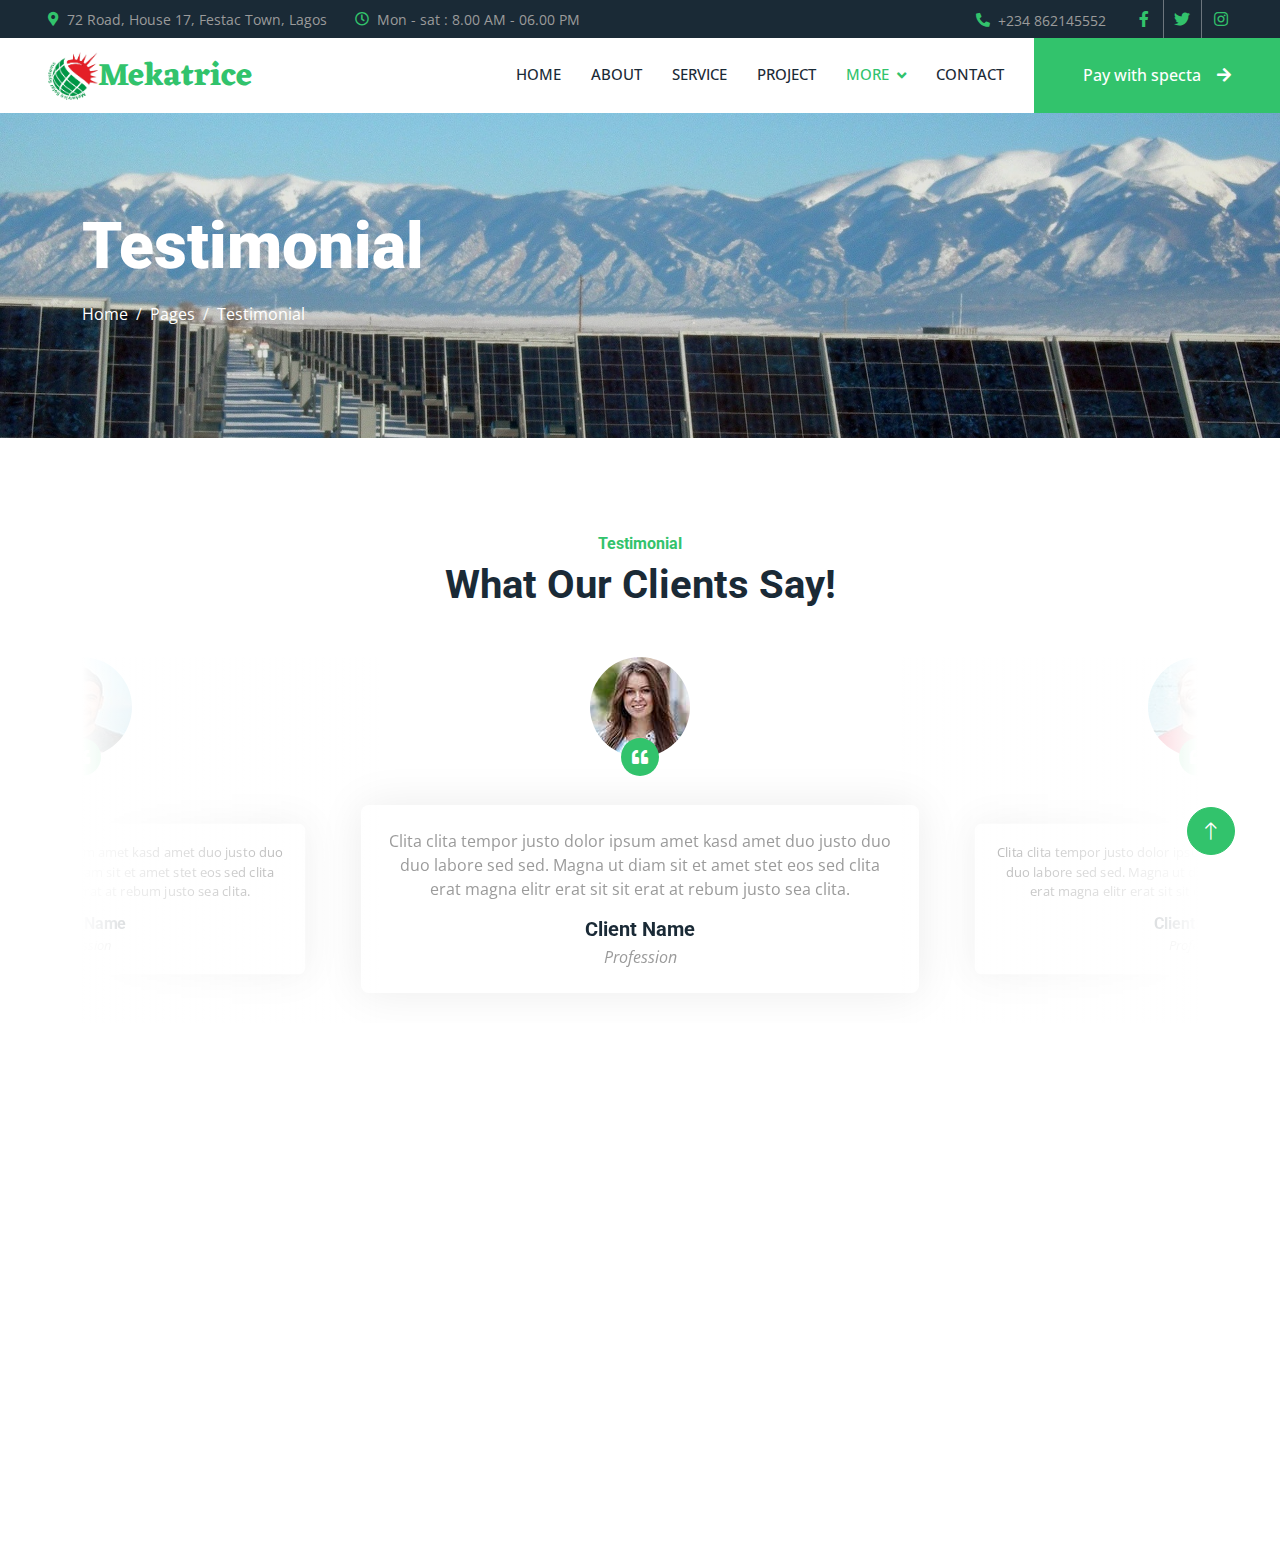
<file: testimonial.html>
<!DOCTYPE html>
<html lang="en">

<head>
    <meta charset="utf-8">
    <title>Mekatrice - Solar and Renewable Energy</title>
    <meta content="width=device-width, initial-scale=1.0" name="viewport">
    <meta content="" name="keywords">
    <meta content="" name="description">

    <!-- Favicon -->
    <link href="logo.png" rel="icon">

    <!-- Google Web Fonts -->
    <link rel="preconnect" href="https://fonts.googleapis.com">
    <link rel="preconnect" href="https://fonts.gstatic.com" crossorigin>
    <link href="https://fonts.googleapis.com/css2?family=Open+Sans:wght@400;500&family=Roboto:wght@500;700;900&display=swap" rel="stylesheet"> 
    <link href="https://fonts.googleapis.com/css2?family=Eczar&display=swap" rel="stylesheet">

    <!-- Icon Font Stylesheet -->
    <link href="https://cdnjs.cloudflare.com/ajax/libs/font-awesome/5.10.0/css/all.min.css" rel="stylesheet">
    <link href="https://cdn.jsdelivr.net/npm/bootstrap-icons@1.4.1/font/bootstrap-icons.css" rel="stylesheet">

    <!-- Libraries Stylesheet -->
    <link href="lib/animate/animate.min.css" rel="stylesheet">
    <link href="lib/owlcarousel/assets/owl.carousel.min.css" rel="stylesheet">
    <link href="lib/lightbox/css/lightbox.min.css" rel="stylesheet">

    <!-- Customized Bootstrap Stylesheet -->
    <link href="css/bootstrap.min.css" rel="stylesheet">

    <!-- Template Stylesheet -->
    <link href="css/style.css" rel="stylesheet">
</head>

<body>
    <!-- Spinner Start -->
    <div id="spinner" class="show bg-white position-fixed translate-middle w-100 vh-100 top-50 start-50 d-flex align-items-center justify-content-center">
        <div class="spinner-border text-primary" style="width: 3rem; height: 3rem;" role="status">
            <span class="sr-only">Loading...</span>
        </div>
    </div>
    <!-- Spinner End -->


    <!-- Topbar Start -->
    <div class="container-fluid bg-dark p-0">
        <div class="row gx-0 d-none d-lg-flex">
            <div class="col-lg-7 px-5 text-start">
                <div class="h-100 d-inline-flex align-items-center me-4">
                    <small class="fa fa-map-marker-alt text-primary me-2"></small>
                    <small>72 Road, House 17, Festac Town, Lagos</small>
                </div>
                <div class="h-100 d-inline-flex align-items-center">
                    <small class="far fa-clock text-primary me-2"></small>
                    <small>Mon - sat : 8.00 AM - 06.00 PM</small>
                </div>
            </div>
            <div class="col-lg-5 px-5 text-end">
                <div class="h-100 d-inline-flex align-items-center me-4">
                    <small class="fa fa-phone-alt text-primary me-2"></small>
                    <small>+234 862145552</small>
                </div>
                <div class="h-100 d-inline-flex align-items-center mx-n2">
                    <a class="btn btn-square btn-link rounded-0 border-0 border-end border-secondary" href="https://www.facebook.com/mekatricesolarsystems"><i class="fab fa-facebook-f"></i></a>
                    <a class="btn btn-square btn-link rounded-0 border-0 border-end border-secondary" href="https://twitter.com/Mekatricesolar?t=bTSNY7cfKp7Juy4iI0xN5g&s=09"><i class="fab fa-twitter"></i></a>
                    <!--<a class="btn btn-square btn-link rounded-0 border-0 border-end border-secondary" href=""><i class="fab fa-linkedin-in"></i></a>-->
                    <a class="btn btn-square btn-link rounded-0" href="https://www.instagram.com/mekatricesolarsystem?igshid=YmMyMTA2M2Y="><i class="fab fa-instagram"></i></a>
                </div>
            </div>
        </div>
    </div>
    <!-- Topbar End -->


    <!-- Navbar Start -->
    <nav class="navbar navbar-expand-lg bg-white navbar-light sticky-top p-0">
        <a href="index.html" class="navbar-brand d-flex align-items-center px-4 px-lg-5">
            <img src="logo.png" alt="Mekatrice Logo">
            <h2 class="m-0 text-primary"><span style="font-family: 'Eczar', serif;">Mekatrice</span></h2>
        </a>
        <button type="button" class="navbar-toggler me-4" data-bs-toggle="collapse" data-bs-target="#navbarCollapse">
            <span class="navbar-toggler-icon"></span>
        </button>
        <div class="collapse navbar-collapse" id="navbarCollapse">
            <div class="navbar-nav ms-auto p-4 p-lg-0">
                <a href="index.html" class="nav-item nav-link">Home</a>
                <a href="about.html" class="nav-item nav-link">About</a>
                <a href="service.html" class="nav-item nav-link">Service</a>
                <a href="project.html" class="nav-item nav-link">Project</a>
                <div class="nav-item dropdown">
                    <a href="#" class="nav-link dropdown-toggle active" data-bs-toggle="dropdown">More</a>
                    <div class="dropdown-menu bg-light m-0">
                        <a href="feature.html" class="dropdown-item">Feature</a>
                        <a href="quote.html" class="dropdown-item">FAQ</a>
                        <a href="team.html" class="dropdown-item">Our Team</a>
                        <a href="testimonial.html" class="dropdown-item">Testimonial</a>
                        <a href="pay.html" class="dropdown-item">Pay with specta</a>
                        <a href="packages.html" class="dropdown-item">packages</a>
                    </div>
                </div>
                <a href="contact.html" class="nav-item nav-link">Contact</a>
            </div>
            <a href="pay.html" class="btn btn-primary rounded-0 py-4 px-lg-5 d-none d-lg-block">Pay with specta<i class="fa fa-arrow-right ms-3"></i></a>
        </div>
    </nav>
    <!-- Navbar End -->


    <!-- Page Header Start -->
    <div class="container-fluid page-header py-5 mb-5">
        <div class="container py-5">
            <h1 class="display-3 text-white mb-3 animated slideInDown">Testimonial</h1>
            <nav aria-label="breadcrumb animated slideInDown">
                <ol class="breadcrumb">
                    <li class="breadcrumb-item"><a class="text-white" href="#">Home</a></li>
                    <li class="breadcrumb-item"><a class="text-white" href="#">Pages</a></li>
                    <li class="breadcrumb-item text-white active" aria-current="page">Testimonial</li>
                </ol>
            </nav>
        </div>
    </div>
    <!-- Page Header End -->


    <!-- Testimonial Start -->
    <div class="container-xxl py-5">
        <div class="container">
            <div class="text-center mx-auto mb-5 wow fadeInUp" data-wow-delay="0.1s" style="max-width: 600px;">
                <h6 class="text-primary">Testimonial</h6>
                <h1 class="mb-4">What Our Clients Say!</h1>
            </div>
            <div class="owl-carousel testimonial-carousel wow fadeInUp" data-wow-delay="0.1s">
                <div class="testimonial-item text-center">
                    <div class="testimonial-img position-relative">
                        <img class="img-fluid rounded-circle mx-auto mb-5" src="img/testimonial-1.jpg">
                        <div class="btn-square bg-primary rounded-circle">
                            <i class="fa fa-quote-left text-white"></i>
                        </div>
                    </div>
                    <div class="testimonial-text text-center rounded p-4">
                        <p>Clita clita tempor justo dolor ipsum amet kasd amet duo justo duo duo labore sed sed. Magna ut diam sit et amet stet eos sed clita erat magna elitr erat sit sit erat at rebum justo sea clita.</p>
                        <h5 class="mb-1">Client Name</h5>
                        <span class="fst-italic">Profession</span>
                    </div>
                </div>
                <div class="testimonial-item text-center">
                    <div class="testimonial-img position-relative">
                        <img class="img-fluid rounded-circle mx-auto mb-5" src="img/testimonial-2.jpg">
                        <div class="btn-square bg-primary rounded-circle">
                            <i class="fa fa-quote-left text-white"></i>
                        </div>
                    </div>
                    <div class="testimonial-text text-center rounded p-4">
                        <p>Clita clita tempor justo dolor ipsum amet kasd amet duo justo duo duo labore sed sed. Magna ut diam sit et amet stet eos sed clita erat magna elitr erat sit sit erat at rebum justo sea clita.</p>
                        <h5 class="mb-1">Client Name</h5>
                        <span class="fst-italic">Profession</span>
                    </div>
                </div>
                <div class="testimonial-item text-center">
                    <div class="testimonial-img position-relative">
                        <img class="img-fluid rounded-circle mx-auto mb-5" src="img/testimonial-3.jpg">
                        <div class="btn-square bg-primary rounded-circle">
                            <i class="fa fa-quote-left text-white"></i>
                        </div>
                    </div>
                    <div class="testimonial-text text-center rounded p-4">
                        <p>Clita clita tempor justo dolor ipsum amet kasd amet duo justo duo duo labore sed sed. Magna ut diam sit et amet stet eos sed clita erat magna elitr erat sit sit erat at rebum justo sea clita.</p>
                        <h5 class="mb-1">Client Name</h5>
                        <span class="fst-italic">Profession</span>
                    </div>
                </div>
            </div>
        </div>
    </div>
    <!-- Testimonial End -->
        

    <!-- Footer Start -->
    <div class="container-fluid bg-dark text-body footer mt-5 pt-5 wow fadeIn" data-wow-delay="0.1s">
        <div class="container py-5">
            <div class="row g-5">
                <div class="col-lg-3 col-md-6">
                    <h5 class="text-white mb-4">Address</h5>
                    <p class="mb-2"><i class="fa fa-map-marker-alt me-3"></i>72 Road, House 17, Festac Town, Lagos</p>
                    <p class="mb-2"><i class="fa fa-phone-alt me-3"></i>+234 862145552</p>
                    <p class="mb-2"><i class="fa fa-envelope me-3"></i>info@example.com</p>
                    <div class="d-flex pt-2">
                        <a class="btn btn-square btn-outline-light btn-social" href="https://www.instagram.com/mekatricesolarsystem?igshid=YmMyMTA2M2Y="><i class="fab fa-instagram"></i></a>
                        <a class="btn btn-square btn-outline-light btn-social" href="https://www.facebook.com/mekatricesolarsystems"><i class="fab fa-facebook-f"></i></a>
                        <a class="btn btn-square btn-outline-light btn-social" href="https://twitter.com/Mekatricesolar?t=bTSNY7cfKp7Juy4iI0xN5g&s=09"><i class="fab fa-twitter"></i></a>
                    </div>
                </div>
                <div class="col-lg-3 col-md-6">
                    <h5 class="text-white mb-4">Quick Links</h5>
                    <a class="btn btn-link" href="about.html">About Us</a>
                    <a class="btn btn-link" href="contact.html">Contact Us</a>
                    <a class="btn btn-link" href="service.html">Our Services</a>
                    <a class="btn btn-link" href="">Terms & Condition</a>
                    <a class="btn btn-link" href="">Support</a>
                </div>
                <div class="col-lg-3 col-md-6">
                    <h5 class="text-white mb-4">Project Gallery</h5>
                    <div class="row g-2">
                        <div class="col-4">
                            <img class="img-fluid rounded" src="img/mekatrice-5.jpg" alt="mekatrice solar systems">
                        </div>
                        <div class="col-4">
                            <img class="img-fluid rounded" src="img/mekatrice-2.jpg" alt="mekatrice solar systems">
                        </div>
                        <div class="col-4">
                            <img class="img-fluid rounded" src="img/mekatrice-3.jpg" alt="mekatrice solar systems">
                        </div>
                        <div class="col-4">
                            <img class="img-fluid rounded" src="logo.png" alt="mekatrice solar systems">
                        </div>
                        <div class="col-4">
                            <img class="img-fluid rounded" src="img/mekatrice office.jpg" alt="mekatrice office">
                        </div>
                        <div class="col-4">
                            <img class="img-fluid rounded" src="img/mekatrice reception.jpg" alt="mekatrice reception">
                        </div>
                    </div>
                </div>
                <div class="col-lg-3 col-md-6">
                    <h5 class="text-white mb-4">Newsletter</h5>
                    <p>subscribe To keep in touch with our Services.</p>
                    <div class="position-relative mx-auto" style="max-width: 400px;">
                        <input class="form-control border-0 w-100 py-3 ps-4 pe-5" type="text" placeholder="Your email">
                        <button type="button" class="btn btn-primary py-2 position-absolute top-0 end-0 mt-2 me-2">Subscribe</button>
                    </div>
                </div>
            </div>
        </div>
        <div class="container">
            <div class="copyright">
                <div class="row">
                    <div class="col-md-6 text-center text-md-start mb-3 mb-md-0">
                        &copy; <a href="#">Mekatrice Solar Systems</a>, All Right Reserved.
                    </div>

                </div>
            </div>
        </div>
    </div>
    <!-- Footer End -->


    <!-- Back to Top -->
    <a href="#" class="btn btn-lg btn-primary btn-lg-square rounded-circle back-to-top"><i class="bi bi-arrow-up"></i></a>


    <!-- JavaScript Libraries -->
    <script src="https://code.jquery.com/jquery-3.4.1.min.js"></script>
    <script src="https://cdn.jsdelivr.net/npm/bootstrap@5.0.0/dist/js/bootstrap.bundle.min.js"></script>
    <script src="lib/wow/wow.min.js"></script>
    <script src="lib/easing/easing.min.js"></script>
    <script src="lib/waypoints/waypoints.min.js"></script>
    <script src="lib/counterup/counterup.min.js"></script>
    <script src="lib/owlcarousel/owl.carousel.min.js"></script>
    <script src="lib/isotope/isotope.pkgd.min.js"></script>
    <script src="lib/lightbox/js/lightbox.min.js"></script>

    <!-- Template Javascript -->
    <script src="js/main.js"></script>
</body>

</html>
</file>
<file: css/style.css>
/********** Template CSS **********/
:root {
    --primary: #32C36C;
    --light: #F6F7F8;
    --dark: #1A2A36;
}


.fw-medium {
    font-weight: 500 !important;
}

.fw-bold {
    font-weight: 700 !important;
}

.fw-black {
    font-weight: 900 !important;
}

.back-to-top {
    position: fixed;
    display: none;
    right: 45px;
    bottom: 45px;
    z-index: 99;
}

img {
    width: 50px;
}


/*** Spinner ***/
#spinner {
    opacity: 0;
    visibility: hidden;
    transition: opacity .5s ease-out, visibility 0s linear .5s;
    z-index: 99999;
}

#spinner.show {
    transition: opacity .5s ease-out, visibility 0s linear 0s;
    visibility: visible;
    opacity: 1;
}


/*** Button ***/
.btn {
    font-weight: 500;
    transition: .5s;
}

.btn.btn-primary,
.btn.btn-outline-primary:hover {
    color: #FFFFFF;
}

.btn-square {
    width: 38px;
    height: 38px;
}

.btn-sm-square {
    width: 32px;
    height: 32px;
}

.btn-lg-square {
    width: 48px;
    height: 48px;
}

.btn-square,
.btn-sm-square,
.btn-lg-square {
    padding: 0;
    display: flex;
    align-items: center;
    justify-content: center;
    font-weight: normal;
}

/*** Navbar ***/
.navbar.sticky-top {
    top: -100px;
    transition: .5s;
}

.navbar .navbar-brand,
.navbar a.btn {
    height: 75px;
}

.navbar .navbar-nav .nav-link {
    margin-right: 30px;
    padding: 25px 0;
    color: var(--dark);
    font-size: 15px;
    font-weight: 500;
    text-transform: uppercase;
    outline: none;
}

.navbar .navbar-nav .nav-link:hover,
.navbar .navbar-nav .nav-link.active {
    color: var(--primary);
}

.navbar .dropdown-toggle::after {
    border: none;
    content: "\f107";
    font-family: "Font Awesome 5 Free";
    font-weight: 900;
    vertical-align: middle;
    margin-left: 8px;
}

@media (max-width: 991.98px) {
    .navbar .navbar-nav .nav-link  {
        margin-right: 0;
        padding: 10px 0;
    }

    .navbar .navbar-nav {
        border-top: 1px solid #EEEEEE;
    }
}

@media (min-width: 992px) {
    .navbar .nav-item .dropdown-menu {
        display: block;
        border: none;
        margin-top: 0;
        top: 150%;
        opacity: 0;
        visibility: hidden;
        transition: .5s;
    }

    .navbar .nav-item:hover .dropdown-menu {
        top: 100%;
        visibility: visible;
        transition: .5s;
        opacity: 1;
    }
}


/*** Header ***/
.owl-carousel-inner {
    position: absolute;
    width: 100%;
    height: 100%;
    top: 0;
    left: 0;
    display: flex;
    align-items: center;
    background: rgba(0, 0, 0, .1);
}

@media (max-width: 768px) {
    .header-carousel .owl-carousel-item {
        position: relative;
        min-height: 500px;
    }

    .header-carousel .owl-carousel-item img {
        position: absolute;
        width: 100%;
        height: 100%;
        object-fit: cover;
    }

    .header-carousel .owl-carousel-item p {
        font-size: 16px !important;
    }
}

.header-carousel .owl-dots {
    position: absolute;
    width: 60px;
    height: 100%;
    top: 0;
    right: 30px;
    display: flex;
    flex-direction: column;
    align-items: center;
    justify-content: center;
}

.header-carousel .owl-dots .owl-dot {
    position: relative;
    width: 45px;
    height: 45px;
    margin: 5px 0;
    background: #FFFFFF;
    box-shadow: 0 0 30px rgba(255, 255, 255, .9);
    border-radius: 45px;
    transition: .5s;
}

.header-carousel .owl-dots .owl-dot.active {
    width: 60px;
    height: 60px;
}

.header-carousel .owl-dots .owl-dot img {
    position: absolute;
    width: 100%;
    height: 100%;
    object-fit: cover;
    padding: 2px;
    border-radius: 45px;
    transition: .5s;
}

.page-header {
    background: linear-gradient(rgba(0, 0, 0, .1), rgba(0, 0, 0, .1)), url(../img/carousel-1.jpg) center center no-repeat;
    background-size: cover;
}

.breadcrumb-item + .breadcrumb-item::before {
    color: var(--light);
}

/** packages table**/

@media 
only screen and (max-width: 760px),
(min-device-width: 768px) and (max-device-width: 1024px)  {

/* Force table to not be like tables anymore */
table, thead, tbody, th, td, tr { 
    display: block; 
}

/* Hide table headers (but not display: none;, for accessibility) */
thead tr { 
    position: absolute;
    top: -9999px;
    left: -9999px;
}

tr { border: 1px solid #ccc; }

td { 
    /* Behave  like a "row" */
    border: none;
    border-bottom: 1px solid #eee; 
    position: relative;
    padding-left: 50%; 
}

td:before { 
    /* Now like a table header */
    position: absolute;
    /* Top/left values mimic padding */
    top: 6px;
    left: 6px;
    width: 45%; 
    padding-right: 10px; 
    white-space: nowrap;
}

/*
Label the data
*/
td:nth-of-type(1):after { content: "     Inverter"; }
td:nth-of-type(2):after { content: "      Battery"; }
td:nth-of-type(3):after { content: "      solar panel"; }
td:nth-of-type(4):after { content: "      Naira (Price with solar panel)"; }
td:nth-of-type(5):after { content: "        Naira (Price without solar panel)"; }
td:nth-of-type(6):after { content: "        (Load)"; }
}

/*** About ***/
@media (min-width: 992px) {
    .container.about {
        max-width: 100% !important;
    }

    .about-text  {
        padding-right: calc(((100% - 960px) / 2) + .75rem);
    }
}

@media (min-width: 1200px) {
    .about-text  {
        padding-right: calc(((100% - 1140px) / 2) + .75rem);
    }
}

@media (min-width: 1400px) {
    .about-text  {
        padding-right: calc(((100% - 1320px) / 2) + .75rem);
    }
}


/*** Service ***/
.service-item {
    box-shadow: 0 0 45px rgba(0, 0, 0, .08);
}

.service-icon {
    position: relative;
    margin: -50px 0 25px 0;
    width: 100px;
    height: 100px;
    display: flex;
    align-items: center;
    justify-content: center;
    color: var(--primary);
    background: #FFFFFF;
    border-radius: 100px;
    box-shadow: 0 0 45px rgba(0, 0, 0, .08);
    transition: .5s;
}

.service-item:hover .service-icon {
    color: #FFFFFF;
    background: var(--primary);
}


/*** Feature ***/
@media (min-width: 992px) {
    .container.feature {
        max-width: 100% !important;
    }

    .feature-text  {
        padding-left: calc(((100% - 960px) / 2) + .75rem);
    }
}

@media (min-width: 1200px) {
    .feature-text  {
        padding-left: calc(((100% - 1140px) / 2) + .75rem);
    }
}

@media (min-width: 1400px) {
    .feature-text  {
        padding-left: calc(((100% - 1320px) / 2) + .75rem);
    }
}


/*** Project Portfolio ***/
#portfolio-flters li {
    display: inline-block;
    font-weight: 500;
    color: var(--dark);
    cursor: pointer;
    transition: .5s;
    border-bottom: 2px solid transparent;
}

#portfolio-flters li:hover,
#portfolio-flters li.active {
    color: var(--primary);
    border-color: var(--primary);
}

.portfolio-img {
    position: relative;
}

.portfolio-img::before,
.portfolio-img::after {
    position: absolute;
    content: "";
    width: 0;
    height: 100%;
    top: 0;
    background: var(--dark);
    transition: .5s;
}

.portfolio-img::before {
    left: 50%;
}

.portfolio-img::after {
    right: 50%;
}

.portfolio-item:hover .portfolio-img::before {
    width: 51%;
    left: 0;
}

.portfolio-item:hover .portfolio-img::after {
    width: 51%;
    right: 0;
}

.portfolio-btn {
    position: absolute;
    top: 0;
    left: 0;
    width: 100%;
    height: 100%;
    display: flex;
    align-items: center;
    justify-content: center;
    opacity: 0;
    z-index: 1;
    transition: .5s;
}

.portfolio-item:hover .portfolio-btn {
    opacity: 1;
    transition-delay: .3s;
}


/*** Quote ***/
@media (min-width: 992px) {
    .container.quote {
        max-width: 100% !important;
    }

    .quote-text  {
        padding-right: calc(((100% - 960px) / 2) + .75rem);
    }
}

@media (min-width: 1200px) {
    .quote-text  {
        padding-right: calc(((100% - 1140px) / 2) + .75rem);
    }
}

@media (min-width: 1400px) {
    .quote-text  {
        padding-right: calc(((100% - 1320px) / 2) + .75rem);
    }
}


/*** Team ***/
.team-item {
    box-shadow: 0 0 45px rgba(0, 0, 0, .08);
}

.team-item img {
    border-radius: 8px 60px 0 0;
}

.team-item .team-social {
    display: flex;
    flex-direction: column;
    align-items: center;
    justify-content: flex-end;
    background: #FFFFFF;
    transition: .5s;
}


/*** Testimonial ***/
.testimonial-carousel::before {
    position: absolute;
    content: "";
    top: 0;
    left: 0;
    height: 100%;
    width: 0;
    background: linear-gradient(to right, rgba(255, 255, 255, 1) 0%, rgba(255, 255, 255, 0) 100%);
    z-index: 1;
}

.testimonial-carousel::after {
    position: absolute;
    content: "";
    top: 0;
    right: 0;
    height: 100%;
    width: 0;
    background: linear-gradient(to left, rgba(255, 255, 255, 1) 0%, rgba(255, 255, 255, 0) 100%);
    z-index: 1;
}

@media (min-width: 768px) {
    .testimonial-carousel::before,
    .testimonial-carousel::after {
        width: 200px;
    }
}

@media (min-width: 992px) {
    .testimonial-carousel::before,
    .testimonial-carousel::after {
        width: 300px;
    }
}

.testimonial-carousel .owl-nav {
    position: absolute;
    width: 350px;
    top: 20px;
    left: 50%;
    transform: translateX(-50%);
    display: flex;
    justify-content: space-between;
    opacity: 0;
    transition: .5s;
    z-index: 1;
}

.testimonial-carousel:hover .owl-nav {
    width: 300px;
    opacity: 1;
}

.testimonial-carousel .owl-nav .owl-prev,
.testimonial-carousel .owl-nav .owl-next {
    position: relative;
    color: var(--primary);
    font-size: 45px;
    transition: .5s;
}

.testimonial-carousel .owl-nav .owl-prev:hover,
.testimonial-carousel .owl-nav .owl-next:hover {
    color: var(--dark);
}

.testimonial-carousel .testimonial-img img {
    width: 100px;
    height: 100px;
}

.testimonial-carousel .testimonial-img .btn-square {
    position: absolute;
    bottom: -19px;
    left: 50%;
    transform: translateX(-50%);
}

.testimonial-carousel .owl-item .testimonial-text {
    margin-bottom: 30px;
    box-shadow: 0 0 45px rgba(0, 0, 0, .08);
    transform: scale(.8);
    transition: .5s;
}

.testimonial-carousel .owl-item.center .testimonial-text {
    transform: scale(1);
}


/*** Contact ***/
@media (min-width: 992px) {
    .container.contact {
        max-width: 100% !important;
    }

    .contact-text  {
        padding-left: calc(((100% - 960px) / 2) + .75rem);
    }
}

@media (min-width: 1200px) {
    .contact-text  {
        padding-left: calc(((100% - 1140px) / 2) + .75rem);
    }
}

@media (min-width: 1400px) {
    .contact-text  {
        padding-left: calc(((100% - 1320px) / 2) + .75rem);
    }
}


/*** Footer ***/
.footer .btn.btn-social {
    margin-right: 5px;
    color: #9B9B9B;
    border: 1px solid #9B9B9B;
    border-radius: 38px;
    transition: .3s;
}

.footer .btn.btn-social:hover {
    color: var(--primary);
    border-color: var(--light);
}

.footer .btn.btn-link {
    display: block;
    margin-bottom: 5px;
    padding: 0;
    text-align: left;
    color: #9B9B9B;
    font-weight: normal;
    text-transform: capitalize;
    transition: .3s;
}

.footer .btn.btn-link::before {
    position: relative;
    content: "\f105";
    font-family: "Font Awesome 5 Free";
    font-weight: 900;
    margin-right: 10px;
}

.footer .btn.btn-link:hover {
    color: #FFFFFF;
    letter-spacing: 1px;
    box-shadow: none;
}

.footer .copyright {
    padding: 25px 0;
    border-top: 1px solid rgba(256, 256, 256, .1);
}

.footer .copyright a {
    color: var(--light);
}

.footer .copyright a:hover {
    color: var(--primary);
}
</file>
